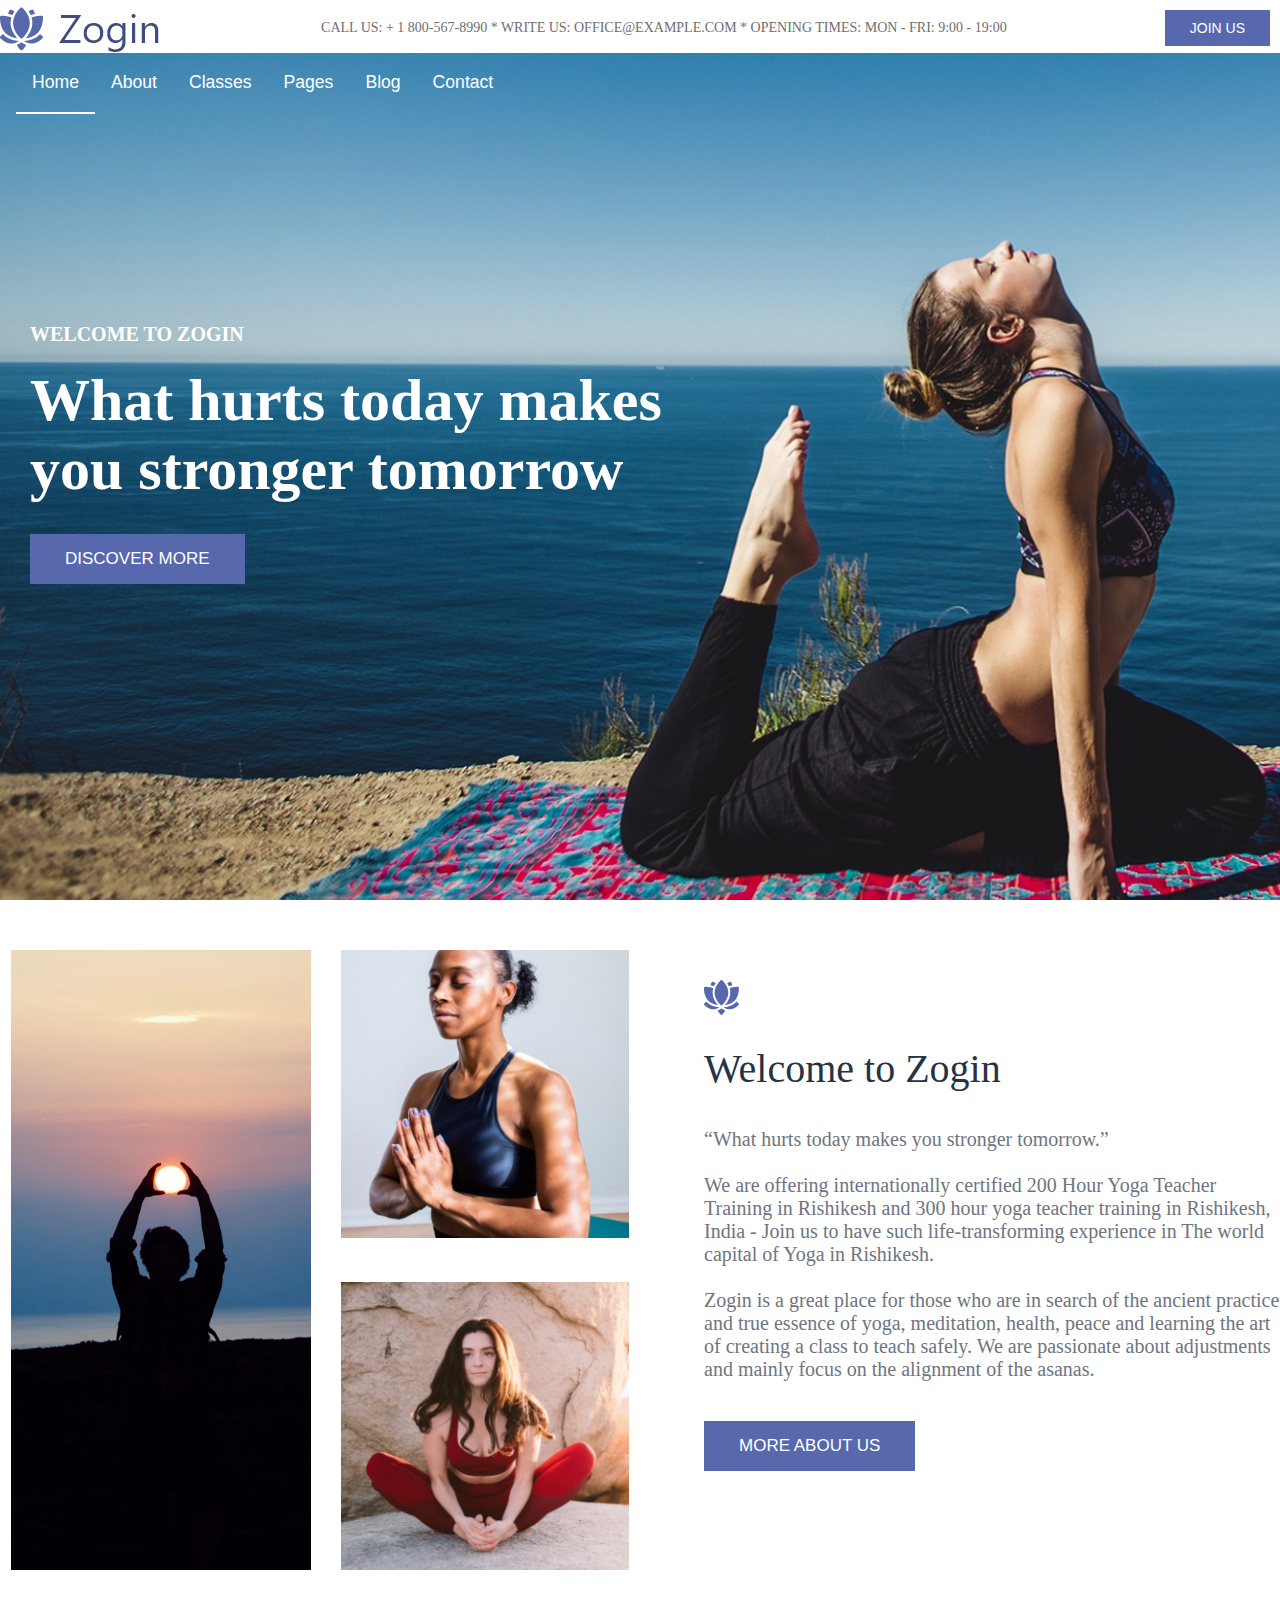
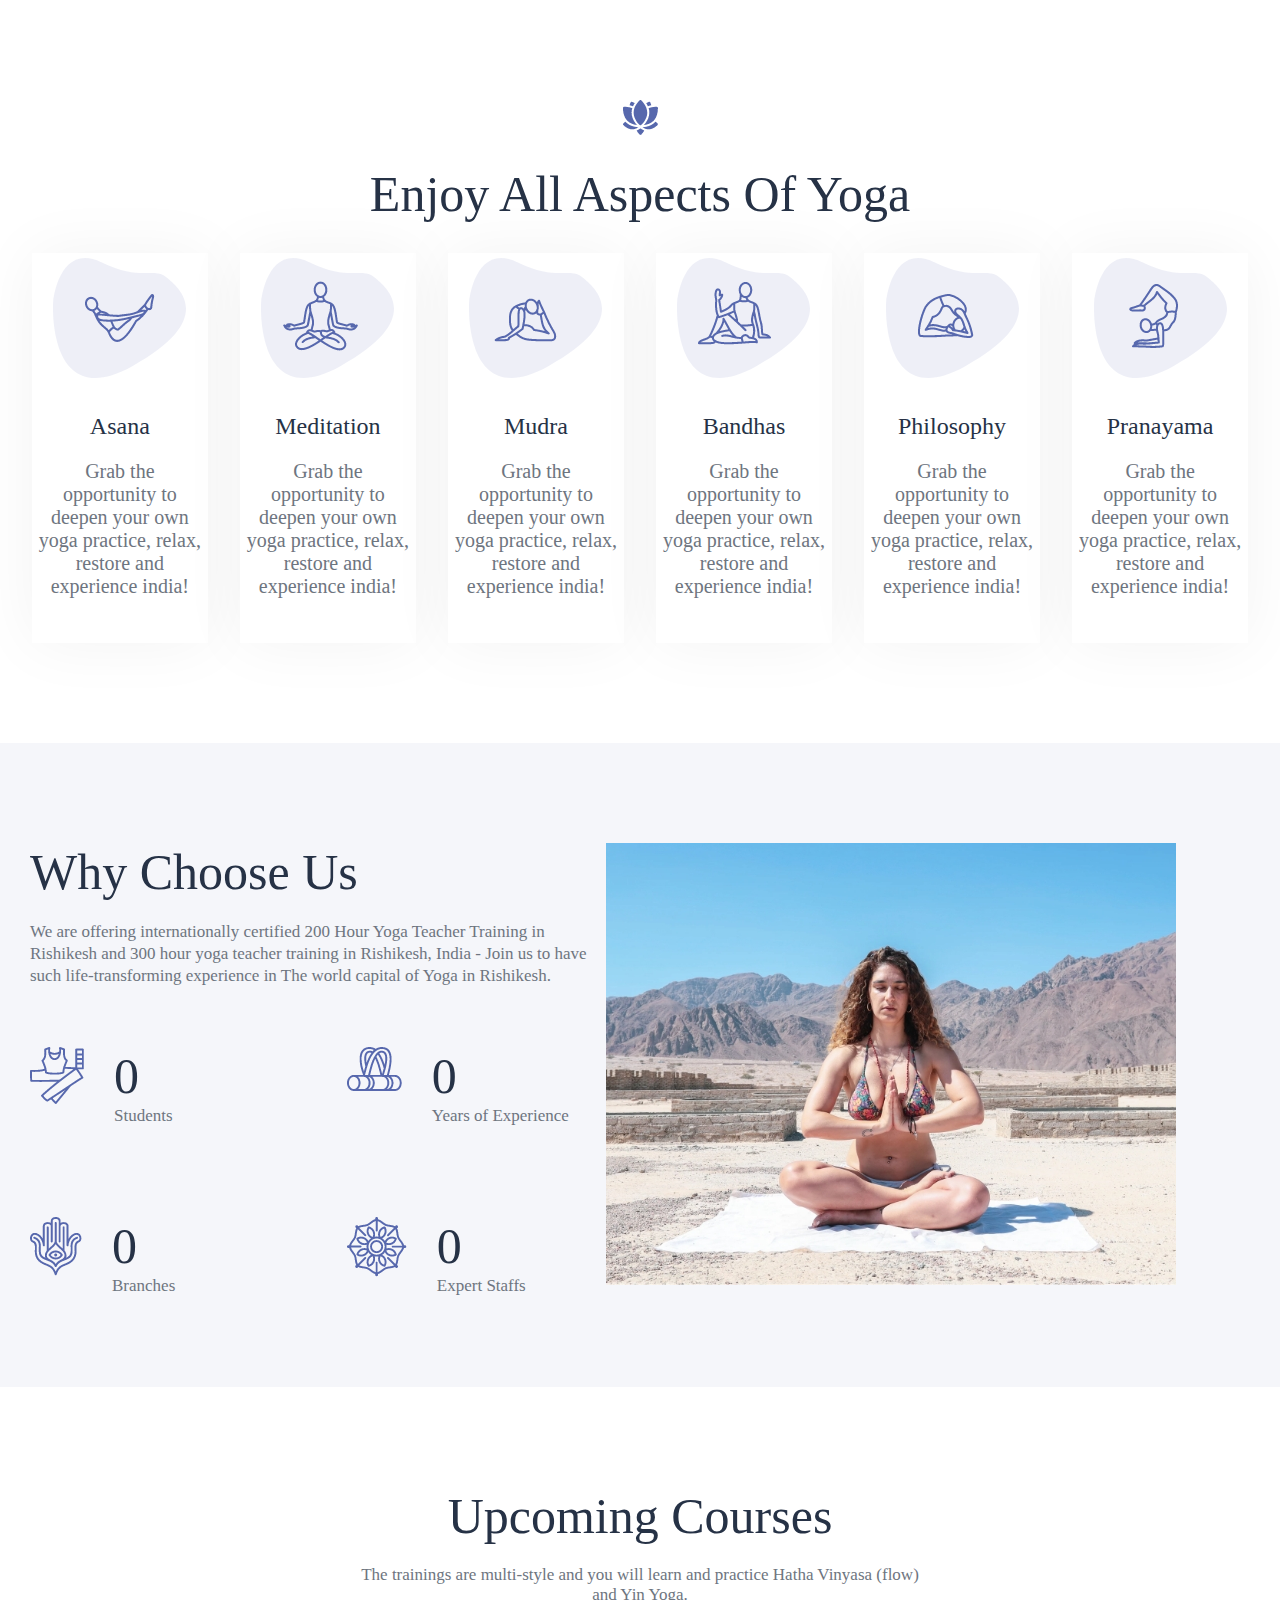
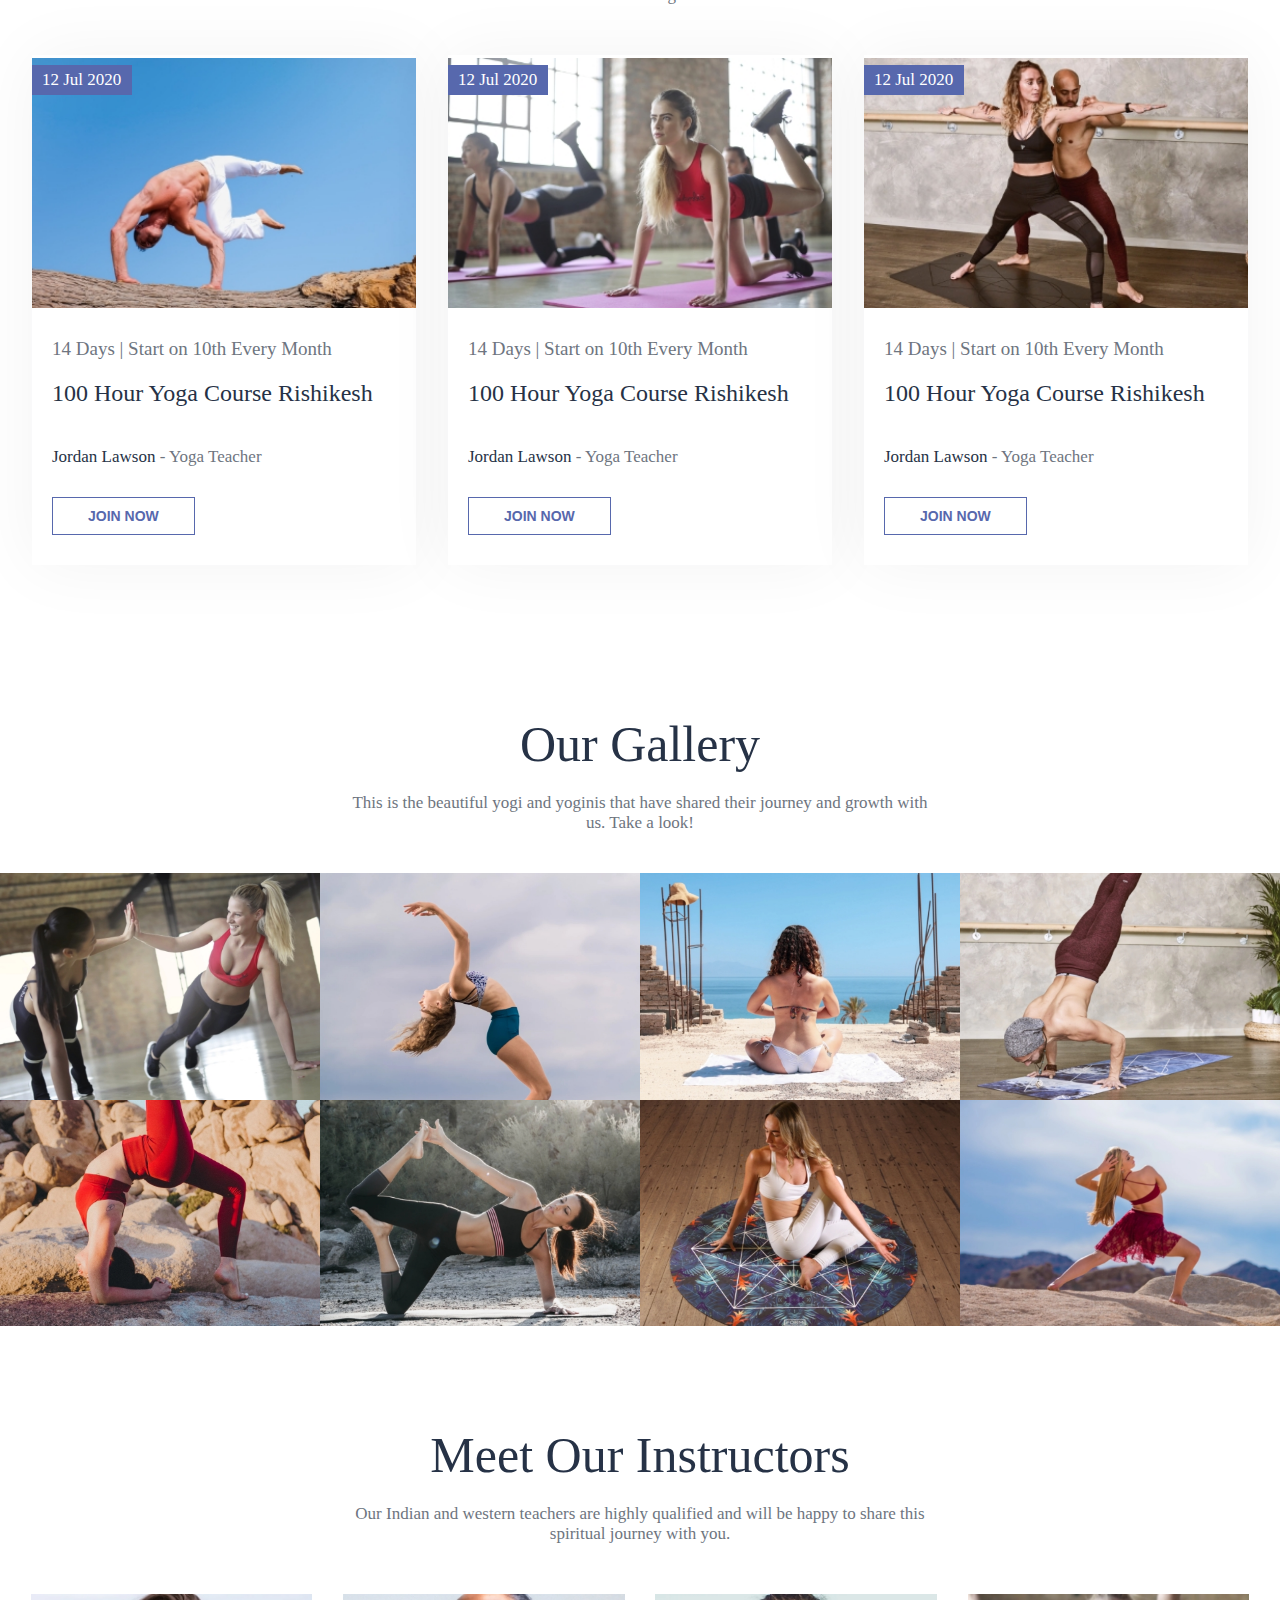
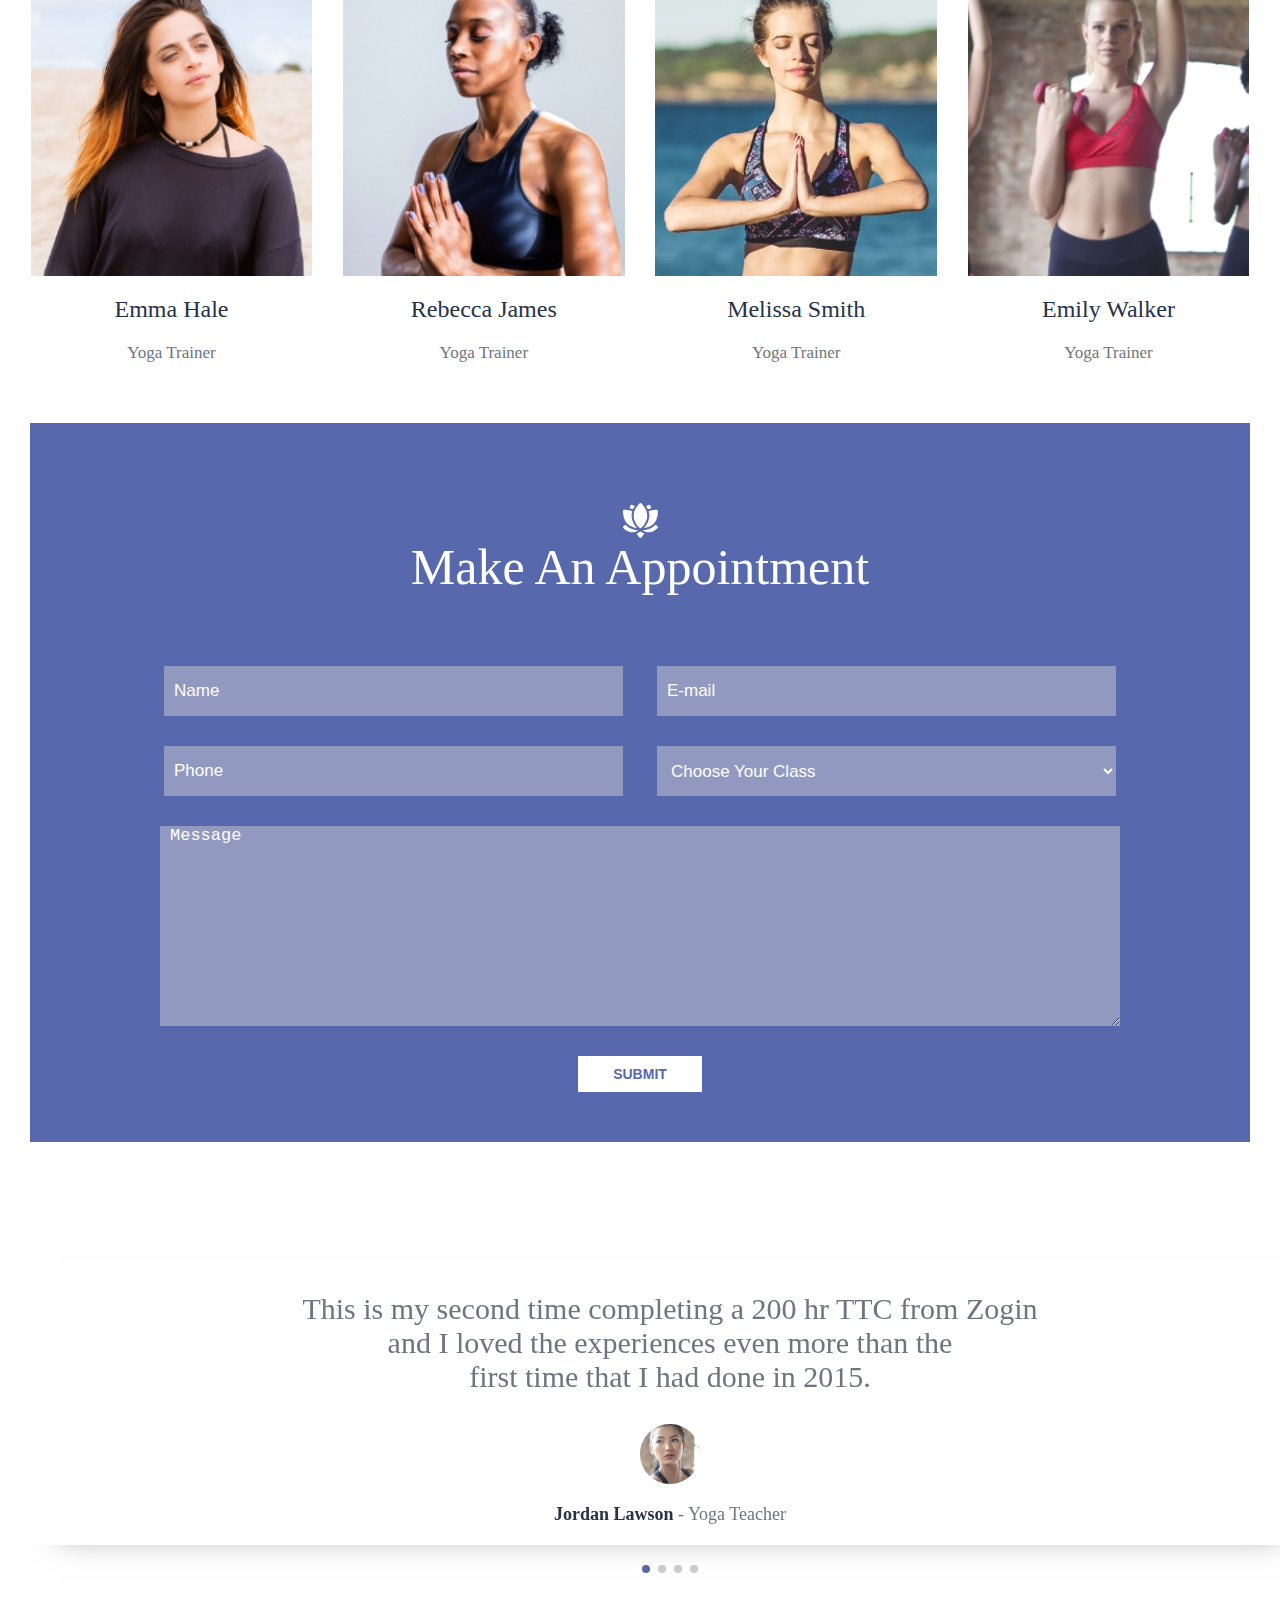
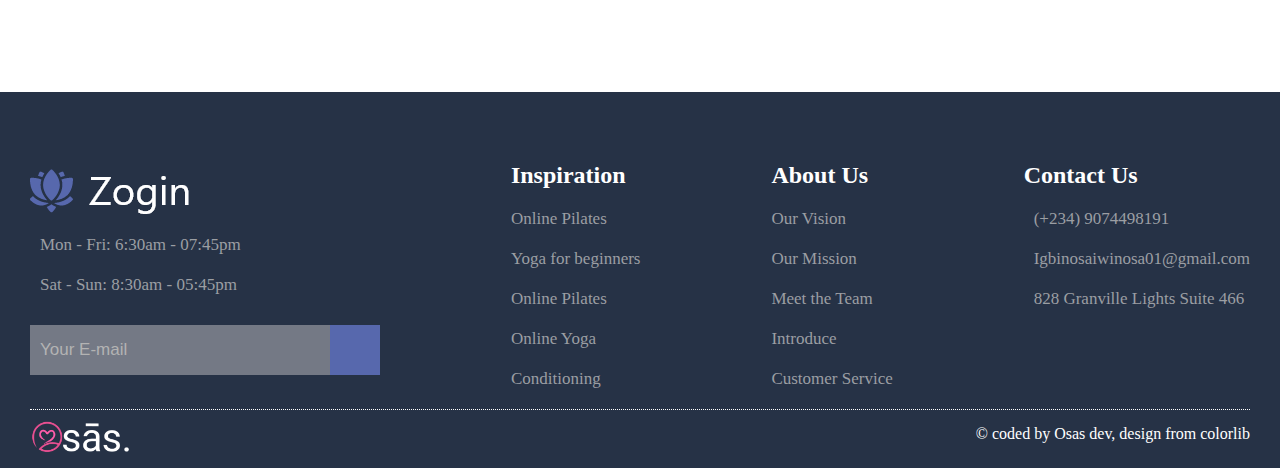
<file: index.html>
<html lang="en">
<head>
    <meta charset="UTF-8">
    <meta name="viewport" content="width=device-width, initial-scale=1.0">
    <meta http-equiv="X-UA-Compatible" content="ie=edge">
    <link rel="shortcut icon" href="img/icon.png" type="image/x-icon">
    <script src="js/Jquery3.4.1.min.js"></script>
    <script src="js/swiper.min.js"></script>
    <link rel="stylesheet" href="css/swiper.min.css">
    <link rel="stylesheet" href="https://cdnjs.cloudflare.com/ajax/libs/font-awesome/5.13.0/css/all.min.css" integrity="sha256-h20CPZ0QyXlBuAw7A+KluUYx/3pK+c7lYEpqLTlxjYQ=" crossorigin="anonymous" />
    <link rel="stylesheet" href="style.css">
    <script src="js/main.js"></script>
    <title>Zogin</title>
</head>
<body>
    <section class="a">
        <header>
            <div class="img">
                <img src="img/logo.png" alt="">
            </div>
            <div class="word">
                <p>CALL US: + 1 800-567-8990 * WRITE US: OFFICE@EXAMPLE.COM * OPENING TIMES: MON - FRI: 9:00 - 19:00</p>
            </div>
            <div class="butt">
                <button>Join Us</button>
            </div>
        </header>
        <nav class="nav">
            <div class="nav-menu flex-row">
                <div class="nav-brand">
                    <img src="img/logo.png" alt="">
                </div>
                <div class="toggle-collapse">
                        <div class="toggle-icons">
                            <i class="fas fa-bars"></i>
                        </div>
                    </div>
                <div>
                    <ul>
                        <a href="#"><li id="active">Home</li></a>
                        <a href="about.html"> <li>About</li></a>
                        <a href="classes.html"> <li>Classes</li></a>
                        <a> <li id="drop"><span onclick="myFunction()">Pages</span> 
                            <ul class="dropdown" id="myDIV">
                                <a href="classdet.html"><li>Classes details</li> </a>
                                <a href="blogdet.html"><li>Blog Details</li></a>
                                <a href="pricing.html"><li>Pricing</li></a>
                                <a href="faqs.html"><li>Faq</li></a>
                            </ul></li>
                        </a>
                        
                        <a href="blog.html"> <li>Blog</li></a>
                        <a href="contact.html"><li>Contact</li></a>
                    </ul>
                </div>
                <div class="word">
                    <p>CALL US: + 1 800-567-8990 * WRITE US: OFFICE@EXAMPLE.COM * OPENING TIMES: MON - FRI: 9:00 - 19:00</p>
                </div>
                <div class="butt">
                    <button>Join Us</button>
                </div>
                <div class="social">
                    <a href="#"><i class="fab fa-facebook-f"></i></a>
                    <a href="#"><i class="fab fa-twitter"></i></a>
                    <a href="#"><i class="fab fa-instagram"></i></a>
                    <a href="#"><i class="fab fa-linkedin"></i></a>
                </div>
            </div>
        </nav> 
        <div class="words">
            <p>Welcome to zogin</p>
            <h1>What hurts today makes you stronger tomorrow</h1>
            <button>Discover More</button>
        </div>
    </section>
    <section class="b">
        <div class="left">
            <div class="un">
                <img src="img/about/about-1.jpg" alt="">
            </div>
            <div class="duo">
                <img src="img/about/about-2.jpg" alt="">
                <img src="img/about/about-3.jpg" alt="">
            </div>
        </div>
        <div class="right">
            <div id="con">
                <img src="img/icon.png" alt="">
            </div>
            <div id="word">
                <h1>Welcome to Zogin</h1><br><br>
                <p>“What hurts today makes you stronger tomorrow.” <br><br> We are offering internationally certified 200 Hour Yoga Teacher Training in Rishikesh and 300 hour yoga teacher training in Rishikesh, India - Join us to have such life-transforming experience in The world capital of Yoga in Rishikesh.<br><br> Zogin is a great place for those who are in search of the ancient practice and true essence of yoga, meditation, health, peace and learning the art of creating a class to teach safely. We are passionate about adjustments and mainly focus on the alignment of the asanas.</p>
            </div>
            <button>more about us </button>
        </div>
    </section>
    <section class="c">
        <div id="con">
            <img src="img/icon.png" alt="">
        </div>
        <div>
            <h1>Enjoy All Aspects Of Yoga</h1>
        </div>
        <div class="mom">
            <div>
                <img src="img/services/services-1.png" alt="">
                <h2>Asana</h2>
                <p>Grab the opportunity to deepen your own yoga practice, relax, restore and experience india!</p>
            </div>
            <div>
                <img src="img/services/services-2.png" alt="">
                <h2>Meditation</h2>
                <p>Grab the opportunity to deepen your own yoga practice, relax, restore and experience india!</p>
            </div>
            <div>
                <img src="img/services/services-3.png" alt="">
                <h2>Mudra</h2>
                <p>Grab the opportunity to deepen your own yoga practice, relax, restore and experience india!</p>
            </div>
            <div>
                <img src="img/services/services-4.png" alt="">
                <h2>Bandhas</h2>
                <p>Grab the opportunity to deepen your own yoga practice, relax, restore and experience india!</p>
            </div>
            <div>
                <img src="img/services/services-5.png" alt="">
                <h2>Philosophy</h2>
                <p>Grab the opportunity to deepen your own yoga practice, relax, restore and experience india!</p>
            </div>
            <div>
                <img src="img/services/services-6.png" alt="">
                <h2>Pranayama</h2>
                <p>Grab the opportunity to deepen your own yoga practice, relax, restore and experience india!</p>
            </div>
        </div>
    </section>
    <section class="d">
        <div class="left">
            <h1>Why Choose Us</h1>
            <p>We are offering internationally certified 200 Hour Yoga Teacher Training in Rishikesh and 300 hour yoga teacher training in Rishikesh, India - Join us to have such life-transforming experience in The world capital of Yoga in Rishikesh.</p>
            <div class="mom" id="counter">
                <div id="box">
                    <div>
                        <img src="img/chooseus/choose-1.png" alt="">
                    </div>
                    <div id="hot">
                        <h2 class="counter-value" data-count="2146">0</h2>
                        <p>Students</p>
                    </div>
                </div>
                <div id="box">
                    <div>
                        <img src="img/chooseus/choose-2.png" alt="">
                    </div>
                    <div id="hot">
                        <h2 class="counter-value" data-count="15" >0</h2>
                        <p>Years of Experience</p>
                    </div>
                </div>
                <div id="box">
                    <div>
                        <img src="img/chooseus/choose-3.png" alt="">
                    </div>
                    <div id="hot">
                        <h2 class="counter-value" data-count="48">0</h2>
                        <p>Branches</p>
                    </div>
                </div>
                <div id="box">
                    <div>
                        <img src="img/chooseus/choose-4.png" alt="">
                    </div>
                    <div id="hot">
                        <h2 class="counter-value" data-count="234" >0</h2>
                        <p>Expert Staffs</p>
                    </div>
                </div>
            </div>
        </div>
        <div class="right">
            <img src="img/chooseus/choose-pic.jpg" alt="">
        </div>
    </section>
    <section class="e">
        <h1>Upcoming Courses</h1>
        <p>The trainings are multi-style and you will learn and practice Hatha Vinyasa (flow) <br>and Yin Yoga.</p>
        <div class="mom">
            <div id="men">
                <div id="rop">
                    <p>12 Jul 2020</p> 
                    <img src="img/classes/classes-1.jpg" alt="">
                </div>
                <div class="kom">
                    <p>14 Days | Start on 10th Every Month</p>
                    <h2>100 Hour Yoga Course Rishikesh</h2>
                    <p><span>Jordan Lawson</span> - Yoga Teacher </p>
                    <button>join now</button>
                </div>
            </div>
            <div id="men">
                <div id="rop">
                    <p>12 Jul 2020</p> 
                    <img src="img/classes/classes-2.jpg" alt="">
                </div>
                <div class="kom">
                    <p>14 Days | Start on 10th Every Month</p>
                    <h2>100 Hour Yoga Course Rishikesh</h2>
                    <p><span>Jordan Lawson</span> - Yoga Teacher </p>
                    <button>join now</button>
                </div>
            </div>
            <div id="men">
                <div id="rop">
                    <p>12 Jul 2020</p> 
                    <img src="img/classes/classes-3.jpg" alt="">
                </div>
                <div class="kom">
                    <p>14 Days | Start on 10th Every Month</p>
                    <h2>100 Hour Yoga Course Rishikesh</h2>
                    <p><span>Jordan Lawson</span> - Yoga Teacher </p>
                    <button>join now</button>
                </div>
            </div>
        </div>
    </section>
    <section class="f">
        <h1>Our Gallery</h1>
        <p>This is the beautiful yogi and yoginis that have shared their journey and growth with <br>us. Take a look!</p>
        <div class="mom">
            <div>
                <img src="img/gallery/gallery-1.jpg" alt="">
            </div>
            <div>
                <img src="img/gallery/gallery-2.jpg" alt="">
            </div>
            <div>
                <img src="img/gallery/gallery-3.jpg" alt="">
            </div>
            <div>
                <img src="img/gallery/gallery-4.jpg" alt="">
            </div>
            <div>
                <img src="img/gallery/gallery-5.jpg" alt="">
            </div>
            <div>
                <img src="img/gallery/gallery-6.jpg" alt="">
            </div>
            <div>
                <img src="img/gallery/gallery-7.jpg" alt="">
            </div>
            <div>
                <img src="img/gallery/gallery-8.jpg" alt="">
            </div>
        </div>
    </section>
    <section class="g">
        <h1>Meet Our Instructors</h1>
        <p>Our Indian and western teachers are highly qualified and will be happy to share this <br>spiritual journey with you.</p>
        <div class="mom">
            <div>
                <img src="img/instructor/instructor-1.jpg" alt="">
                <h2>Emma Hale</h2>
                <p>Yoga Trainer</p>
            </div>
            <div>
                <img src="img/instructor/instructor-2.jpg" alt="">
                <h2>Rebecca James</h2>
                <p>Yoga Trainer</p>
            </div>
            <div>
                <img src="img/instructor/instructor-3.jpg" alt="">
                <h2>Melissa Smith</h2>
                <p>Yoga Trainer</p>
            </div>
            <div>
                <img src="img/instructor/instructor-4.jpg" alt="">
                <h2>Emily Walker</h2>
                <p>Yoga Trainer</p>
            </div>
        </div>
    </section>
    <section class="h">
        <div id="con">
            <img src="img/icon-white.png" alt="">
            <h1>Make An Appointment</h1>
        </div>
        <form action="">
            <input type="text" name="" placeholder="Name" id="ty">
            <input type="email" name="" placeholder="E-mail" id="ty">
            <input type="text" name="" id="ty" placeholder="Phone">
            <select name="" id="ty">
                <option value="">Choose Your Class</option>
            </select>
            <textarea name="" id="tt" cols="30" rows="10" placeholder="Message"></textarea>
            <button>Submit</button>
        </form>

    </section>
    <section class="i">
        <div class="swiper-container">
            <div class="swiper-wrapper">
                <div class="swiper-slide">
                    <i class="fa  fa-quote-left"></i>
                    <div>
                        <div>
                            <p class="p">This is my second time completing a 200 hr TTC from Zogin<br> and I loved the experiences even more than the <br>first time that I had done in 2015.</p>
                            <div id="gaf">
                                <img src="img/testimonial/testimonial-1.png" alt="">
                                <p><span>Jordan Lawson</span> - Yoga Teacher </p>
                            </div>
                        </div>
                    </div>
                </div>
                <div class="swiper-slide">
                    <i class="fa  fa-quote-left"></i>
                    <div>
                        <div>
                            <p class="p">This is my second time completing a 200 hr TTC from Zogin<br> and I loved the experiences even more than the<br> first time that I had done in 2015.</p>
                            <div id="gaf">
                                <img src="img/testimonial/testimonial-1.png" alt="">
                                <p><span>Jordan Lawson</span> - Yoga Teacher </p>
                            </div>
                        </div>
                    </div>
                </div>
                <div class="swiper-slide">
                    <i class="fa  fa-quote-left"></i>
                    <div>
                        <div>
                            <p class="p">This is my second time completing a 200 hr TTC from Zogin<br> and I loved the experiences even more than the <br>first time that I had done in 2015.</p>
                            <div id="gaf">
                                <img src="img/testimonial/testimonial-1.png" alt="">
                                <p><span>Jordan Lawson</span> - Yoga Teacher </p>
                            </div>
                        </div>
                    </div>
                </div>
                <div class="swiper-slide">
                    <i class="fa  fa-quote-left"></i>
                    <div>
                        <div>
                            <p class="p">This is my second time completing a 200 hr TTC from <br>Zogin and I loved the experiences even more than the <br>first time that I had done in 2015.</p>
                            <div id="gaf">
                                <img src="img/testimonial/testimonial-1.png" alt="">
                                <p><span>Jordan Lawson</span> - Yoga Teacher </p>
                            </div>
                        </div>
                    </div>
                </div>
            </div>
            <div class="swiper-pagination"></div>
        </div>
    </section>
    <footer>
        <div class="mom">
            <div>
                <div>
                    <img src="img/footer-logo.png" alt="">
                </div>
                <div>
                    <i class="fas fa-clock"></i>
                    <p>Mon - Fri: 6:30am - 07:45pm</p>
                </div>
                <div>
                    <i class="fas fa-clock"></i>
                    <p>Sat - Sun: 8:30am - 05:45pm</p>
                </div>
                <div>
                    <form action="">
                        <input type="email" name="" id="" placeholder="Your E-mail" required>
                        <div>
                            <i class="fas fa-paper-plane"type="submit" ></i>
                        </div>
                        
                    </form>  
                </div>
            </div>
            <div>
                <h2>Inspiration</h2>
                <ul>
                    <a href="#"><li>Online Pilates</li></a>
                    <a href="#"><li>Yoga for beginners</li></a>
                    <a href="#"><li>Online Pilates</li></a>
                    <a href="#"><li>Online Yoga</li></a>
                    <a href="#"><li>Conditioning</li></a>
                </ul>
            </div>
            <div>
                <h2>About Us</h2>
                <ul>
                    <a href="#"><li>Our Vision</li></a>
                    <a href="#"><li>Our Mission</li></a>
                    <a href="#"><li>Meet the Team</li></a>
                    <a href="#"><li>Introduce</li></a>
                    <a href="#"><li>Customer Service</li></a>
                </ul>
            </div>
            <div>
                <h2>Contact Us</h2>
                <ul>
                    <li>
                        <i class="fas fa-phone"></i>
                        <p> (+234) 9074498191</p>
                    </li>
                    <li>
                        <i class="fas fa-envelope"></i>
                        <p>Igbinosaiwinosa01@gmail.com</p>
                    </li>
                    <li>
                        <i class="fas fa-map-marker"></i>
                        <p>828 Granville Lights Suite 466</p>
                    </li>
                </ul>
            </div>
        </div>
        <div class="fie"><img src="img/logowh.png" alt=""> <span>&copy; coded by Osas dev, design from colorlib</span></div>
    </footer>
    
    
</body>
</html>
</file>
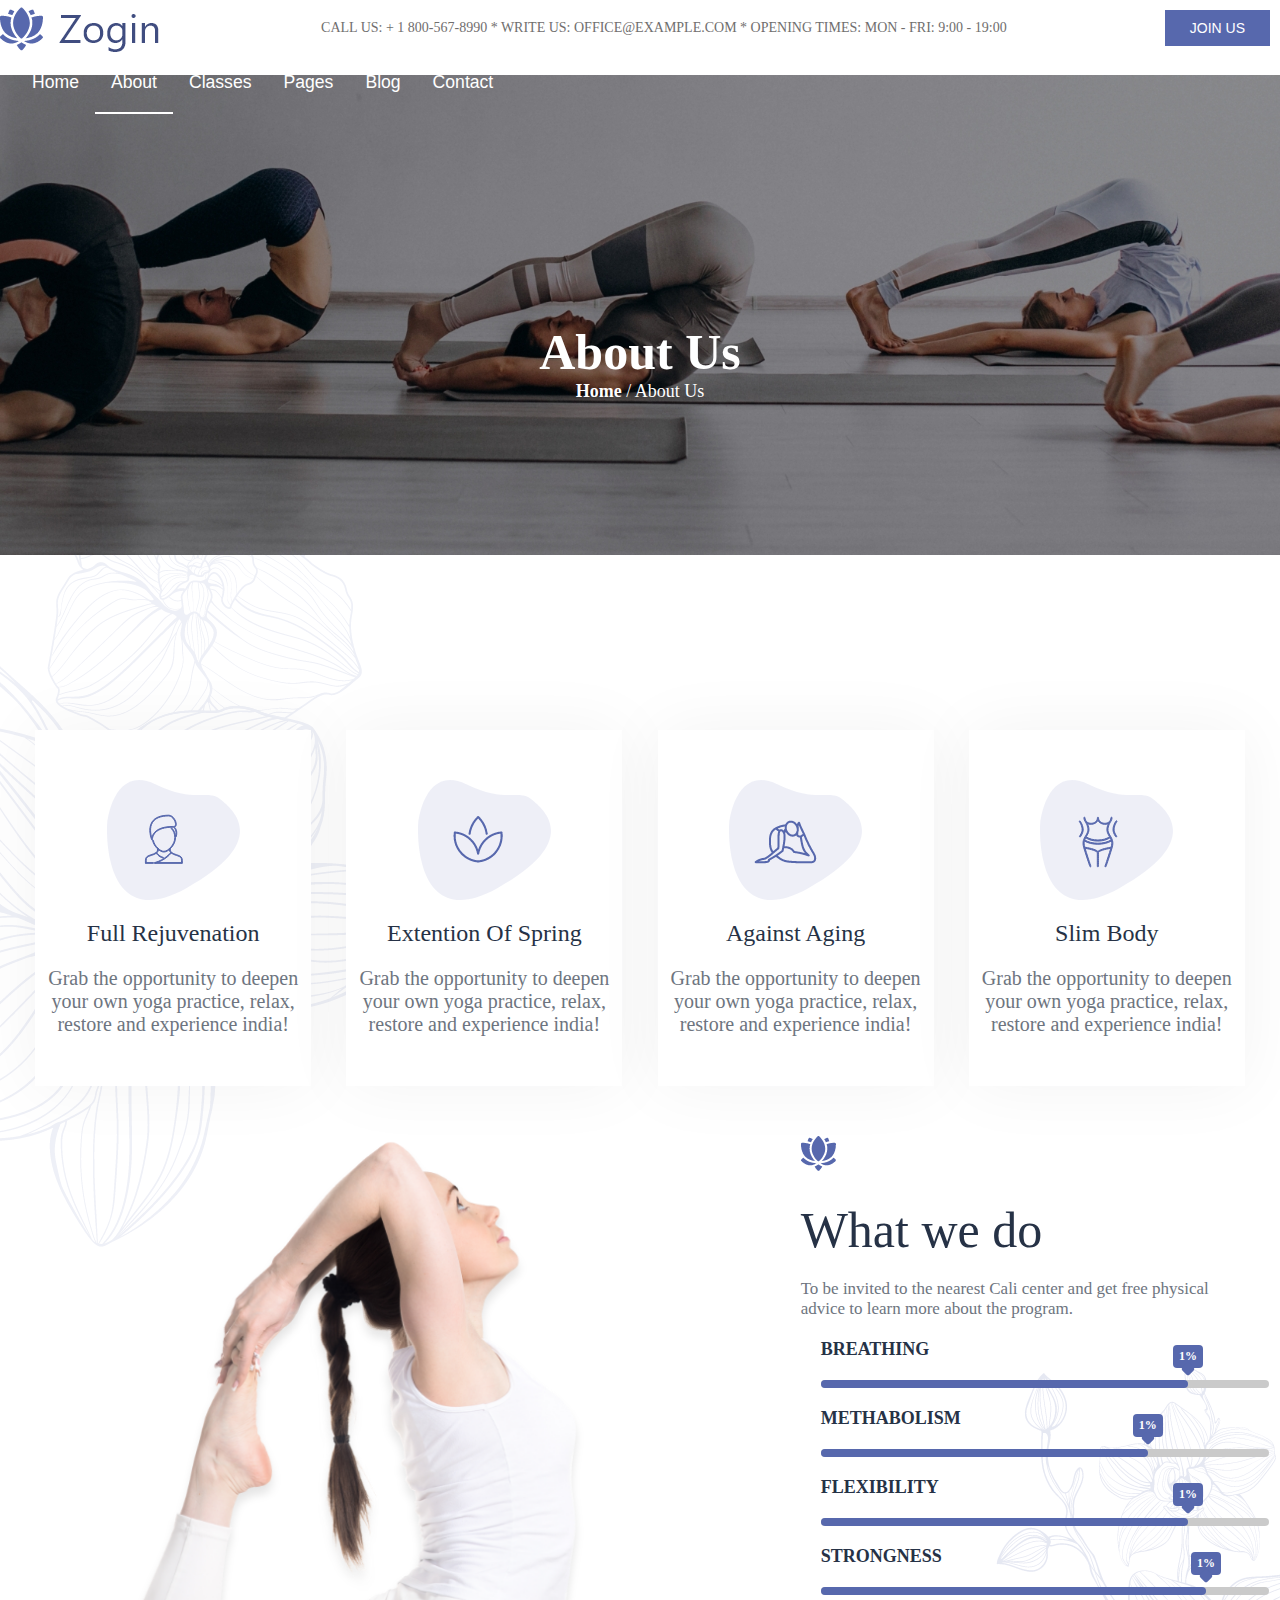
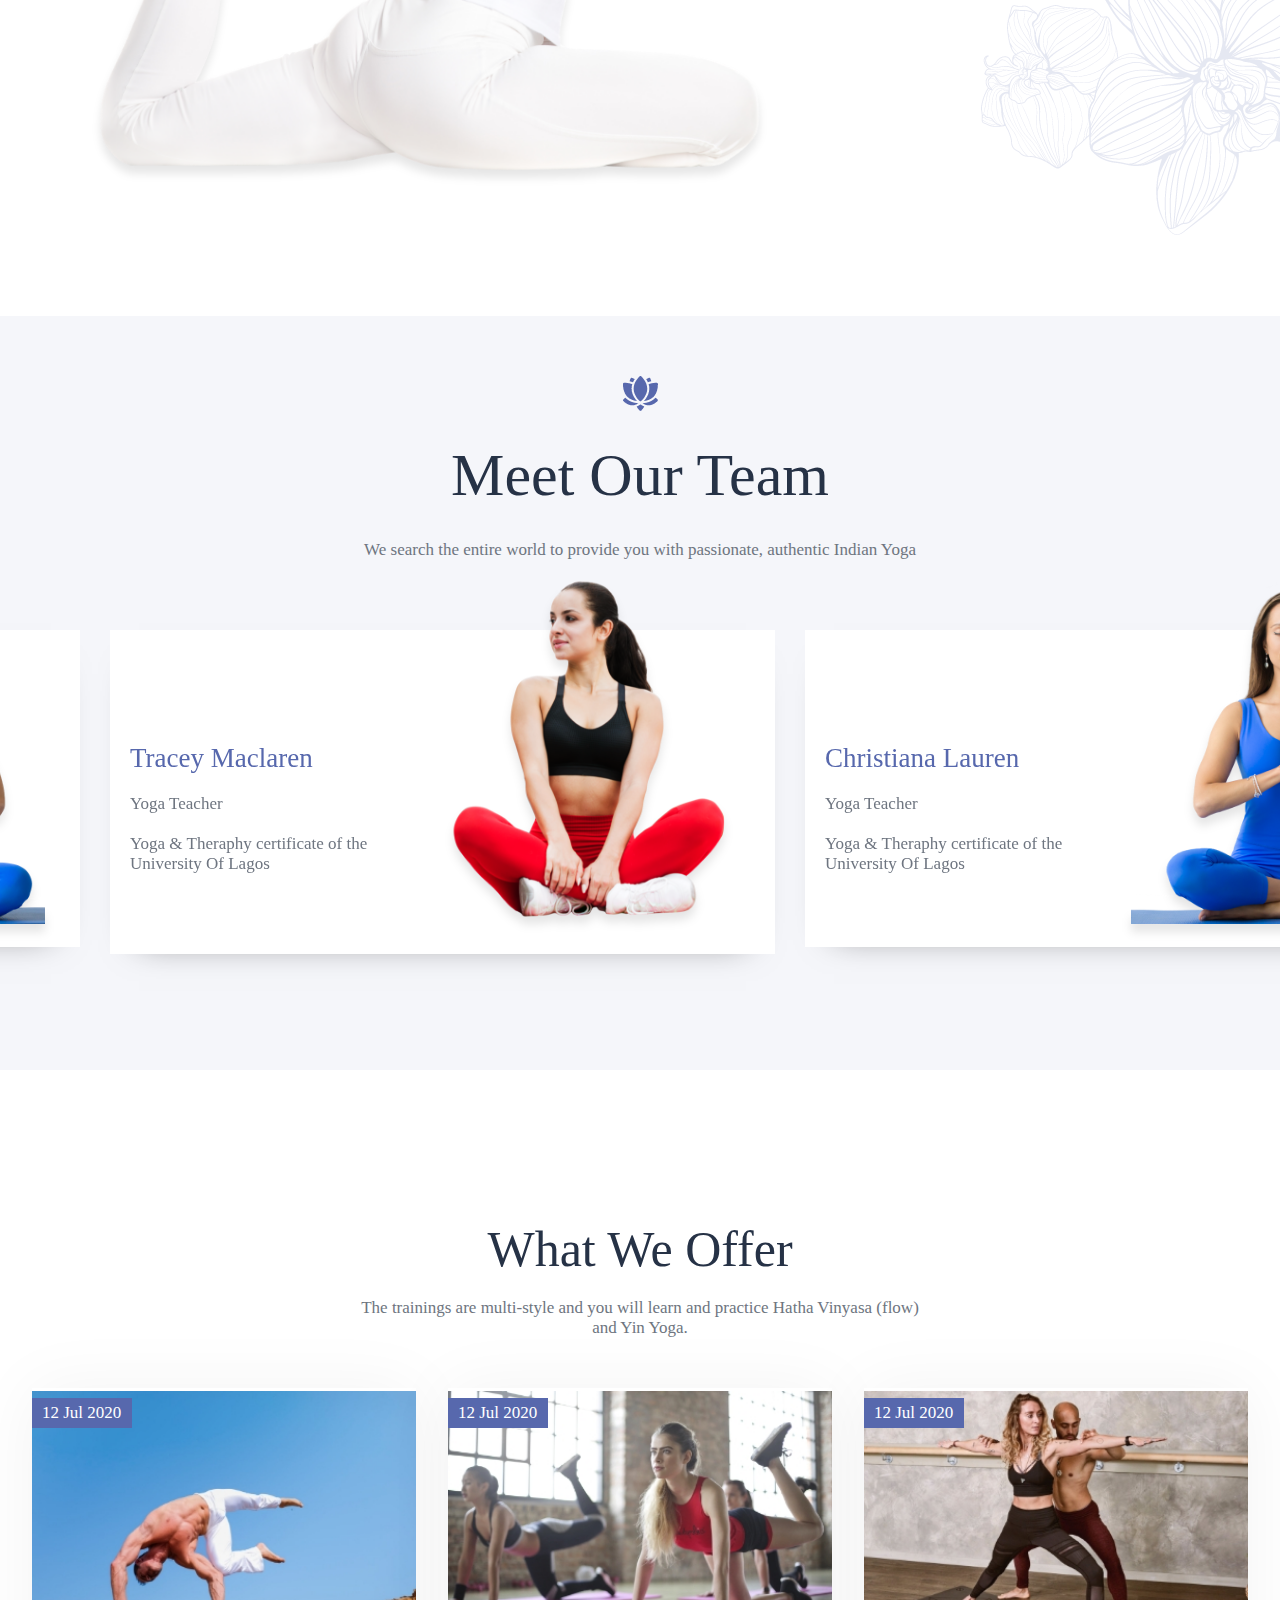
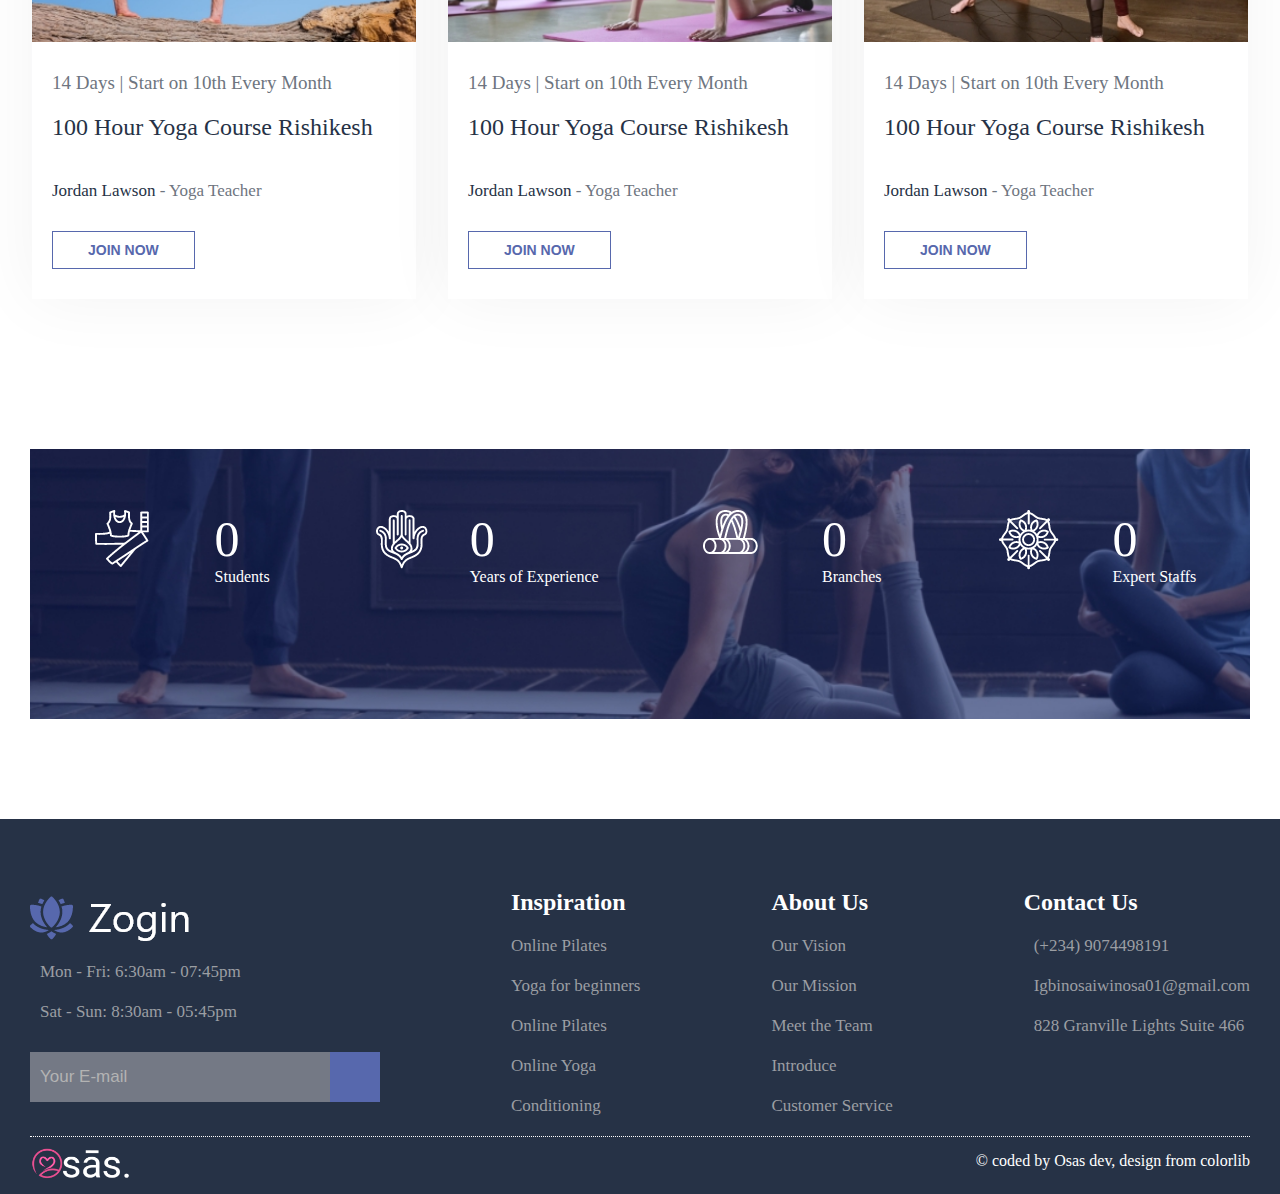
<file: about.html>
<html lang="en">
<head>
    <meta charset="UTF-8">
    <meta name="viewport" content="width=device-width, initial-scale=1.0">
    <meta http-equiv="X-UA-Compatible" content="ie=edge">
    <link rel="shortcut icon" href="img/icon.png" type="image/x-icon">
    <script src="js/Jquery3.4.1.min.js"></script>
    <script src="js/swiper.min.js"></script>
    <link rel="stylesheet" href="css/swiper.min.css">
    <link rel="stylesheet" href="https://cdnjs.cloudflare.com/ajax/libs/font-awesome/5.13.0/css/all.min.css" integrity="sha256-h20CPZ0QyXlBuAw7A+KluUYx/3pK+c7lYEpqLTlxjYQ=" crossorigin="anonymous" />
    <link rel="stylesheet" href="style.css">
    <script src="js/main.js"></script>
    <title>Zogin</title>
</head>
<body>
    <section class="j">
        <header>
            <div class="img">
                <img src="img/logo.png" alt="">
            </div>
            <div class="word">
                <p>CALL US: + 1 800-567-8990 * WRITE US: OFFICE@EXAMPLE.COM * OPENING TIMES: MON - FRI: 9:00 - 19:00</p>
            </div>
            <div class="butt">
                <button>Join Us</button>
            </div>
        </header>
        <nav class="nav">
            <div class="nav-menu flex-row">
                <div class="nav-brand">
                    <img src="img/logo.png" alt="">
                </div>
                <div class="toggle-collapse">
                        <div class="toggle-icons">
                            <i class="fas fa-bars"></i>
                        </div>
                    </div>
                <div>
                    <ul>
                        <a href="index.html"><li >Home</li></a>
                        <a href="#"> <li id="active">About</li></a>
                        <a href="classes.html"> <li>Classes</li></a>
                        <a> <li id="drop"><span onclick="myFunction()">Pages</span> 
                            <ul class="dropdown" id="myDIV">
                                <a href="classdet.html"><li>Classes details</li> </a>
                                <a href="blogdet.html"><li>Blog Details</li></a>
                                <a href="pricing.html"><li>Pricing</li></a>
                                <a href="faqs.html"><li>Faq</li></a>
                            </ul></li>
                        </a>
                        
                        <a href="blog.html"> <li>Blog</li></a>
                        <a href="contact.html"><li>Contact</li></a>
                    </ul>
                </div>
                <div class="word">
                    <p>CALL US: + 1 800-567-8990 * WRITE US: OFFICE@EXAMPLE.COM * OPENING TIMES: MON - FRI: 9:00 - 19:00</p>
                </div>
                <div class="butt">
                    <button>Join Us</button>
                </div>
                <div class="social">
                    <a href="#"><i class="fab fa-facebook-f"></i></a>
                    <a href="#"><i class="fab fa-twitter"></i></a>
                    <a href="#"><i class="fab fa-instagram"></i></a>
                    <a href="#"><i class="fab fa-linkedin"></i></a>
                </div>
            </div>
        </nav> 
        <div class="words">
            <h1>About Us</h1>
            <p><span><a href="index.html">Home</a></span> / About Us</p>
        </div>
    </section>
    <section class="k">
        <div class="mom">
            <div id="iu">
                <div>
                    <img src="img/about/af-1.png" alt="">
                </div>
                <div>
                    <h2>Full Rejuvenation</h2>
                    <p>Grab the opportunity to deepen your own yoga practice, relax, restore and experience india!</p>
                </div>
            </div>
            <div id="iu">
                <div>
                    <img src="img/about/af-2.png" alt="">
                </div>
                <div>
                    <h2>Extention Of Spring</h2>
                    <p>Grab the opportunity to deepen your own yoga practice, relax, restore and experience india!</p>
                </div>
            </div>
            <div id="iu">
                <div>
                    <img src="img/about/af-3.png" alt="">
                </div>
                <div>
                    <h2>Against Aging</h2>
                    <p>Grab the opportunity to deepen your own yoga practice, relax, restore and experience india!</p>
                </div>
            </div>
            <div id="iu">
                <div>
                    <img src="img/about/af-4.png" alt="">
                </div>
                <div>
                    <h2>Slim Body</h2>
                    <p>Grab the opportunity to deepen your own yoga practice, relax, restore and experience india!</p>
                </div>
            </div>
        </div>
        <div class="mom1">
            <div id="mon">
                <img src="img/about/about-page-pic.png" alt="">
            </div>
            <div id="mon1">
                <div>
                    <img src="img/icon.png" alt="">
                </div>
                <div>
                    <h1>What we do</h1>
                    <p>To be invited to the nearest Cali center and get free physical advice to learn more about the program.</p>
                </div>
                <div class="skills">
                    <div class="skill">
                    <div class="skill-name">Breathing</div>
                    <div class="skill-bar">
                        <div class="skill-per" per="82"></div>
                    </div>
                    </div>
            
                    <div class="skill">
                    <div class="skill-name">Methabolism</div>
                    <div class="skill-bar">
                        <div class="skill-per" per="73"></div>
                    </div>
                    </div>
            
                    <div class="skill">
                    <div class="skill-name">Flexibility</div>
                    <div class="skill-bar">
                        <div class="skill-per" per="82"></div>
                    </div>
                   </div>

                   <div class="skill">
                    <div class="skill-name">Strongness</div>
                    <div class="skill-bar">
                        <div class="skill-per" per="86"></div>
                    </div>
                   </div>
                </div>
            </div>
            
        </div>
    </section>
    <section class="l">
        <div>
            <img src="img/icon.png" alt="">
            <h1>Meet Our Team</h1>
            <p>We search the entire world to provide you with passionate, authentic Indian Yoga</p>
        </div>
        <div class="mom">
            <div class="swiper-container2">
                <div class="swiper-wrapper">
                    <div class="swiper-slide">
                        <div>
                            <h2>Tracey Maclaren</h2>
                            <p>Yoga Teacher</p>
                            <p>Yoga & Theraphy certificate of the University Of Lagos</p>
                        </div>
                        <div id="wel">
                            <img src="img/team/team-2.png" alt="">
                        </div>
                    </div>
                    <div class="swiper-slide">
                        <div>
                            <h2>Christiana Lauren</h2>
                            <p>Yoga Teacher</p>
                            <p>Yoga & Theraphy certificate of the University Of Lagos</p>
                        </div>
                        <div id="wel">
                            <img src="img/team/team-1.png" alt="">
                        </div>
                    </div>
                    <div class="swiper-slide">
                        <div>
                            <h2>Tracey Maclaren</h2>
                            <p>Yoga Teacher</p>
                            <p>Yoga & Theraphy certificate of the University Of Lagos</p>
                        </div>
                        <div id="wel">
                            <img src="img/team/team-2.png" alt="">
                        </div>
                    </div>
                    <div class="swiper-slide">
                        <div>
                            <h2>Christiana Lauren</h2>
                            <p>Yoga Teacher</p>
                            <p>Yoga & Theraphy certificate of the University Of Lagos</p>
                        </div>
                        <div id="wel">
                            <img src="img/team/team-1.png" alt="">
                        </div>
                    </div>
                </div>
            </div>
        </div>
    </section>
    <section class="e">
        <h1>What We Offer</h1>
        <p>The trainings are multi-style and you will learn and practice Hatha Vinyasa (flow) <br>and Yin Yoga.</p>
        <div class="mom">
            <div id="men">
                <div id="rop">
                    <p>12 Jul 2020</p> 
                    <img src="img/classes/classes-1.jpg" alt="">
                </div>
                <div class="kom">
                    <p>14 Days | Start on 10th Every Month</p>
                    <h2>100 Hour Yoga Course Rishikesh</h2>
                    <p><span>Jordan Lawson</span> - Yoga Teacher </p>
                    <button>join now</button>
                </div>
            </div>
            <div id="men">
                <div id="rop">
                    <p>12 Jul 2020</p> 
                    <img src="img/classes/classes-2.jpg" alt="">
                </div>
                <div class="kom">
                    <p>14 Days | Start on 10th Every Month</p>
                    <h2>100 Hour Yoga Course Rishikesh</h2>
                    <p><span>Jordan Lawson</span> - Yoga Teacher </p>
                    <button>join now</button>
                </div>
            </div>
            <div id="men">
                <div id="rop">
                    <p>12 Jul 2020</p> 
                    <img src="img/classes/classes-3.jpg" alt="">
                </div>
                <div class="kom">
                    <p>14 Days | Start on 10th Every Month</p>
                    <h2>100 Hour Yoga Course Rishikesh</h2>
                    <p><span>Jordan Lawson</span> - Yoga Teacher </p>
                    <button>join now</button>
                </div>
            </div>
        </div>
    </section>
    <section class="m">
        <div class="mom" id="counter">
            <div id="box">
                <div>
                    <img src="img/counter/counter-1.png" alt="">
                </div>
                <div id="hot">
                    <h2 class="counter-value" data-count="2146">0</h2>
                    <p>Students</p>
                </div>
            </div>
            <div id="box">
                <div>
                    <img src="img/counter/counter-2.png" alt="">
                </div>
                <div id="hot">
                    <h2 class="counter-value" data-count="15" >0</h2>
                    <p>Years of Experience</p>
                </div>
            </div>
            <div id="box">
                <div>
                    <img src="img/counter/counter-3.png" alt="">
                </div>
                <div id="hot">
                    <h2 class="counter-value" data-count="48">0</h2>
                    <p>Branches</p>
                </div>
            </div>
            <div id="box">
                <div>
                    <img src="img/counter/counter-4.png" alt="">
                </div>
                <div id="hot">
                    <h2 class="counter-value" data-count="234" >0</h2>
                    <p>Expert Staffs</p>
                </div>
            </div>
        </div>
    </section>
    <footer>
        <div class="mom">
            <div>
                <div>
                    <img src="img/footer-logo.png" alt="">
                </div>
                <div>
                    <i class="fas fa-clock"></i>
                    <p>Mon - Fri: 6:30am - 07:45pm</p>
                </div>
                <div>
                    <i class="fas fa-clock"></i>
                    <p>Sat - Sun: 8:30am - 05:45pm</p>
                </div>
                <div>
                    <form action="">
                        <input type="email" name="" id="" placeholder="Your E-mail" required>
                        <div>
                            <i class="fas fa-paper-plane"type="submit" ></i>
                        </div>
                        
                    </form>  
                </div>
            </div>
            <div>
                <h2>Inspiration</h2>
                <ul>
                    <a href="#"><li>Online Pilates</li></a>
                    <a href="#"><li>Yoga for beginners</li></a>
                    <a href="#"><li>Online Pilates</li></a>
                    <a href="#"><li>Online Yoga</li></a>
                    <a href="#"><li>Conditioning</li></a>
                </ul>
            </div>
            <div>
                <h2>About Us</h2>
                <ul>
                    <a href="#"><li>Our Vision</li></a>
                    <a href="#"><li>Our Mission</li></a>
                    <a href="#"><li>Meet the Team</li></a>
                    <a href="#"><li>Introduce</li></a>
                    <a href="#"><li>Customer Service</li></a>
                </ul>
            </div>
            <div>
                <h2>Contact Us</h2>
                <ul>
                    <li>
                        <i class="fas fa-phone"></i>
                        <p> (+234) 9074498191</p>
                    </li>
                    <li>
                        <i class="fas fa-envelope"></i>
                        <p>Igbinosaiwinosa01@gmail.com</p>
                    </li>
                    <li>
                        <i class="fas fa-map-marker"></i>
                        <p>828 Granville Lights Suite 466</p>
                    </li>
                </ul>
            </div>
        </div>
        <div class="fie"><img src="img/logowh.png" alt=""> <span>&copy; coded by Osas dev, design from colorlib</span></div>
    </footer>
    
    
</body>
</html>
</file>
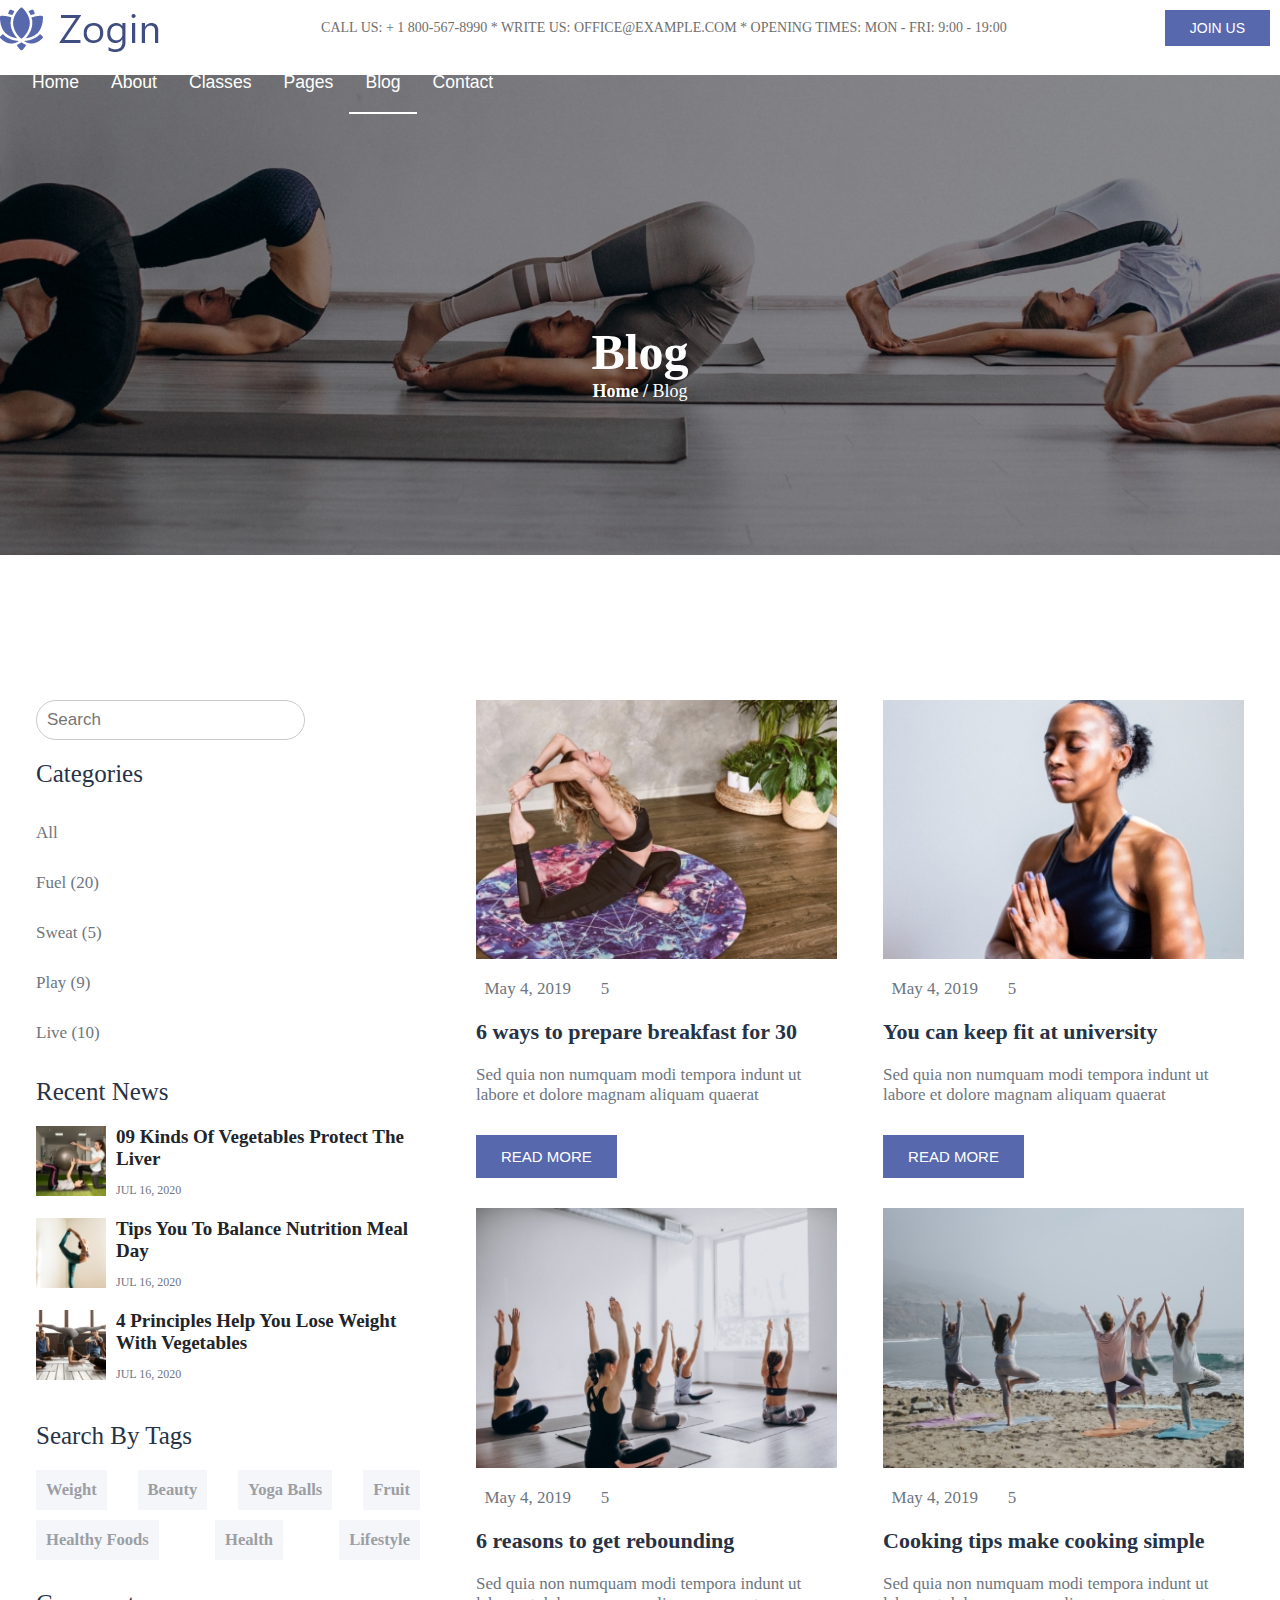
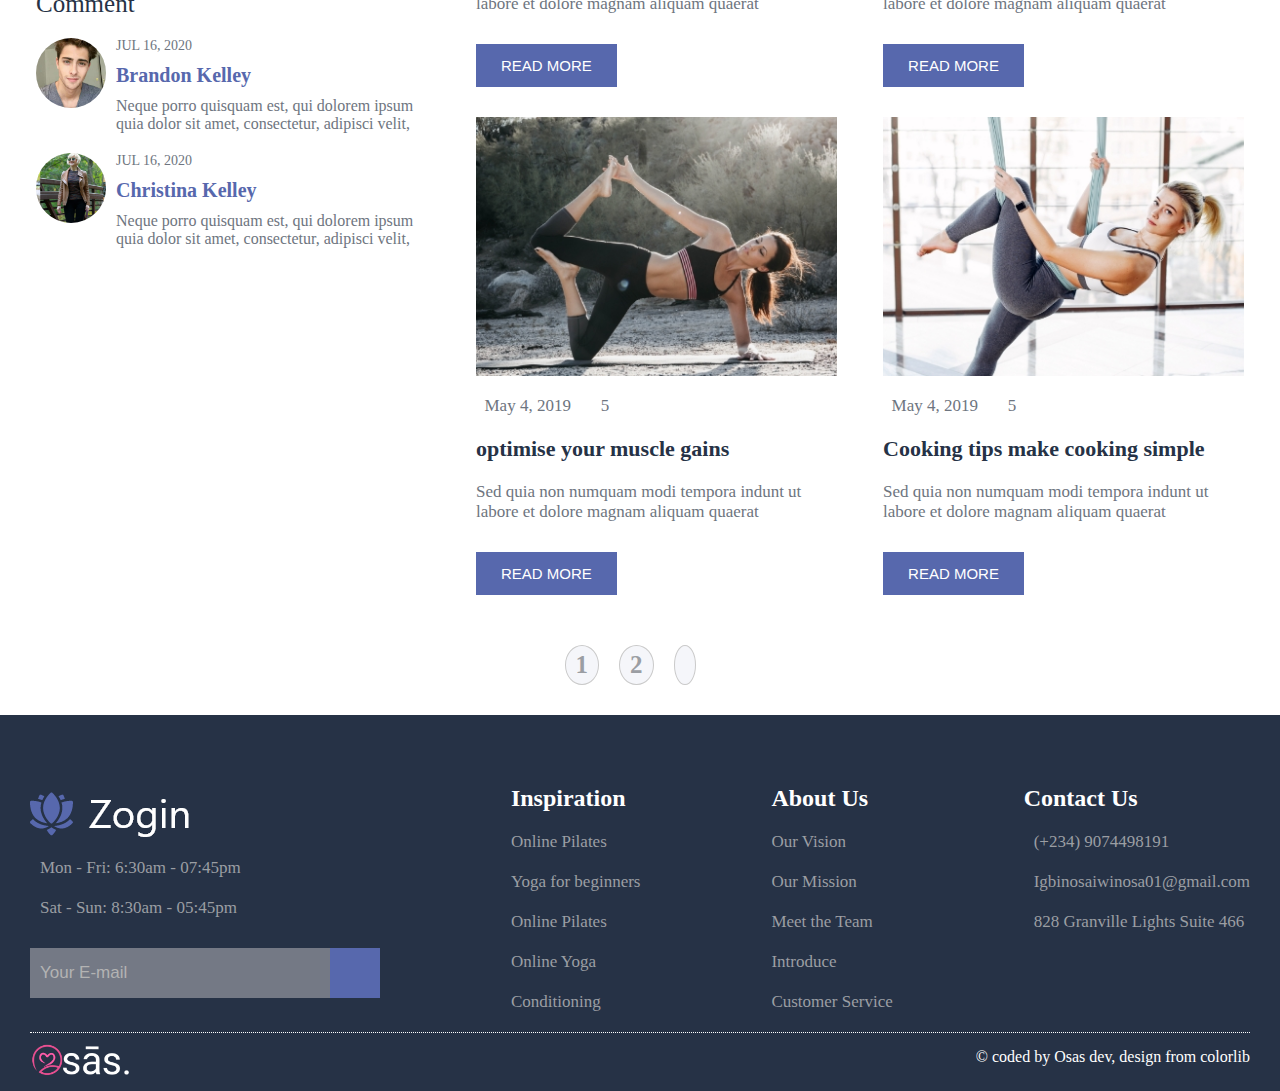
<file: blog.html>
<html lang="en">
<head>
    <meta charset="UTF-8">
    <meta name="viewport" content="width=device-width, initial-scale=1.0">
    <meta http-equiv="X-UA-Compatible" content="ie=edge">
    <link rel="shortcut icon" href="img/icon.png" type="image/x-icon">
    <script src="js/Jquery3.4.1.min.js"></script>
    <script src="js/swiper.min.js"></script>
    <link rel="stylesheet" href="css/swiper.min.css">
    <link rel="stylesheet" href="https://cdnjs.cloudflare.com/ajax/libs/font-awesome/5.13.0/css/all.min.css" integrity="sha256-h20CPZ0QyXlBuAw7A+KluUYx/3pK+c7lYEpqLTlxjYQ=" crossorigin="anonymous" />
    <link rel="stylesheet" href="style.css">
    <script src="js/main.js"></script>
    <title>Zogin</title>
</head>
<body>
    <section class="j">
        <header>
            <div class="img">
                <img src="img/logo.png" alt="">
            </div>
            <div class="word">
                <p>CALL US: + 1 800-567-8990 * WRITE US: OFFICE@EXAMPLE.COM * OPENING TIMES: MON - FRI: 9:00 - 19:00</p>
            </div>
            <div class="butt">
                <button>Join Us</button>
            </div>
        </header>
        <nav class="nav">
            <div class="nav-menu flex-row">
                <div class="nav-brand">
                    <img src="img/logo.png" alt="">
                </div>
                <div class="toggle-collapse">
                        <div class="toggle-icons">
                            <i class="fas fa-bars"></i>
                        </div>
                    </div>
                <div>
                    <ul>
                        <a href="index.html"><li >Home</li></a>
                        <a href="about.html"> <li >About</li></a>
                        <a href="classes.html"> <li >Classes</li></a>
                        <a > <li id="drop" ><span onclick="myFunction()">Pages</span> 
                            <ul class="dropdown" id="myDIV">
                                <a href="classdet.html"><li>Classes details</li> </a>
                                <a href="blogdet.html"><li>Blog Details</li></a>
                                <a href="pricing.html"><li>Pricing</li></a>
                                <a href="faqs.html"><li>Faq</li></a>
                            </ul></li>
                        </a>
                        
                        <a href="#"> <li class="active">Blog</li></a>
                        <a href="contact.html"><li>Contact</li></a>
                    </ul>
                </div>
                <div class="word">
                    <p>CALL US: + 1 800-567-8990 * WRITE US: OFFICE@EXAMPLE.COM * OPENING TIMES: MON - FRI: 9:00 - 19:00</p>
                </div>
                <div class="butt">
                    <button>Join Us</button>
                </div>
                <div class="social">
                    <a href="#"><i class="fab fa-facebook-f"></i></a>
                    <a href="#"><i class="fab fa-twitter"></i></a>
                    <a href="#"><i class="fab fa-instagram"></i></a>
                    <a href="#"><i class="fab fa-linkedin"></i></a>
                </div>
            </div>
        </nav> 
        <div class="words">
            <h1>Blog</h1>
            <p><span><a href="index.html">Home / </a></span> Blog </p>
        </div>
    </section>
    <section class="s" id="s">
        <div class="mom">
            <div id="fi">
                <input type="text" name="" id="" placeholder="Search"> <i class="fas fa-search"></i>
            </div>
            <div id="kom">
                <h2>Categories</h2>
                <ul>
                    <a href="#"><li>All</li></a>
                    <a href="#"><li>Fuel (20)</li></a>
                    <a href="#"><li>Sweat (5)</li></a>
                    <a href="#"><li> Play (9)</li></a>
                    <a href="#"><li>Live (10)</li></a>
                   
                    
                </ul>
            </div>
            <div id="kom">
                <h2>Recent News</h2>
                <div id="kom2">
                    <div>
                        <img src="img/blog/br-1.jpg" alt="">
                    </div>
                    <div>
                        <h3>09 Kinds Of Vegetables Protect The Liver</h3>
                        <p>JUL 16, 2020</p>
                    </div>
                </div>
                <div id="kom2">
                    <div>
                        <img src="img/blog/br-2.jpg" alt="">
                    </div>
                    <div>
                        <h3>Tips You To Balance Nutrition Meal Day</h3>
                        <p>JUL 16, 2020</p>
                    </div>
                </div>
                <div id="kom2">
                    <div>
                        <img src="img/blog/br-3.jpg" alt="">
                    </div>
                    <div>
                        <h3>4 Principles Help You Lose Weight With Vegetables</h3>
                        <p>JUL 16, 2020</p>
                    </div>
                </div>
            </div>
            <div id="kom">
                <h2>Search By Tags</h2>
                <div id="ju">
                    <div>
                        <h5>Weight</h5>
                    </div>
                    <div>
                        <h5>Beauty</h5>
                    </div>
                    <div>
                        <h5>Yoga Balls</h5>
                    </div>
                    <div>
                        <h5>Fruit</h5>
                    </div>
                    <div>
                        <h5>Healthy Foods</h5>
                    </div>
                    <div>
                        <h5>Health</h5>
                    </div>
                    <div>
                        <h5>Lifestyle</h5>
                    </div>
                </div>
            </div>
            <div id="kom">
                <h2>Comment</h2>
                <div id="kom3">
                    <div>
                        <img src="img/classes-details/comment-1.png" alt="">
                        <p><i class="fas fa-star"></i><i class="fas fa-star"></i><i class="fas fa-star"></i><i class="fas fa-star"></i><i class="fas fa-star-half-alt"></i></p>
                    </div>
                    <div>
                        <span>JUL 16, 2020</span>
                        <h4>Brandon Kelley</h4>
                        <p>Neque porro quisquam est, qui dolorem ipsum quia dolor sit amet, consectetur, adipisci velit,</p>
                    </div>
                </div>
                <div id="kom3">
                    <div>
                        <img src="img/classes-details/comment-2.png" alt="">
                        <p><i class="fas fa-star"></i><i class="fas fa-star"></i><i class="fas fa-star"></i><i class="fas fa-star"></i><i class="fas fa-star-half-alt"></i></p>
                    </div>
                    <div>
                        <span>JUL 16, 2020</span>
                        <h4>Christina  Kelley</h4>
                        <p>Neque porro quisquam est, qui dolorem ipsum quia dolor sit amet, consectetur, adipisci velit,</p>
                    </div>
                </div>
            </div>
            
        </div>
        <div class="mom3">
           <div id="kom4">
               <div>
                   <img src="img/blog/blog-1.jpg" alt="">
               </div>
               <div>
                   <p><i class="far fa-calendar"></i> &nbsp; May 4, 2019 &nbsp;&nbsp;&nbsp;&nbsp;<i class="far fa-comment"></i>&nbsp; 5</p>
                   <h2>6 ways to prepare breakfast for 30</h2>
                   <p>Sed quia non numquam modi tempora indunt ut labore et dolore magnam aliquam quaerat</p>
                   <button>read more</button>
               </div>
           </div>
           <div id="kom4">
                <div>
                    <img src="img/blog/blog-2.jpg" alt="">
                </div>
                <div>
                    <p><i class="far fa-calendar"></i> &nbsp; May 4, 2019 &nbsp;&nbsp;&nbsp;&nbsp;<i class="far fa-comment"></i>&nbsp; 5</p>
                    <h2>You can keep fit at university</h2>
                    <p>Sed quia non numquam modi tempora indunt ut labore et dolore magnam aliquam quaerat</p>
                    <button>read more</button>
                </div>
            </div>
            <div id="kom4">
                <div>
                    <img src="img/blog/blog-3.jpg" alt="">
                </div>
                <div>
                    <p><i class="far fa-calendar"></i> &nbsp; May 4, 2019 &nbsp;&nbsp;&nbsp;&nbsp;<i class="far fa-comment"></i>&nbsp; 5</p>
                    <h2>6 reasons to get rebounding</h2>
                    <p>Sed quia non numquam modi tempora indunt ut labore et dolore magnam aliquam quaerat</p>
                    <button>read more</button>
                </div>
            </div>
            <div id="kom4">
                 <div>
                     <img src="img/blog/blog-4.jpg" alt="">
                 </div>
                 <div>
                     <p><i class="far fa-calendar"></i> &nbsp; May 4, 2019 &nbsp;&nbsp;&nbsp;&nbsp;<i class="far fa-comment"></i>&nbsp; 5</p>
                     <h2>Cooking tips make cooking simple</h2>
                     <p>Sed quia non numquam modi tempora indunt ut labore et dolore magnam aliquam quaerat</p>
                     <button>read more</button>
                 </div>
             </div>
             <div id="kom4">
                <div>
                    <img src="img/blog/blog-5.jpg" alt="">
                </div>
                <div>
                    <p><i class="far fa-calendar"></i> &nbsp; May 4, 2019 &nbsp;&nbsp;&nbsp;&nbsp;<i class="far fa-comment"></i>&nbsp; 5</p>
                    <h2>optimise your muscle gains</h2>
                    <p>Sed quia non numquam modi tempora indunt ut labore et dolore magnam aliquam quaerat</p>
                    <button>read more</button>
                </div>
            </div>
            <div id="kom4">
                 <div>
                     <img src="img/blog/blog-6.jpg" alt="">
                 </div>
                 <div>
                     <p><i class="far fa-calendar"></i> &nbsp; May 4, 2019 &nbsp;&nbsp;&nbsp;&nbsp;<i class="far fa-comment"></i>&nbsp; 5</p>
                     <h2>Cooking tips make cooking simple</h2>
                     <p>Sed quia non numquam modi tempora indunt ut labore et dolore magnam aliquam quaerat</p>
                     <button>read more</button>
                 </div>
             </div>
        </div>
            
        <div class="pag">
            <p>1</p>
            <p>2</p>
            <p><i class="fas fa-angle-right"></i></p>
        </div>

    </section>

    <footer>
        <div class="mom">
            <div>
                <div>
                    <img src="img/footer-logo.png" alt="">
                </div>
                <div>
                    <i class="fas fa-clock"></i>
                    <p>Mon - Fri: 6:30am - 07:45pm</p>
                </div>
                <div>
                    <i class="fas fa-clock"></i>
                    <p>Sat - Sun: 8:30am - 05:45pm</p>
                </div>
                <div>
                    <form action="">
                        <input type="email" name="" id="" placeholder="Your E-mail" required>
                        <div>
                            <i class="fas fa-paper-plane"type="submit" ></i>
                        </div>
                        
                    </form>  
                </div>
            </div>
            <div>
                <h2>Inspiration</h2>
                <ul>
                    <a href="#"><li>Online Pilates</li></a>
                    <a href="#"><li>Yoga for beginners</li></a>
                    <a href="#"><li>Online Pilates</li></a>
                    <a href="#"><li>Online Yoga</li></a>
                    <a href="#"><li>Conditioning</li></a>
                </ul>
            </div>
            <div>
                <h2>About Us</h2>
                <ul>
                    <a href="#"><li>Our Vision</li></a>
                    <a href="#"><li>Our Mission</li></a>
                    <a href="#"><li>Meet the Team</li></a>
                    <a href="#"><li>Introduce</li></a>
                    <a href="#"><li>Customer Service</li></a>
                </ul>
            </div>
            <div>
                <h2>Contact Us</h2>
                <ul>
                    <li>
                        <i class="fas fa-phone"></i>
                        <p> (+234) 9074498191</p>
                    </li>
                    <li>
                        <i class="fas fa-envelope"></i>
                        <p>Igbinosaiwinosa01@gmail.com</p>
                    </li>
                    <li>
                        <i class="fas fa-map-marker"></i>
                        <p>828 Granville Lights Suite 466</p>
                    </li>
                </ul>
            </div>
        </div>
        <div class="fie"><img src="img/logowh.png" alt=""> <span>&copy; coded by Osas dev, design from colorlib</span></div>
    </footer>
    
    
</body>
</html>
</file>
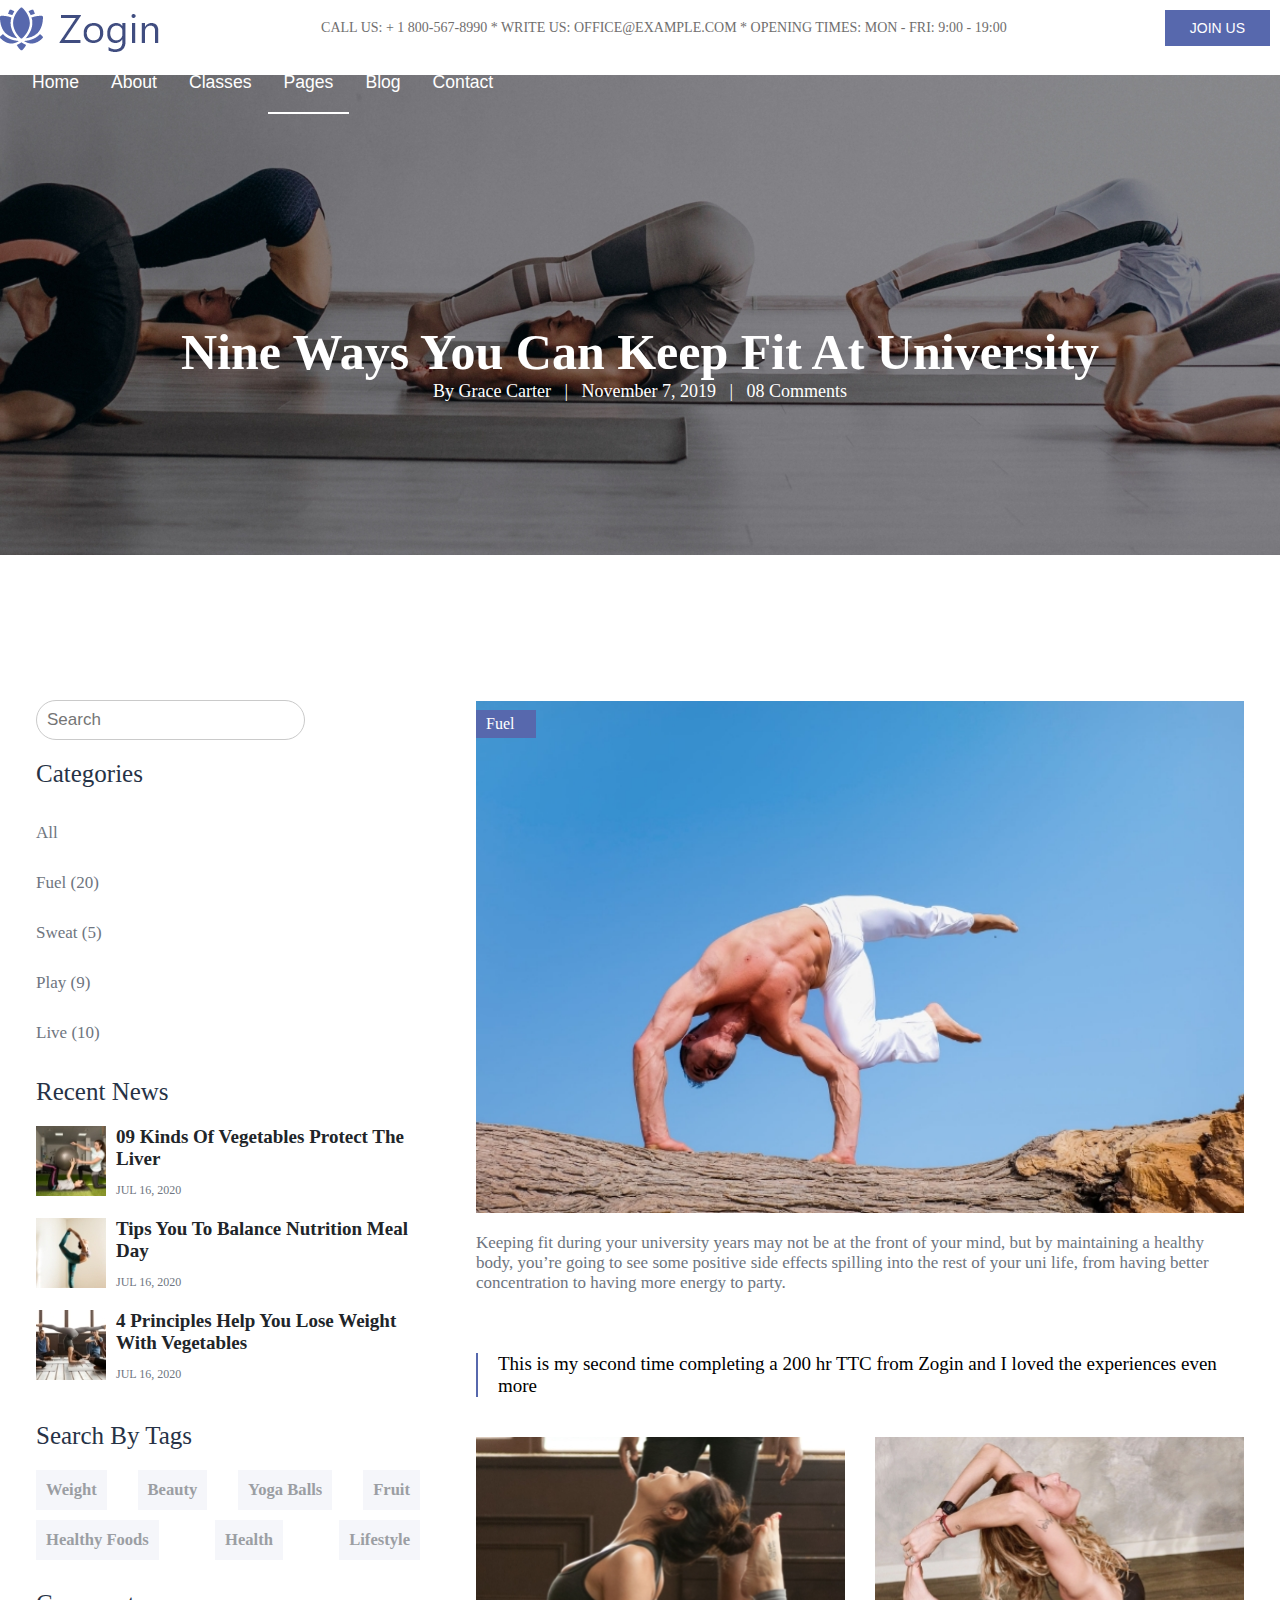
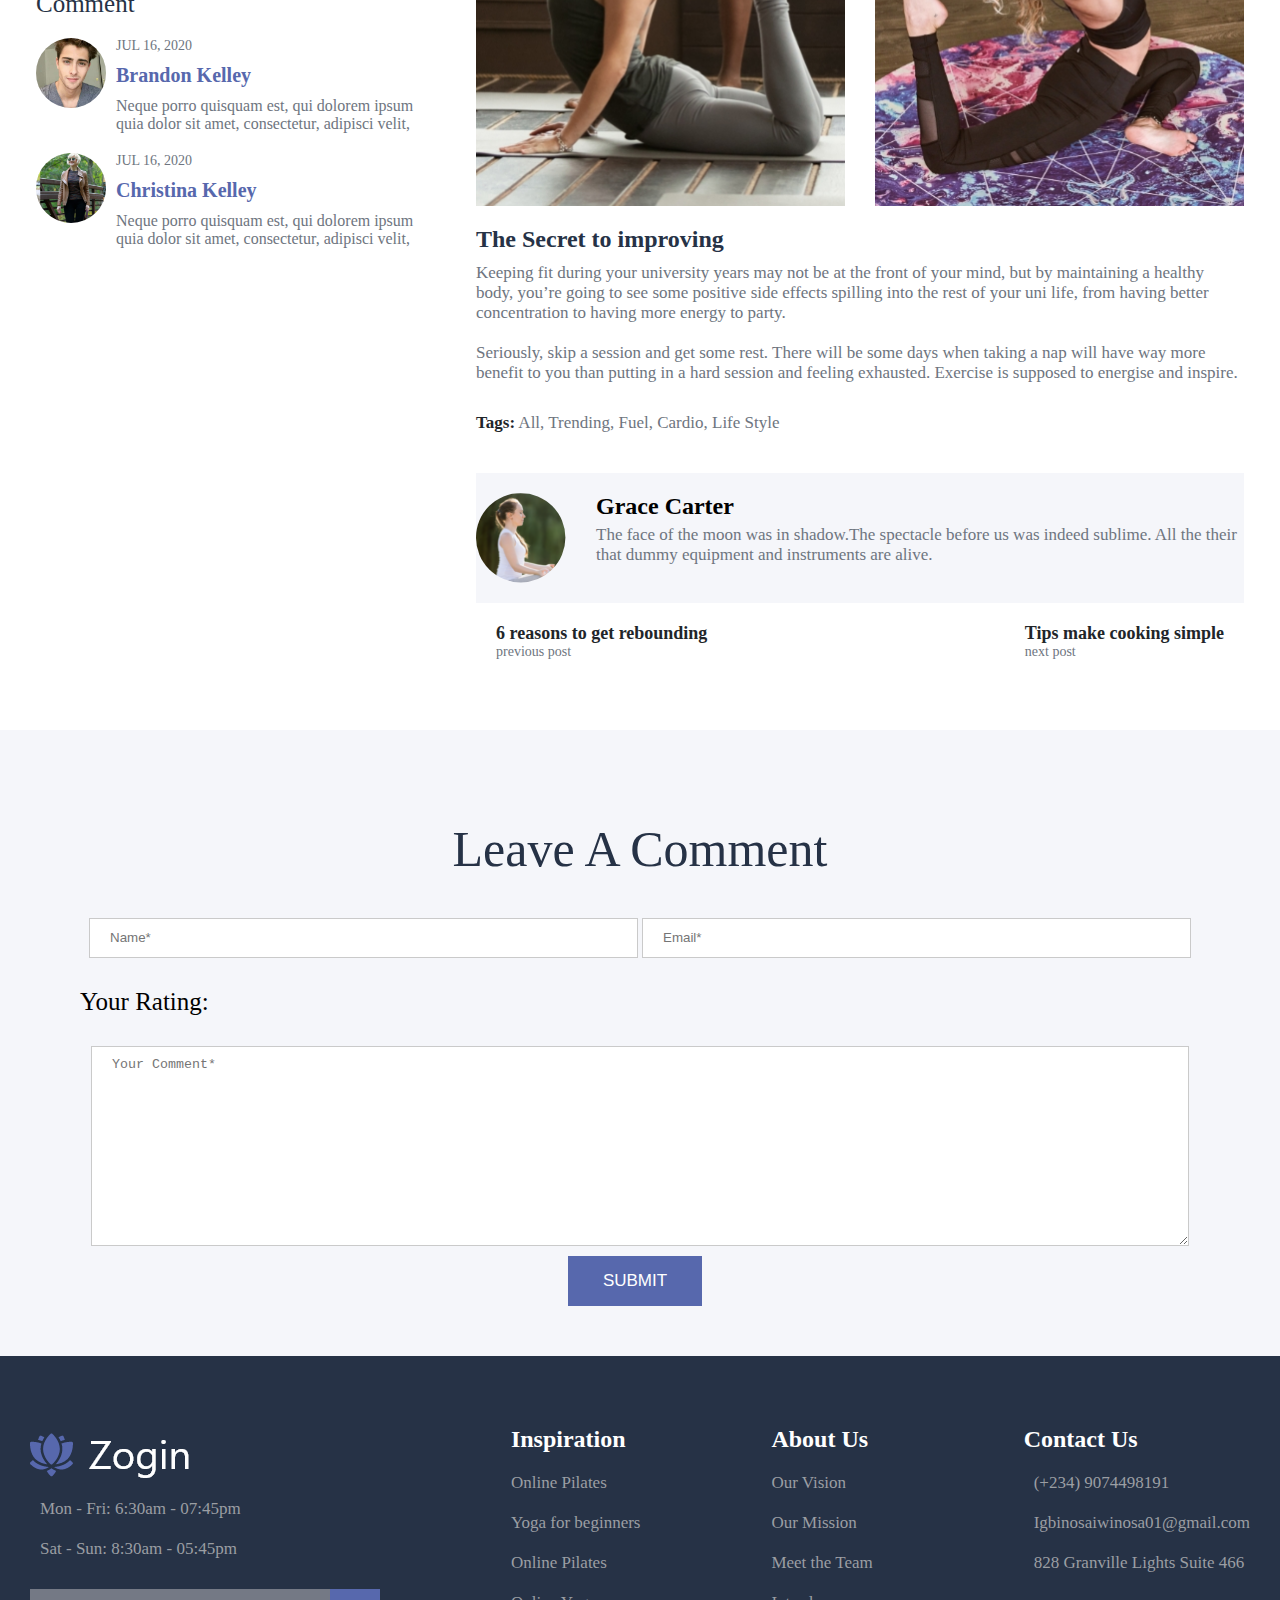
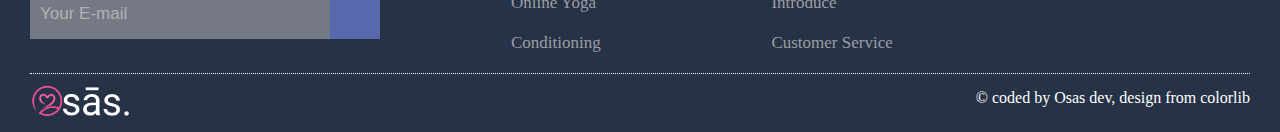
<file: blogdet.html>
<html lang="en">
<head>
    <meta charset="UTF-8">
    <meta name="viewport" content="width=device-width, initial-scale=1.0">
    <meta http-equiv="X-UA-Compatible" content="ie=edge">
    <link rel="shortcut icon" href="img/icon.png" type="image/x-icon">
    <script src="js/Jquery3.4.1.min.js"></script>
    <script src="js/swiper.min.js"></script>
    <link rel="stylesheet" href="css/swiper.min.css">
    <link rel="stylesheet" href="https://cdnjs.cloudflare.com/ajax/libs/font-awesome/5.13.0/css/all.min.css" integrity="sha256-h20CPZ0QyXlBuAw7A+KluUYx/3pK+c7lYEpqLTlxjYQ=" crossorigin="anonymous" />
    <link rel="stylesheet" href="style.css">
    <script src="js/main.js"></script>
    <title>Zogin</title>
</head>
<body>
    <section class="j">
        <header>
            <div class="img">
                <img src="img/logo.png" alt="">
            </div>
            <div class="word">
                <p>CALL US: + 1 800-567-8990 * WRITE US: OFFICE@EXAMPLE.COM * OPENING TIMES: MON - FRI: 9:00 - 19:00</p>
            </div>
            <div class="butt">
                <button>Join Us</button>
            </div>
        </header>
        <nav class="nav">
            <div class="nav-menu flex-row">
                <div class="nav-brand">
                    <img src="img/logo.png" alt="">
                </div>
                <div class="toggle-collapse">
                        <div class="toggle-icons">
                            <i class="fas fa-bars"></i>
                        </div>
                    </div>
                <div>
                    <ul>
                        <a href="index.html"><li >Home</li></a>
                        <a href="about.html"> <li >About</li></a>
                        <a href="classes.html"> <li >Classes</li></a>
                        <a > <li id="drop" class="active"><span onclick="myFunction()">Pages</span> 
                            <ul class="dropdown" id="myDIV">
                                <a href="classdet.html"><li>Classes details</li> </a>
                                <a href="#"><li>Blog Details</li></a>
                                <a href="pricing.html"><li>Pricing</li></a>
                                <a href="faqs.html"><li>Faq</li></a>
                            </ul></li>
                        </a>
                        
                        <a href="blog.html"> <li>Blog</li></a>
                        <a href="contact.html"><li>Contact</li></a>
                    </ul>
                </div>
                <div class="word">
                    <p>CALL US: + 1 800-567-8990 * WRITE US: OFFICE@EXAMPLE.COM * OPENING TIMES: MON - FRI: 9:00 - 19:00</p>
                </div>
                <div class="butt">
                    <button>Join Us</button>
                </div>
                <div class="social">
                    <a href="#"><i class="fab fa-facebook-f"></i></a>
                    <a href="#"><i class="fab fa-twitter"></i></a>
                    <a href="#"><i class="fab fa-instagram"></i></a>
                    <a href="#"><i class="fab fa-linkedin"></i></a>
                </div>
            </div>
        </nav> 
        <div class="words" id="wordsrs">
            <h1>Nine Ways You Can Keep Fit At University</h1>
            <p> By <span>Grace Carter</span> &nbsp; |  &nbsp;  November 7, 2019  &nbsp;  |   &nbsp; 08 Comments </p>
        </div>
    </section>
    <section class="s">
        <div class="mom">
            <div id="fi">
                <input type="text" name="" id="" placeholder="Search"> <i class="fas fa-search"></i>
            </div>
            <div id="kom">
                <h2>Categories</h2>
                <ul>
                    <a href="#"><li>All</li></a>
                    <a href="#"><li>Fuel (20)</li></a>
                    <a href="#"><li>Sweat (5)</li></a>
                    <a href="#"><li> Play (9)</li></a>
                    <a href="#"><li>Live (10)</li></a>
                   
                    
                </ul>
            </div>
            <div id="kom">
                <h2>Recent News</h2>
                <div id="kom2">
                    <div>
                        <img src="img/blog/br-1.jpg" alt="">
                    </div>
                    <div>
                        <h3>09 Kinds Of Vegetables Protect The Liver</h3>
                        <p>JUL 16, 2020</p>
                    </div>
                </div>
                <div id="kom2">
                    <div>
                        <img src="img/blog/br-2.jpg" alt="">
                    </div>
                    <div>
                        <h3>Tips You To Balance Nutrition Meal Day</h3>
                        <p>JUL 16, 2020</p>
                    </div>
                </div>
                <div id="kom2">
                    <div>
                        <img src="img/blog/br-3.jpg" alt="">
                    </div>
                    <div>
                        <h3>4 Principles Help You Lose Weight With Vegetables</h3>
                        <p>JUL 16, 2020</p>
                    </div>
                </div>
            </div>
            <div id="kom">
                <h2>Search By Tags</h2>
                <div id="ju">
                    <div>
                        <h5>Weight</h5>
                    </div>
                    <div>
                        <h5>Beauty</h5>
                    </div>
                    <div>
                        <h5>Yoga Balls</h5>
                    </div>
                    <div>
                        <h5>Fruit</h5>
                    </div>
                    <div>
                        <h5>Healthy Foods</h5>
                    </div>
                    <div>
                        <h5>Health</h5>
                    </div>
                    <div>
                        <h5>Lifestyle</h5>
                    </div>
                </div>
            </div>
            <div id="kom">
                <h2>Comment</h2>
                <div id="kom3">
                    <div>
                        <img src="img/classes-details/comment-1.png" alt="">
                        <p><i class="fas fa-star"></i><i class="fas fa-star"></i><i class="fas fa-star"></i><i class="fas fa-star"></i><i class="fas fa-star-half-alt"></i></p>
                    </div>
                    <div>
                        <span>JUL 16, 2020</span>
                        <h4>Brandon Kelley</h4>
                        <p>Neque porro quisquam est, qui dolorem ipsum quia dolor sit amet, consectetur, adipisci velit,</p>
                    </div>
                </div>
                <div id="kom3">
                    <div>
                        <img src="img/classes-details/comment-2.png" alt="">
                        <p><i class="fas fa-star"></i><i class="fas fa-star"></i><i class="fas fa-star"></i><i class="fas fa-star"></i><i class="fas fa-star-half-alt"></i></p>
                    </div>
                    <div>
                        <span>JUL 16, 2020</span>
                        <h4>Christina  Kelley</h4>
                        <p>Neque porro quisquam est, qui dolorem ipsum quia dolor sit amet, consectetur, adipisci velit,</p>
                    </div>
                </div>
            </div>
            
        </div>
        <div class="mom2">
            <div id="rop">
                <p>Fuel</p>
                <img src="img/classes-details/cd-large.jpg" alt="">
            </div>
            <div id="rop2">
                <p>Keeping fit during your university years may not be at the front of your mind, but by maintaining a healthy body, you’re going to see some positive side effects spilling into the rest of your uni life, from having better concentration to having more energy to party.</p>
                <div id="rop3">This is my second time completing a 200 hr TTC from Zogin and I loved the experiences even more</div>
                <div class="un">
                    <div>
                        <img src="img/blog/details/bd-1.jpg" alt="">
                    </div>
                    <div>
                        <img src="img/blog/details/bd-2.jpg" alt="">
                    </div>
                </div>
                <div class="duo">
                    <h2>The Secret to improving</h2>
                    <p>Keeping fit during your university years may not be at the front of your mind, but by maintaining a healthy body, you’re going to see some positive side effects spilling into the rest of your uni life, from having better concentration to having more energy to party.</p>
                    <p>Seriously, skip a session and get some rest. There will be some days when taking a nap will have way more benefit to you than putting in a hard session and feeling exhausted. Exercise is supposed to energise and inspire.</p>
                </div>
                <div id="trio">
                    <p><span>Tags:</span> All, Trending, Fuel, Cardio, Life Style</p>
                    <div class="soc">
                        <a href="#"><i class="fab fa-facebook-f"></i></a>
                        <a href="#"><i class="fab fa-twitter"></i></a>
                        <a href="#"><i class="fab fa-instagram"></i></a>
                        <a href="#"><i class="fab fa-linkedin"></i></a>
                    </div>
                </div>
                <div id="quad">
                    <img src="img/blog/details/blog-posted.png" alt="">
                    <div>
                        <h2>Grace Carter</h2>
                        <p>The face of the moon was in shadow.The spectacle before us was indeed sublime. All the their that dummy equipment and instruments are alive.</p>
                    </div>
                </div>
                <div id="pent">
                    <a href="#">
                        <div id="hex">
                            <i class="fas fa-angle-left"></i>
                            <div>
                                <h2>6 reasons to get rebounding</h2>
                                <p>previous post</p>
                            </div>
                        </div>
                    </a>
                    <a href="#">
                        <div id="hex">
                            <div >
                                <h2>Tips make cooking simple</h2>
                                <p>next post</p>
                            </div>
                            <i class="fas fa-angle-right"></i> 
                        </div>
                    </a>
                    </div>
                </div>
            </div>
            
        </div>
    </section>
    <section class="q">
        <h1>Leave A Comment</h1>
        <form action="">
            <input type="text" name="" id="" placeholder="Name*">
            <input type="email" name="" id="" placeholder="Email*">
            <p>Your Rating: <i class="fas fa-star"></i><i class="fas fa-star"></i><i class="fas fa-star"></i><i class="fas fa-star"></i><i class="far fa-star"></i></p>
            <textarea type="text" name="" id="gun" placeholder="Your Comment*"></textarea>
            <button>Submit</button>
        </form>
    </section>
    <footer>
        <div class="mom">
            <div>
                <div>
                    <img src="img/footer-logo.png" alt="">
                </div>
                <div>
                    <i class="fas fa-clock"></i>
                    <p>Mon - Fri: 6:30am - 07:45pm</p>
                </div>
                <div>
                    <i class="fas fa-clock"></i>
                    <p>Sat - Sun: 8:30am - 05:45pm</p>
                </div>
                <div>
                    <form action="">
                        <input type="email" name="" id="" placeholder="Your E-mail" required>
                        <div>
                            <i class="fas fa-paper-plane"type="submit" ></i>
                        </div>
                        
                    </form>  
                </div>
            </div>
            <div>
                <h2>Inspiration</h2>
                <ul>
                    <a href="#"><li>Online Pilates</li></a>
                    <a href="#"><li>Yoga for beginners</li></a>
                    <a href="#"><li>Online Pilates</li></a>
                    <a href="#"><li>Online Yoga</li></a>
                    <a href="#"><li>Conditioning</li></a>
                </ul>
            </div>
            <div>
                <h2>About Us</h2>
                <ul>
                    <a href="#"><li>Our Vision</li></a>
                    <a href="#"><li>Our Mission</li></a>
                    <a href="#"><li>Meet the Team</li></a>
                    <a href="#"><li>Introduce</li></a>
                    <a href="#"><li>Customer Service</li></a>
                </ul>
            </div>
            <div>
                <h2>Contact Us</h2>
                <ul>
                    <li>
                        <i class="fas fa-phone"></i>
                        <p> (+234) 9074498191</p>
                    </li>
                    <li>
                        <i class="fas fa-envelope"></i>
                        <p>Igbinosaiwinosa01@gmail.com</p>
                    </li>
                    <li>
                        <i class="fas fa-map-marker"></i>
                        <p>828 Granville Lights Suite 466</p>
                    </li>
                </ul>
            </div>
        </div>
        <div class="fie"><img src="img/logowh.png" alt=""> <span>&copy; coded by Osas dev, design from colorlib</span></div>
    </footer>
    
    
</body>
</html>
</file>
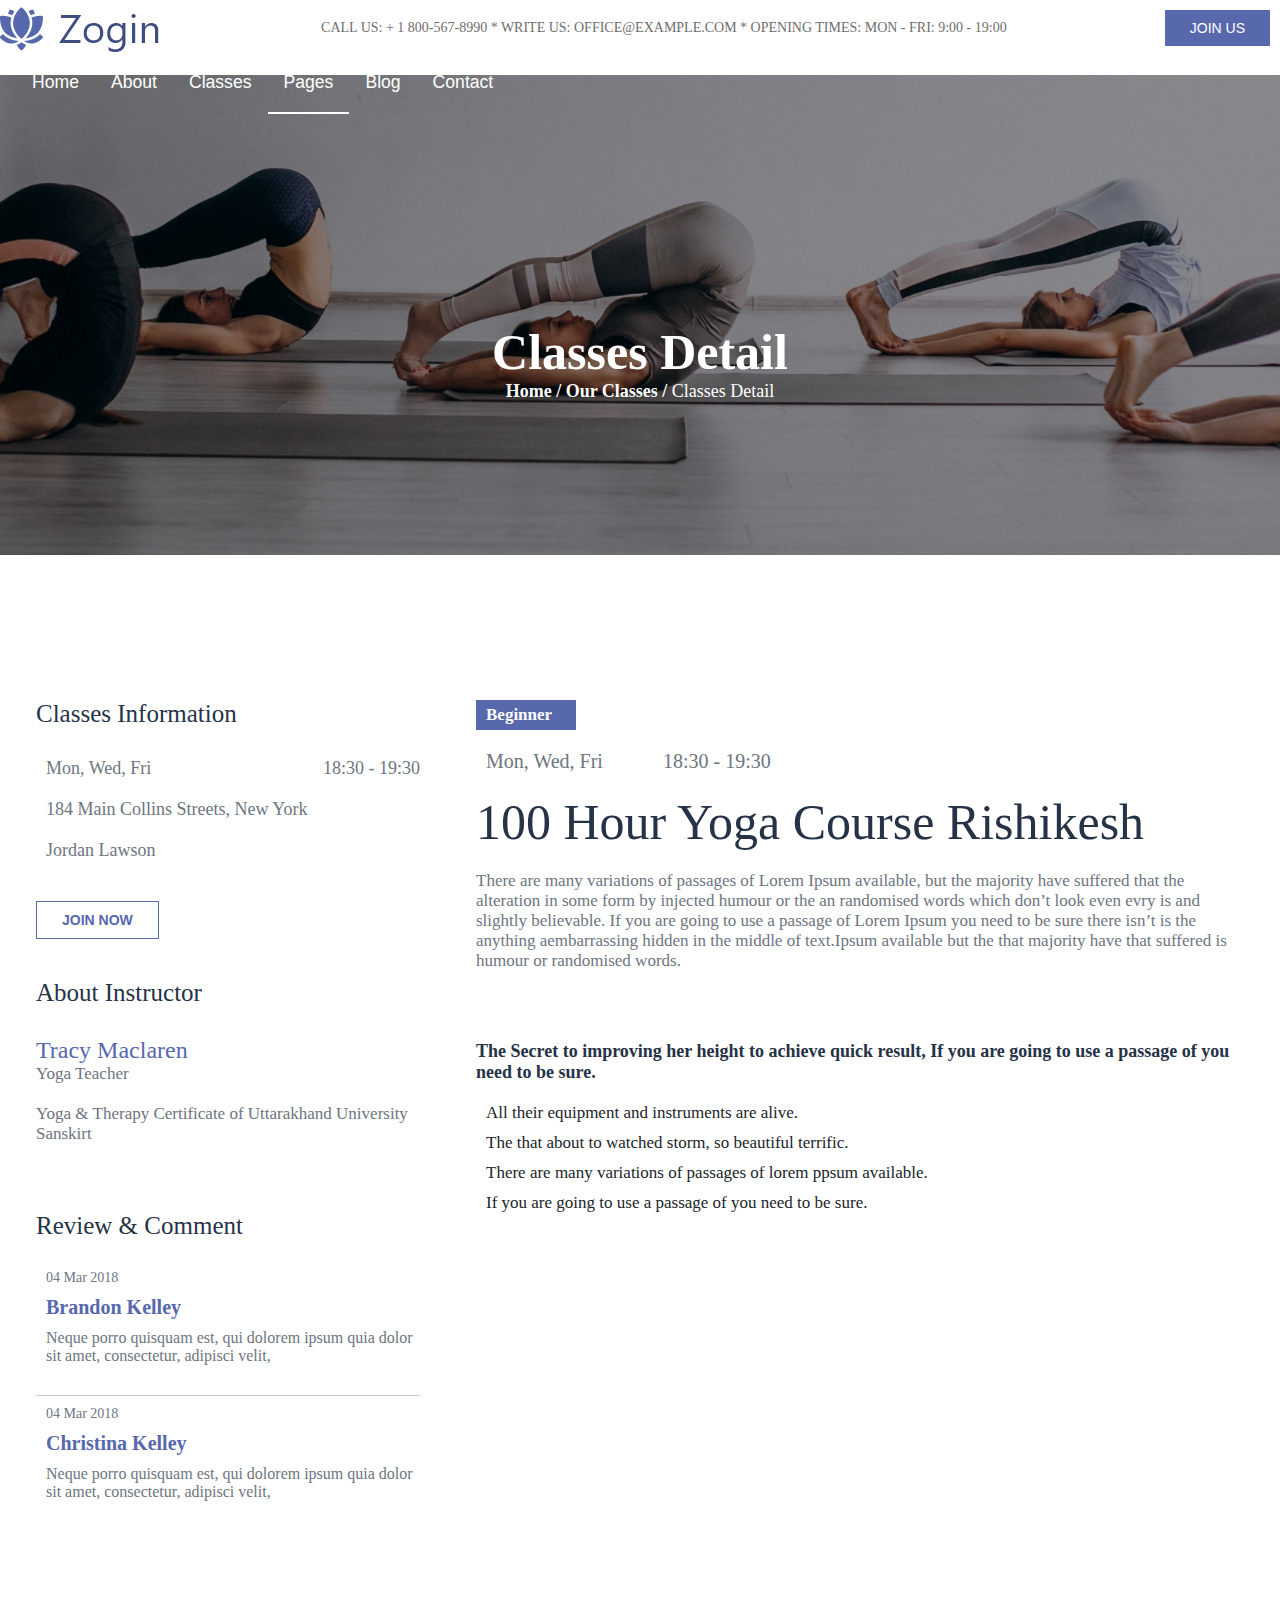
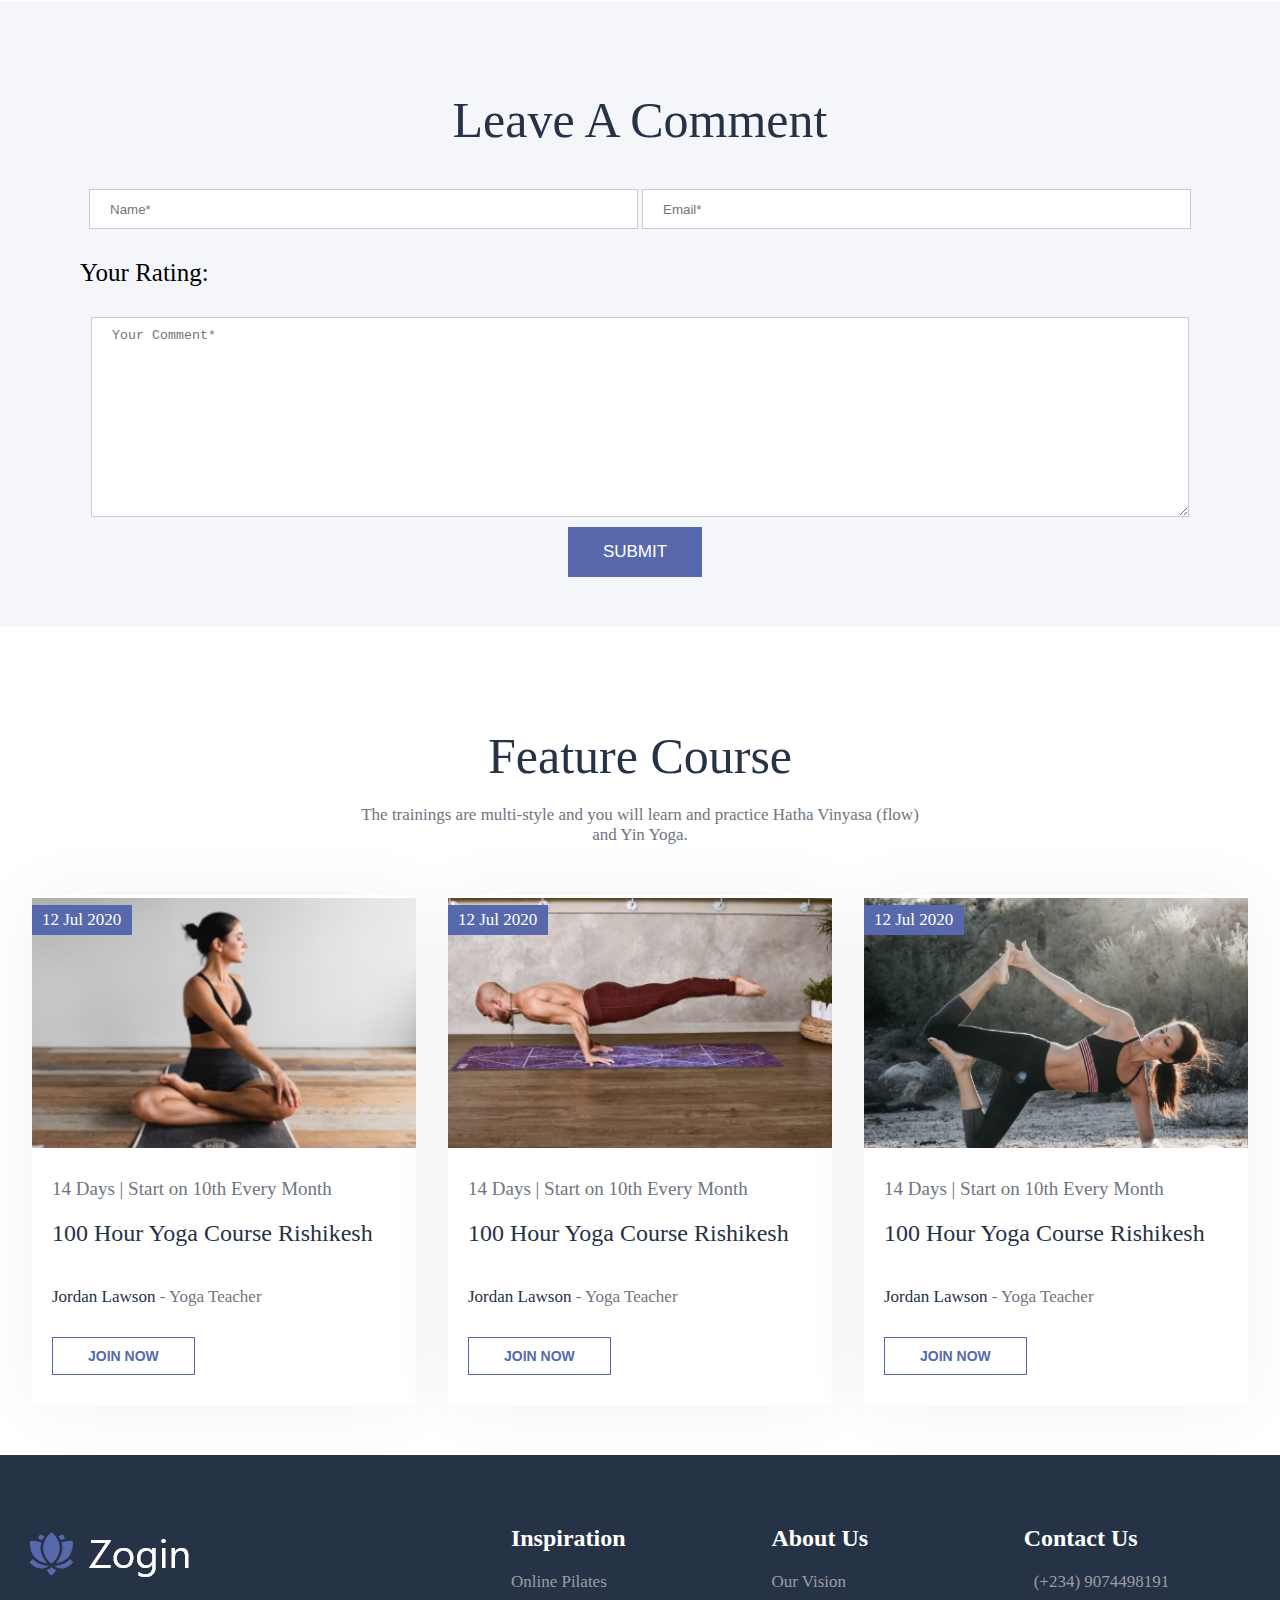
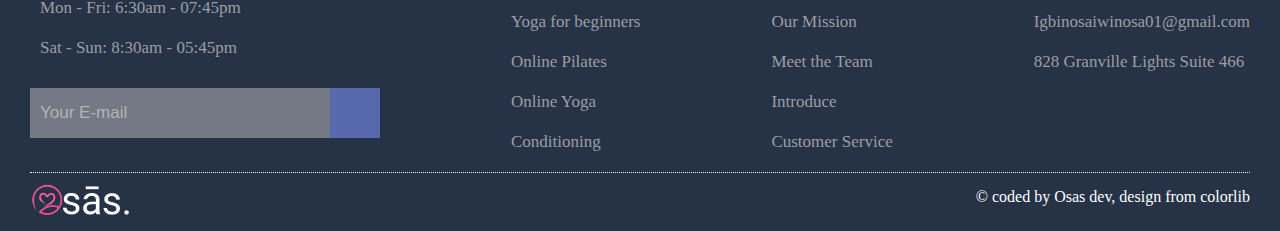
<file: classdet.html>
<html lang="en">
<head>
    <meta charset="UTF-8">
    <meta name="viewport" content="width=device-width, initial-scale=1.0">
    <meta http-equiv="X-UA-Compatible" content="ie=edge">
    <link rel="shortcut icon" href="img/icon.png" type="image/x-icon">
    <script src="js/Jquery3.4.1.min.js"></script>
    <script src="js/swiper.min.js"></script>
    <link rel="stylesheet" href="css/swiper.min.css">
    <link rel="stylesheet" href="https://cdnjs.cloudflare.com/ajax/libs/font-awesome/5.13.0/css/all.min.css" integrity="sha256-h20CPZ0QyXlBuAw7A+KluUYx/3pK+c7lYEpqLTlxjYQ=" crossorigin="anonymous" />
    <link rel="stylesheet" href="style.css">
    <script src="js/main.js"></script>
    <title>Zogin</title>
</head>
<body>
    <section class="j">
        <header>
            <div class="img">
                <img src="img/logo.png" alt="">
            </div>
            <div class="word">
                <p>CALL US: + 1 800-567-8990 * WRITE US: OFFICE@EXAMPLE.COM * OPENING TIMES: MON - FRI: 9:00 - 19:00</p>
            </div>
            <div class="butt">
                <button>Join Us</button>
            </div>
        </header>
        <nav class="nav">
            <div class="nav-menu flex-row">
                <div class="nav-brand">
                    <img src="img/logo.png" alt="">
                </div>
                <div class="toggle-collapse">
                        <div class="toggle-icons">
                            <i class="fas fa-bars"></i>
                        </div>
                    </div>
                <div>
                    <ul>
                        <a href="index.html"><li >Home</li></a>
                        <a href="about.html"> <li >About</li></a>
                        <a href="classes.html"> <li >Classes</li></a>
                        <a > <li id="drop" class="active"><span onclick="myFunction()">Pages</span> 
                            <ul class="dropdown" id="myDIV">
                                <a href="#"><li>Classes details</li> </a>
                                <a href="blogdet.html"><li>Blog Details</li></a>
                                <a href="pricing.html"><li>Pricing</li></a>
                                <a href="faqs.html"><li>Faq</li></a>
                            </ul></li>
                        </a>
                        
                        <a href="blog.html"> <li>Blog</li></a>
                        <a href="contact.html"><li>Contact</li></a>
                    </ul>
                </div>
                <div class="word">
                    <p>CALL US: + 1 800-567-8990 * WRITE US: OFFICE@EXAMPLE.COM * OPENING TIMES: MON - FRI: 9:00 - 19:00</p>
                </div>
                <div class="butt">
                    <button>Join Us</button>
                </div>
                <div class="social">
                    <a href="#"><i class="fab fa-facebook-f"></i></a>
                    <a href="#"><i class="fab fa-twitter"></i></a>
                    <a href="#"><i class="fab fa-instagram"></i></a>
                    <a href="#"><i class="fab fa-linkedin"></i></a>
                </div>
            </div>
        </nav> 
        <div class="words">
            <h1>Classes Detail</h1>
            <p><span><a href="index.html">Home / </a></span> <span><a href="class.html">Our Classes /</a></span> Classes Detail </p>
        </div>
    </section>
    <section class="p">
        <div class="mom">
            <div id="kom2">
                <h2>Classes Information</h2>
                <div id="cal">
                    <p><i class="fas fa-calendar-week"></i>Mon, Wed, Fri</p>
                    <p><i class="fas fa-clock"></i> 18:30 - 19:30</p>
                </div>
                <p><i class="fas fa-map-marker-alt"></i>184 Main Collins Streets, New York</p>
                <p><i class="fas fa-id-card"></i> Jordan Lawson</p>
                <button>join now</button>
            </div>
            <div id="kom3">
                <h2>About Instructor</h2>
                <h3>Tracy Maclaren</h3>
                <p>Yoga Teacher</p>
                <p>Yoga & Therapy Certificate of Uttarakhand University Sanskirt</p>
                <div class="soc">
                    <a href="#"><i class="fab fa-facebook-f"></i></a>
                    <a href="#"><i class="fab fa-twitter"></i></a>
                    <a href="#"><i class="fab fa-instagram"></i></a>
                    <a href="#"><i class="fab fa-linkedin"></i></a>
                </div>
            </div>
            <div id="kom4">
                <h2>Review & Comment</h2>
                <div>
                    <div id="kom5">
                        <i class="fas fa-star"></i><i class="fas fa-star"></i><i class="fas fa-star"></i><i class="fas fa-star"></i><i class="fas fa-star-half-alt"></i>
                        <div >
                        <span>04 Mar 2018</span>
                        <h3>Brandon Kelley</h3>
                        <p>Neque porro quisquam est, qui dolorem ipsum quia dolor sit amet, consectetur, adipisci velit,</p>
                        </div>
                    </div>
                    <div id="kom5">
                        <i class="fas fa-star"></i><i class="fas fa-star"></i><i class="fas fa-star"></i><i class="fas fa-star"></i><i class="fas fa-star-half-alt"></i>
                        <div >
                        <span>04 Mar 2018</span>
                        <h3>Christina Kelley</h3>
                        <p>Neque porro quisquam est, qui dolorem ipsum quia dolor sit amet, consectetur, adipisci velit,</p>
                        </div>
                    </div>
                </div>
            </div>
        </div>
        <div class="mom2">
            <p id="hy">Beginner</p>
            <div id="cal">
                <p><i class="fas fa-calendar-week"></i>Mon, Wed, Fri</p>
                <p><i class="fas fa-clock"></i> 18:30 - 19:30</p>
            </div>
            <h1>100 Hour Yoga Course Rishikesh</h1>
            <p>There are many variations of passages of Lorem Ipsum available, but the majority have suffered that the alteration in some form by injected humour or the an randomised words which don’t look even evry is and slightly believable. If you are going to use a passage of Lorem Ipsum you need to be sure there isn’t is the anything aembarrassing hidden in the middle of text.Ipsum available but the that majority have that suffered is humour or randomised words.</p>
            <div id="re">
                <h5>The Secret to improving her height to achieve quick result, If you are going to use a passage of you need to be sure.</h5>
                <p><i class="fas fa-check"></i> All their equipment and instruments are alive.</p>
                <p><i class="fas fa-check"></i> The that about to watched storm, so beautiful terrific.</p>
                <p><i class="fas fa-check"></i> There are many variations of passages of lorem ppsum available.</p>
                <p><i class="fas fa-check"></i> If you are going to use a passage of you need to be sure.</p>
            </div>
        </div>
    </section>
    <section class="q">
        <h1>Leave A Comment</h1>
        <form action="">
            <input type="text" name="" id="" placeholder="Name*">
            <input type="email" name="" id="" placeholder="Email*">
            <p>Your Rating: <i class="fas fa-star"></i><i class="fas fa-star"></i><i class="fas fa-star"></i><i class="fas fa-star"></i><i class="far fa-star"></i></p>
            <textarea type="text" name="" id="gun" placeholder="Your Comment*"></textarea>
            <button>Submit</button>
        </form>
    </section>
    <section class="e">
        <h1>Feature Course</h1>
        <p>The trainings are multi-style and you will learn and practice Hatha Vinyasa (flow) <br>and Yin Yoga.</p>
        <div class="mom">
            <div id="men">
                <div id="rop">
                    <p>12 Jul 2020</p> 
                    <img src="img/classes/classes-10.jpg" alt="">
                </div>
                <div class="kom">
                    <p>14 Days | Start on 10th Every Month</p>
                    <h2>100 Hour Yoga Course Rishikesh</h2>
                    <p><span>Jordan Lawson</span> - Yoga Teacher </p>
                    <button>join now</button>
                </div>
            </div>
            <div id="men">
                <div id="rop">
                    <p>12 Jul 2020</p> 
                    <img src="img/classes/classes-11.jpg" alt="">
                </div>
                <div class="kom">
                    <p>14 Days | Start on 10th Every Month</p>
                    <h2>100 Hour Yoga Course Rishikesh</h2>
                    <p><span>Jordan Lawson</span> - Yoga Teacher </p>
                    <button>join now</button>
                </div>
            </div>
            <div id="men">
                <div id="rop">
                    <p>12 Jul 2020</p> 
                    <img src="img/classes/classes-12.jpg" alt="">
                </div>
                <div class="kom">
                    <p>14 Days | Start on 10th Every Month</p>
                    <h2>100 Hour Yoga Course Rishikesh</h2>
                    <p><span>Jordan Lawson</span> - Yoga Teacher </p>
                    <button>join now</button>
                </div>
            </div>
        </div>
    </section>
    <footer>
        <div class="mom">
            <div>
                <div>
                    <img src="img/footer-logo.png" alt="">
                </div>
                <div>
                    <i class="fas fa-clock"></i>
                    <p>Mon - Fri: 6:30am - 07:45pm</p>
                </div>
                <div>
                    <i class="fas fa-clock"></i>
                    <p>Sat - Sun: 8:30am - 05:45pm</p>
                </div>
                <div>
                    <form action="">
                        <input type="email" name="" id="" placeholder="Your E-mail" required>
                        <div>
                            <i class="fas fa-paper-plane"type="submit" ></i>
                        </div>
                        
                    </form>  
                </div>
            </div>
            <div>
                <h2>Inspiration</h2>
                <ul>
                    <a href="#"><li>Online Pilates</li></a>
                    <a href="#"><li>Yoga for beginners</li></a>
                    <a href="#"><li>Online Pilates</li></a>
                    <a href="#"><li>Online Yoga</li></a>
                    <a href="#"><li>Conditioning</li></a>
                </ul>
            </div>
            <div>
                <h2>About Us</h2>
                <ul>
                    <a href="#"><li>Our Vision</li></a>
                    <a href="#"><li>Our Mission</li></a>
                    <a href="#"><li>Meet the Team</li></a>
                    <a href="#"><li>Introduce</li></a>
                    <a href="#"><li>Customer Service</li></a>
                </ul>
            </div>
            <div>
                <h2>Contact Us</h2>
                <ul>
                    <li>
                        <i class="fas fa-phone"></i>
                        <p> (+234) 9074498191</p>
                    </li>
                    <li>
                        <i class="fas fa-envelope"></i>
                        <p>Igbinosaiwinosa01@gmail.com</p>
                    </li>
                    <li>
                        <i class="fas fa-map-marker"></i>
                        <p>828 Granville Lights Suite 466</p>
                    </li>
                </ul>
            </div>
        </div>
        <div class="fie"><img src="img/logowh.png" alt=""> <span>&copy; coded by Osas dev, design from colorlib</span></div>
    </footer>
    
    
</body>
</html>
</file>
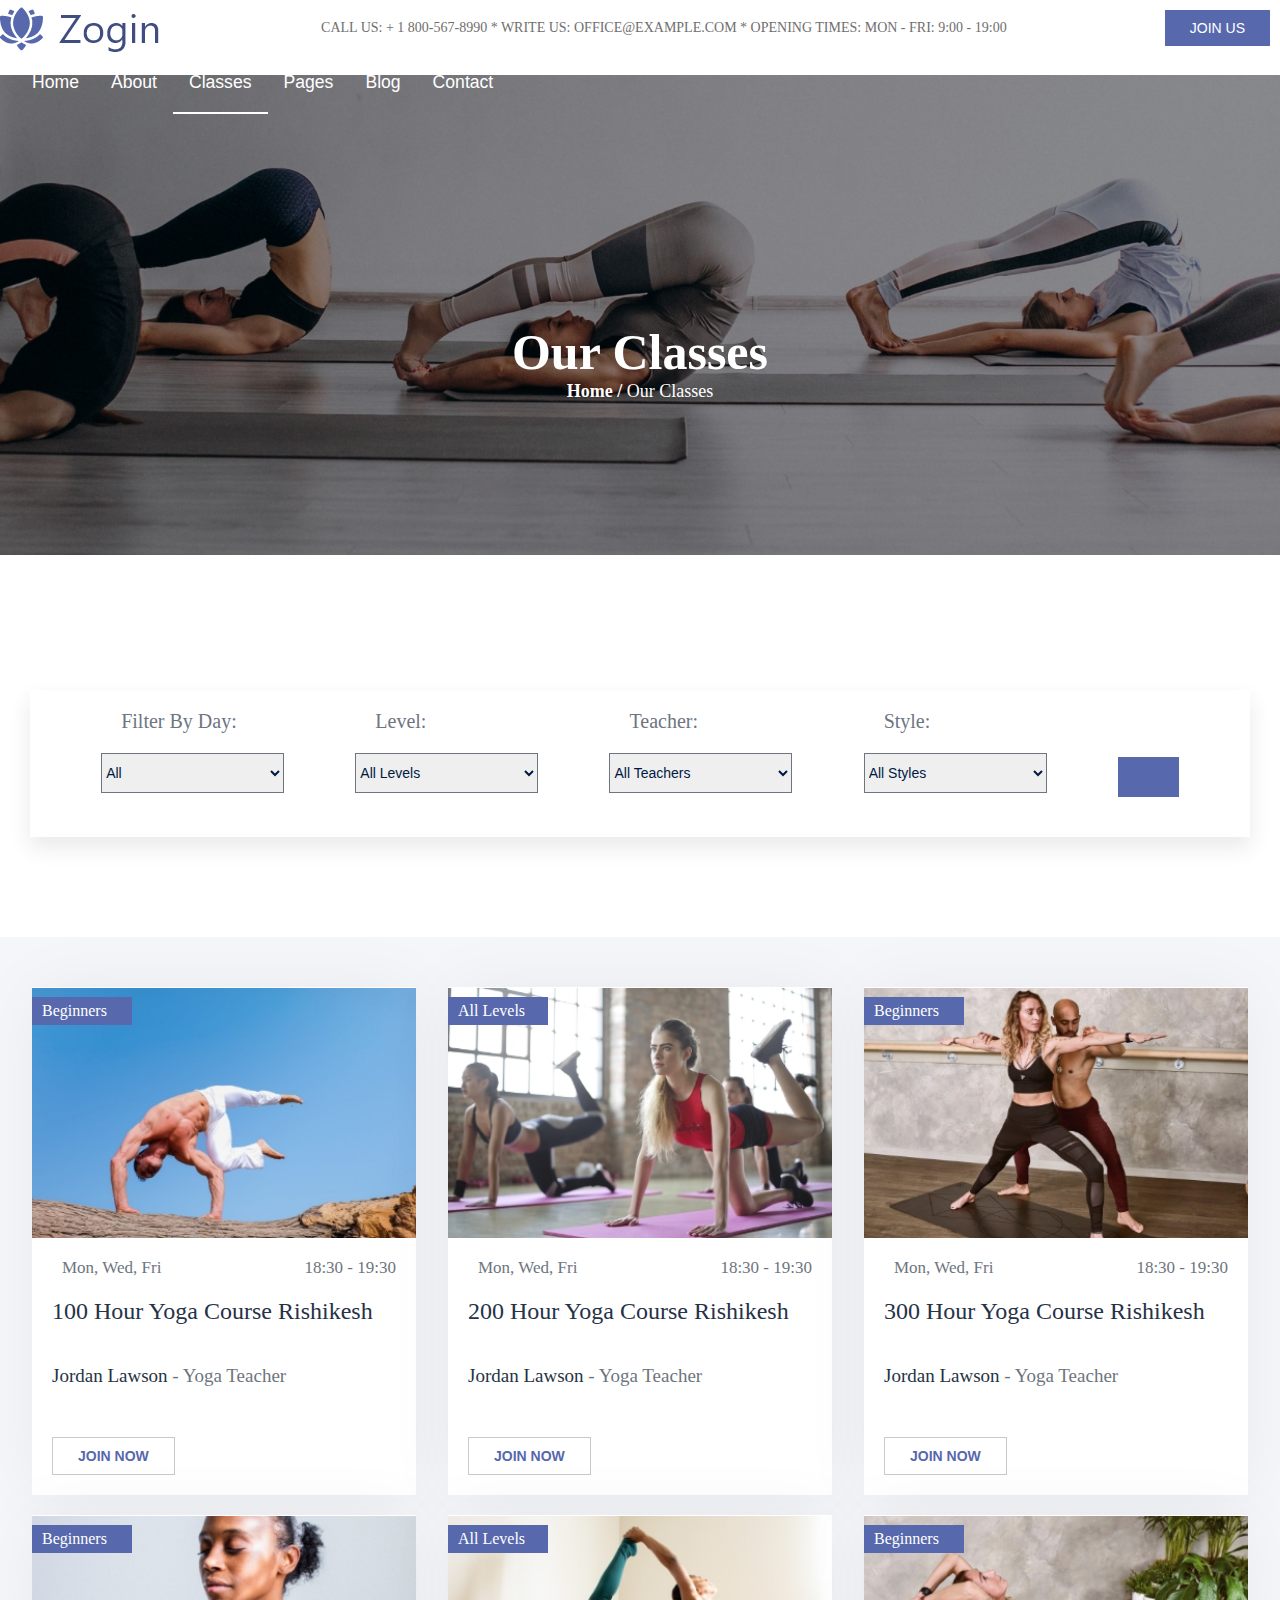
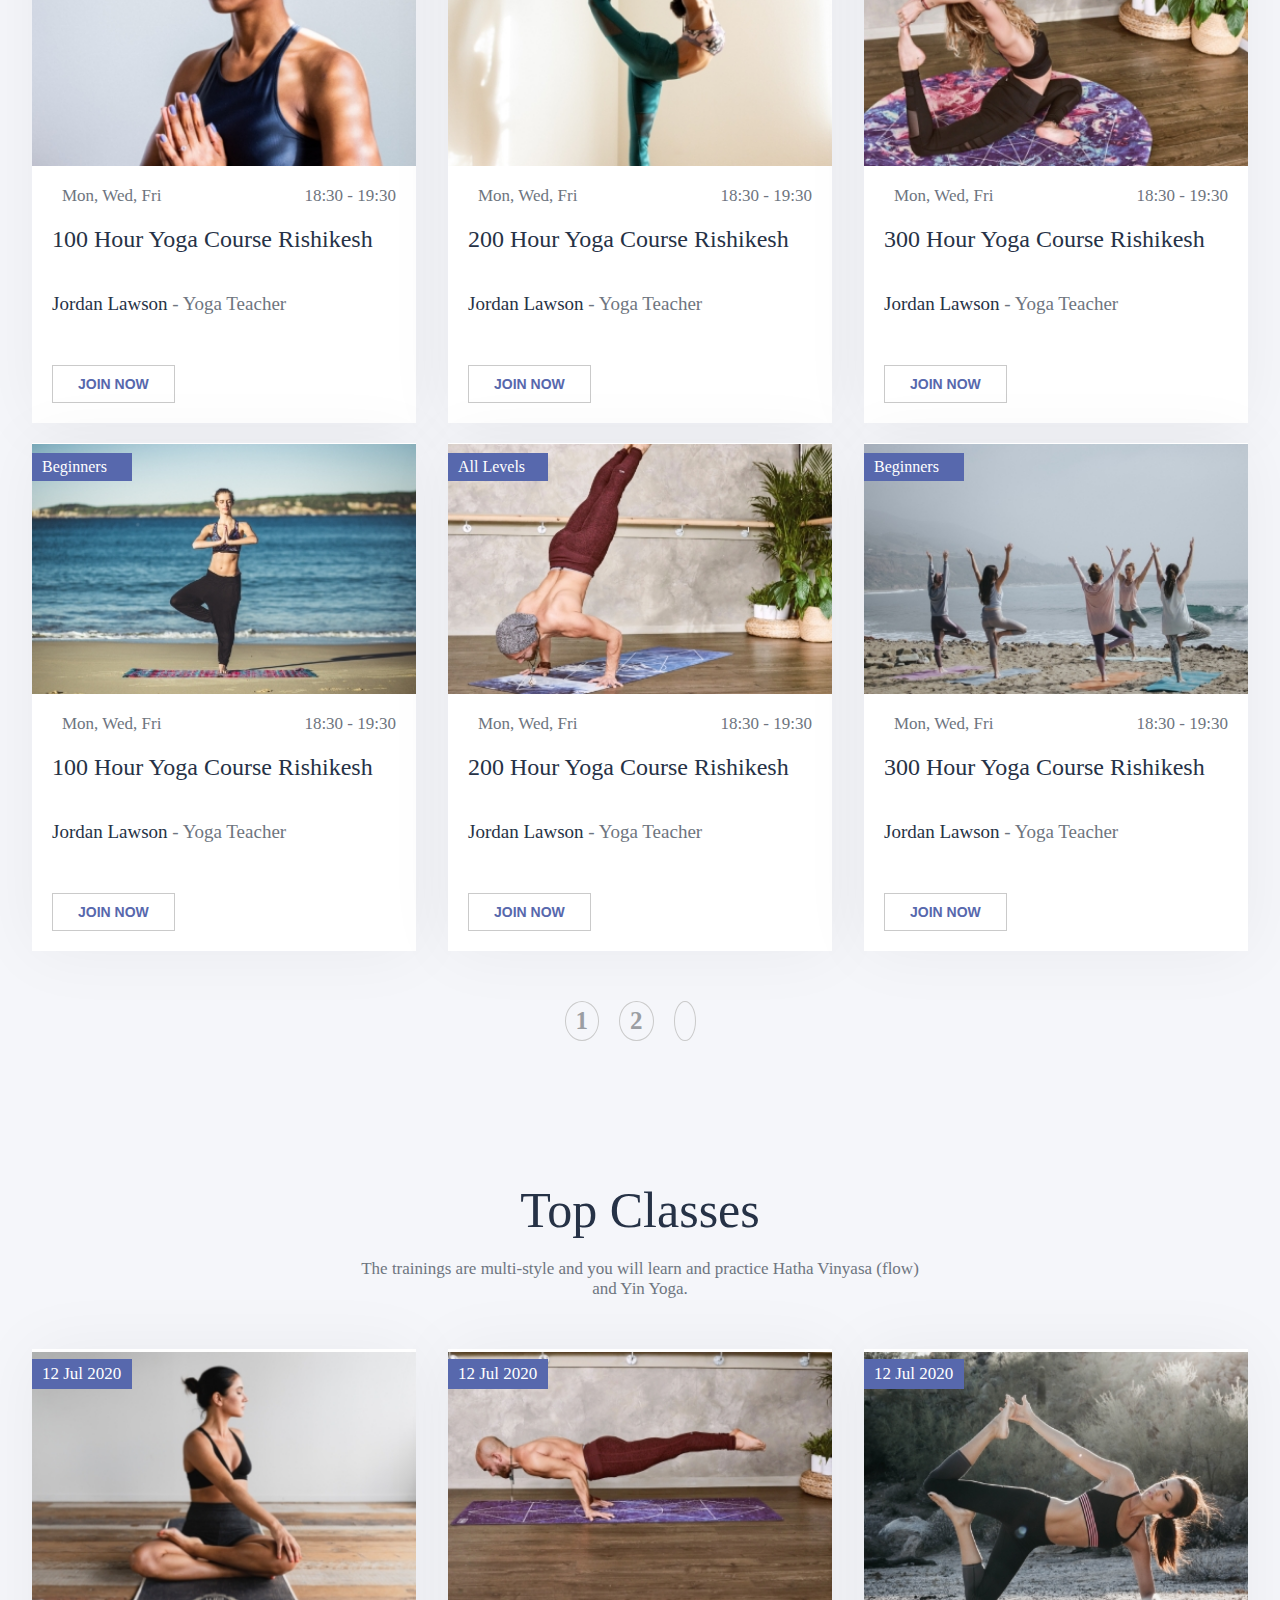
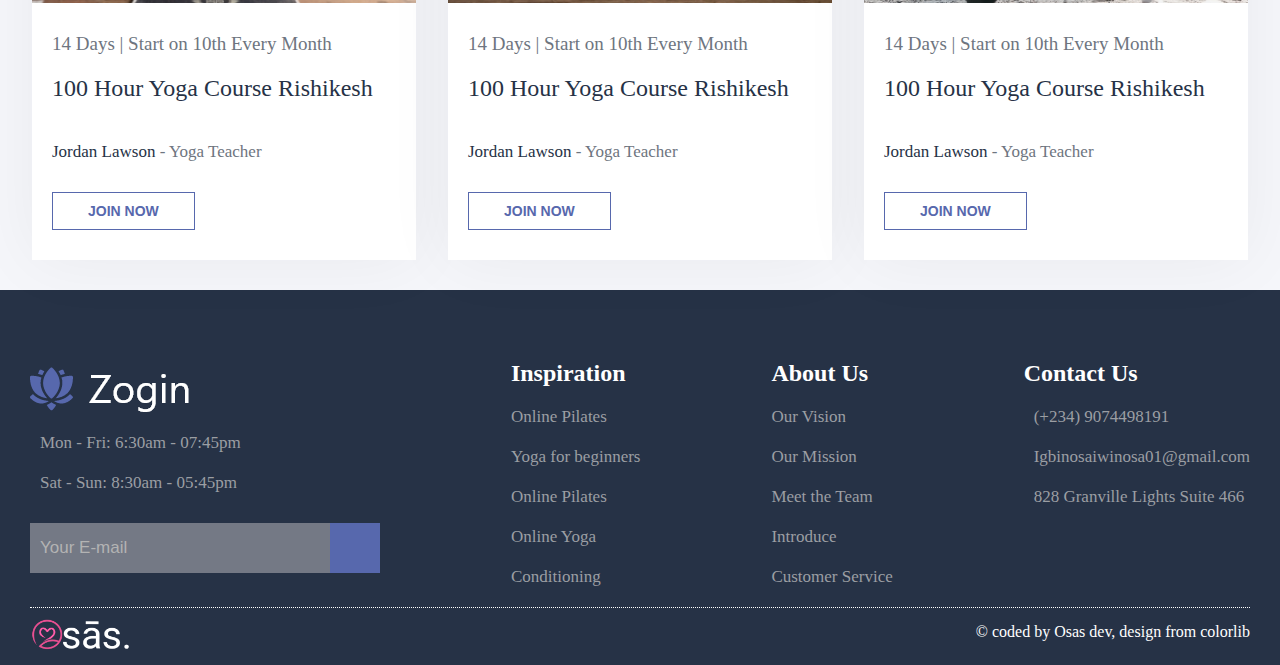
<file: classes.html>
<html lang="en">
<head>
    <meta charset="UTF-8">
    <meta name="viewport" content="width=device-width, initial-scale=1.0">
    <meta http-equiv="X-UA-Compatible" content="ie=edge">
    <link rel="shortcut icon" href="img/icon.png" type="image/x-icon">
    <script src="js/Jquery3.4.1.min.js"></script>
    <script src="js/swiper.min.js"></script>
    <link rel="stylesheet" href="css/swiper.min.css">
    <link rel="stylesheet" href="https://cdnjs.cloudflare.com/ajax/libs/font-awesome/5.13.0/css/all.min.css" integrity="sha256-h20CPZ0QyXlBuAw7A+KluUYx/3pK+c7lYEpqLTlxjYQ=" crossorigin="anonymous" />
    <link rel="stylesheet" href="style.css">
    <script src="js/main.js"></script>
    <title>Zogin</title>
</head>
<body>
    <section class="j">
        <header>
            <div class="img">
                <img src="img/logo.png" alt="">
            </div>
            <div class="word">
                <p>CALL US: + 1 800-567-8990 * WRITE US: OFFICE@EXAMPLE.COM * OPENING TIMES: MON - FRI: 9:00 - 19:00</p>
            </div>
            <div class="butt">
                <button>Join Us</button>
            </div>
        </header>
        <nav class="nav">
            <div class="nav-menu flex-row">
                <div class="nav-brand">
                    <img src="img/logo.png" alt="">
                </div>
                <div class="toggle-collapse">
                        <div class="toggle-icons">
                            <i class="fas fa-bars"></i>
                        </div>
                    </div>
                <div>
                    <ul>
                        <a href="index.html"><li >Home</li></a>
                        <a href="about.html"> <li >About</li></a>
                        <a href="#"> <li id="active">Classes</li></a>
                        <a> <li id="drop"><span onclick="myFunction()">Pages</span> 
                            <ul class="dropdown" id="myDIV">
                                <a href="classdet.html"><li>Classes details</li> </a>
                                <a href="blogdet.html"><li>Blog Details</li></a>
                                <a href="pricing.html"><li>Pricing</li></a>
                                <a href="faqs.html"><li>Faq</li></a>
                            </ul></li>
                        </a>
                        
                        <a href="blog.html"> <li>Blog</li></a>
                        <a href="contact.html"><li>Contact</li></a>
                    </ul>
                </div>
                <div class="word">
                    <p>CALL US: + 1 800-567-8990 * WRITE US: OFFICE@EXAMPLE.COM * OPENING TIMES: MON - FRI: 9:00 - 19:00</p>
                </div>
                <div class="butt">
                    <button>Join Us</button>
                </div>
                <div class="social">
                    <a href="#"><i class="fab fa-facebook-f"></i></a>
                    <a href="#"><i class="fab fa-twitter"></i></a>
                    <a href="#"><i class="fab fa-instagram"></i></a>
                    <a href="#"><i class="fab fa-linkedin"></i></a>
                </div>
            </div>
        </nav> 
        <div class="words">
            <h1>Our Classes</h1>
            <p><span><a href="index.html">Home /</a></span> Our Classes</p>
        </div>
    </section>
    <section class="n">
        <div id="fo">
            <p>Filter By Day:</p>
            <select name="" id="">
                <option value="">All</option>
                <option value="">Option 1</option>
                <option value="">Option 2</option>
                <option value="">Option 3</option>
            </select>
        </div>
        <div id="fo">
            <p>Level:</p>
            <select name="" id="">
                <option value="">All Levels</option>
                <option value="">Option 1</option>
                <option value="">Option 2</option>
                <option value="">Option 3</option>
            </select>
        </div>
        <div id="fo">
            <p>Teacher:</p>
            <select name="" id="">
                <option value="">All Teachers</option>
                <option value="">Option 1</option>
                <option value="">Option 2</option>
                <option value="">Option 3</option>
            </select>
        </div>
        <div id="fo">
            <p>Style:</p>
            <select name="" id="">
                <option value="">All Styles</option>
                <option value="">Option 1</option>
                <option value="">Option 2</option>
                <option value="">Option 3</option>
            </select>
        </div>
        <div class="ko">
            <i class="fas fa-search"></i>
        </div>
    </section>
    <section class="o">
        <div class="mom">
            <div id="men"> 
                <div id="rop">
                    <p>Beginners</p> 
                    <img src="img/classes/classes-1.jpg" alt="">
                </div>
                <div id="cal">
                    <p><i class="fas fa-calendar-week"></i>Mon, Wed, Fri</p>
                    <p><i class="fas fa-clock"></i> 18:30 - 19:30</p>
                </div>
                <div class="kom">
                    <h2>100 Hour Yoga Course Rishikesh</h2>
                    <p><span>Jordan Lawson</span> - Yoga Teacher</p>
                    <button>Join Now</button>
                </div>
            </div>
            <div id="men">
                <div id="rop">
                    <p>All Levels</p> 
                    <img src="img/classes/classes-2.jpg" alt="">
                </div>
                <div id="cal">
                    <p><i class="fas fa-calendar-week"></i>Mon, Wed, Fri</p>
                    <p><i class="fas fa-clock"></i> 18:30 - 19:30</p>
                </div>
                <div class="kom">
                    <h2>200 Hour Yoga Course Rishikesh</h2>
                    <p><span>Jordan Lawson</span> - Yoga Teacher</p>
                    <button>Join Now</button>
                </div>
            </div>
            <div id="men">
                <div id="rop">
                    <p>Beginners</p> 
                    <img src="img/classes/classes-3.jpg" alt="">
                </div>
                <div id="cal">
                    <p><i class="fas fa-calendar-week"></i>Mon, Wed, Fri</p>
                    <p><i class="fas fa-clock"></i> 18:30 - 19:30</p>
                </div>
                <div class="kom">
                    <h2>300 Hour Yoga Course Rishikesh</h2>
                    <p><span>Jordan Lawson</span> - Yoga Teacher</p>
                    <button>Join Now</button>
                </div>
            </div>
            <div id="men"> 
                <div id="rop">
                    <p>Beginners</p> 
                    <img src="img/classes/classes-4.jpg" alt="">
                </div>
                <div id="cal">
                    <p><i class="fas fa-calendar-week"></i>Mon, Wed, Fri</p>
                    <p><i class="fas fa-clock"></i> 18:30 - 19:30</p>
                </div>
                <div class="kom">
                    <h2>100 Hour Yoga Course Rishikesh</h2>
                    <p><span>Jordan Lawson</span> - Yoga Teacher</p>
                    <button>Join Now</button>
                </div>
            </div>
            <div id="men">
                <div id="rop">
                    <p>All Levels</p> 
                    <img src="img/classes/classes-5.jpg" alt="">
                </div>
                <div id="cal">
                    <p><i class="fas fa-calendar-week"></i>Mon, Wed, Fri</p>
                    <p><i class="fas fa-clock"></i> 18:30 - 19:30</p>
                </div>
                <div class="kom">
                    <h2>200 Hour Yoga Course Rishikesh</h2>
                    <p><span>Jordan Lawson</span> - Yoga Teacher</p>
                    <button>Join Now</button>
                </div>
            </div>
            <div id="men">
                <div id="rop">
                    <p>Beginners</p> 
                    <img src="img/classes/classes-6.jpg" alt="">
                </div>
                <div id="cal">
                    <p><i class="fas fa-calendar-week"></i>Mon, Wed, Fri</p>
                    <p><i class="fas fa-clock"></i> 18:30 - 19:30</p>
                </div>
                <div class="kom">
                    <h2>300 Hour Yoga Course Rishikesh</h2>
                    <p><span>Jordan Lawson</span> - Yoga Teacher</p>
                    <button>Join Now</button>
                </div>
            </div>
            <div id="men"> 
                <div id="rop">
                    <p>Beginners</p> 
                    <img src="img/classes/classes-7.jpg" alt="">
                </div>
                <div id="cal">
                    <p><i class="fas fa-calendar-week"></i>Mon, Wed, Fri</p>
                    <p><i class="fas fa-clock"></i> 18:30 - 19:30</p>
                </div>
                <div class="kom">
                    <h2>100 Hour Yoga Course Rishikesh</h2>
                    <p><span>Jordan Lawson</span> - Yoga Teacher</p>
                    <button>Join Now</button>
                </div>
            </div>
            <div id="men">
                <div id="rop">
                    <p>All Levels</p> 
                    <img src="img/classes/classes-8.jpg" alt="">
                </div>
                <div id="cal">
                    <p><i class="fas fa-calendar-week"></i>Mon, Wed, Fri</p>
                    <p><i class="fas fa-clock"></i> 18:30 - 19:30</p>
                </div>
                <div class="kom">
                    <h2>200 Hour Yoga Course Rishikesh</h2>
                    <p><span>Jordan Lawson</span> - Yoga Teacher</p>
                    <button>Join Now</button>
                </div>
            </div>
            <div id="men">
                <div id="rop">
                    <p>Beginners</p> 
                    <img src="img/classes/classes-9.jpg" alt="">
                </div>
                <div id="cal">
                    <p><i class="fas fa-calendar-week"></i>Mon, Wed, Fri</p>
                    <p><i class="fas fa-clock"></i> 18:30 - 19:30</p>
                </div>
                <div class="kom">
                    <h2>300 Hour Yoga Course Rishikesh</h2>
                    <p><span>Jordan Lawson</span> - Yoga Teacher</p>
                    <button>Join Now</button>
                </div>
            </div>
        </div>
        <div class="pag">
            <p>1</p>
            <p>2</p>
            <p><i class="fas fa-angle-right"></i></p>
        </div>
    </section>
    <section class="e" id="e">
        <h1>Top Classes</h1>
        <p>The trainings are multi-style and you will learn and practice Hatha Vinyasa (flow) <br>and Yin Yoga.</p>
        <div class="mom">
            <div id="men">
                <div id="rop">
                    <p>12 Jul 2020</p> 
                    <img src="img/classes/classes-10.jpg" alt="">
                </div>
                <div class="kom">
                    <p>14 Days | Start on 10th Every Month</p>
                    <h2>100 Hour Yoga Course Rishikesh</h2>
                    <p><span>Jordan Lawson</span> - Yoga Teacher </p>
                    <button>join now</button>
                </div>
            </div>
            <div id="men">
                <div id="rop">
                    <p>12 Jul 2020</p> 
                    <img src="img/classes/classes-11.jpg" alt="">
                </div>
                <div class="kom">
                    <p>14 Days | Start on 10th Every Month</p>
                    <h2>100 Hour Yoga Course Rishikesh</h2>
                    <p><span>Jordan Lawson</span> - Yoga Teacher </p>
                    <button>join now</button>
                </div>
            </div>
            <div id="men">
                <div id="rop">
                    <p>12 Jul 2020</p> 
                    <img src="img/classes/classes-12.jpg" alt="">
                </div>
                <div class="kom">
                    <p>14 Days | Start on 10th Every Month</p>
                    <h2>100 Hour Yoga Course Rishikesh</h2>
                    <p><span>Jordan Lawson</span> - Yoga Teacher </p>
                    <button>join now</button>
                </div>
            </div>
        </div>
    </section>
    <footer>
        <div class="mom">
            <div>
                <div>
                    <img src="img/footer-logo.png" alt="">
                </div>
                <div>
                    <i class="fas fa-clock"></i>
                    <p>Mon - Fri: 6:30am - 07:45pm</p>
                </div>
                <div>
                    <i class="fas fa-clock"></i>
                    <p>Sat - Sun: 8:30am - 05:45pm</p>
                </div>
                <div>
                    <form action="">
                        <input type="email" name="" id="" placeholder="Your E-mail" required>
                        <div>
                            <i class="fas fa-paper-plane"type="submit" ></i>
                        </div>
                        
                    </form>  
                </div>
            </div>
            <div>
                <h2>Inspiration</h2>
                <ul>
                    <a href="#"><li>Online Pilates</li></a>
                    <a href="#"><li>Yoga for beginners</li></a>
                    <a href="#"><li>Online Pilates</li></a>
                    <a href="#"><li>Online Yoga</li></a>
                    <a href="#"><li>Conditioning</li></a>
                </ul>
            </div>
            <div>
                <h2>About Us</h2>
                <ul>
                    <a href="#"><li>Our Vision</li></a>
                    <a href="#"><li>Our Mission</li></a>
                    <a href="#"><li>Meet the Team</li></a>
                    <a href="#"><li>Introduce</li></a>
                    <a href="#"><li>Customer Service</li></a>
                </ul>
            </div>
            <div>
                <h2>Contact Us</h2>
                <ul>
                    <li>
                        <i class="fas fa-phone"></i>
                        <p> (+234) 9074498191</p>
                    </li>
                    <li>
                        <i class="fas fa-envelope"></i>
                        <p>Igbinosaiwinosa01@gmail.com</p>
                    </li>
                    <li>
                        <i class="fas fa-map-marker"></i>
                        <p>828 Granville Lights Suite 466</p>
                    </li>
                </ul>
            </div>
        </div>
        <div class="fie"><img src="img/logowh.png" alt=""> <span>&copy; coded by Osas dev, design from colorlib</span></div>
    </footer>
    
    
</body>
</html>
</file>
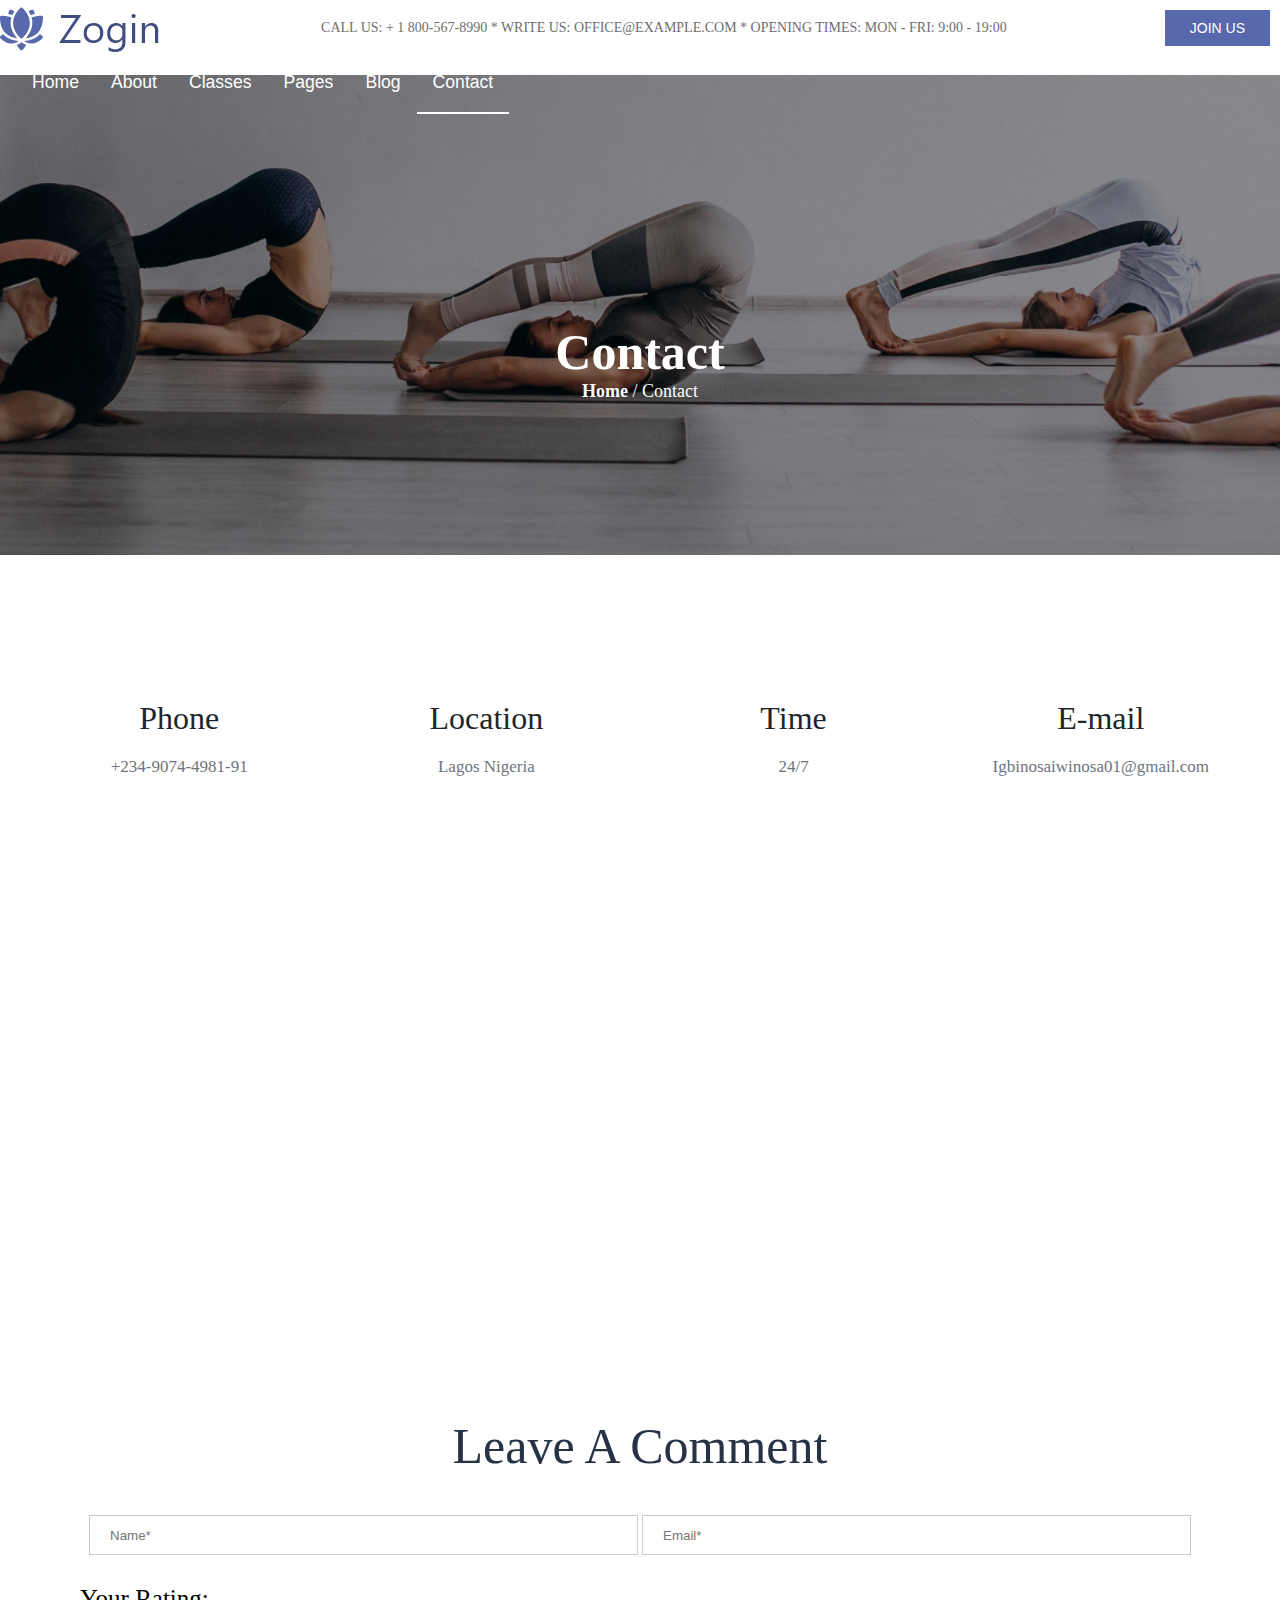
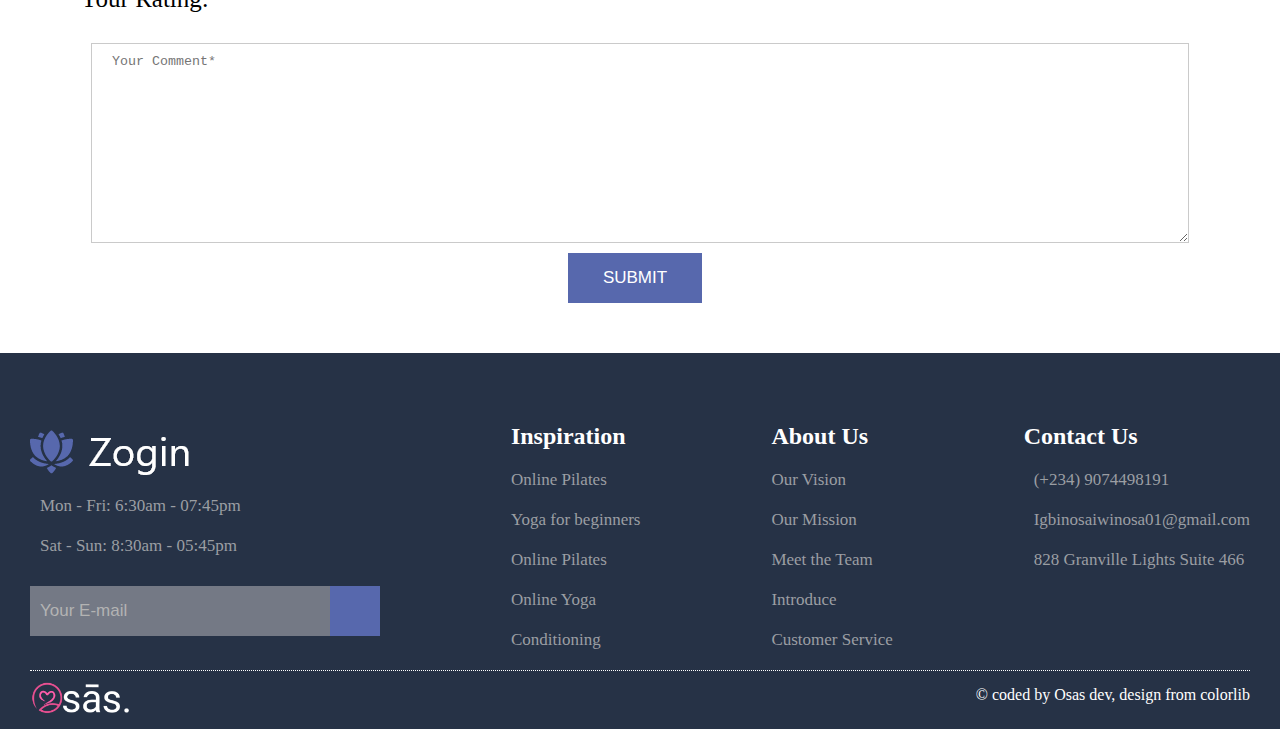
<file: contact.html>
<html lang="en">
<head>
    <meta charset="UTF-8">
    <meta name="viewport" content="width=device-width, initial-scale=1.0">
    <meta http-equiv="X-UA-Compatible" content="ie=edge">
    <link rel="shortcut icon" href="img/icon.png" type="image/x-icon">
    <script src="js/Jquery3.4.1.min.js"></script>
    <script src="js/swiper.min.js"></script>
    <link rel="stylesheet" href="css/swiper.min.css">
    <link rel="stylesheet" href="https://cdnjs.cloudflare.com/ajax/libs/font-awesome/5.13.0/css/all.min.css" integrity="sha256-h20CPZ0QyXlBuAw7A+KluUYx/3pK+c7lYEpqLTlxjYQ=" crossorigin="anonymous" />
    <link rel="stylesheet" href="style.css">
    <script src="js/main.js"></script>
    <title>Zogin</title>
</head>
<body>
    <section class="j">
        <header>
            <div class="img">
                <img src="img/logo.png" alt="">
            </div>
            <div class="word">
                <p>CALL US: + 1 800-567-8990 * WRITE US: OFFICE@EXAMPLE.COM * OPENING TIMES: MON - FRI: 9:00 - 19:00</p>
            </div>
            <div class="butt">
                <button>Join Us</button>
            </div>
        </header>
        <nav class="nav">
            <div class="nav-menu flex-row">
                <div class="nav-brand">
                    <img src="img/logo.png" alt="">
                </div>
                <div class="toggle-collapse">
                        <div class="toggle-icons">
                            <i class="fas fa-bars"></i>
                        </div>
                    </div>
                <div>
                    <ul>
                        <a href="index.html"><li >Home</li></a>
                        <a href="about.html"> <li >About</li></a>
                        <a href="classes.html"> <li >Classes</li></a>
                        <a > <li id="drop" ><span onclick="myFunction()">Pages</span> 
                            <ul class="dropdown" id="myDIV">
                                <a href="classdet.html"><li>Classes details</li> </a>
                                <a href="blogdet.html"><li>Blog Details</li></a>
                                <a href="pricing.html"><li>Pricing</li></a>
                                <a href="faqs.html"><li>Faq</li></a>
                            </ul></li>
                        </a>
                        
                        <a href="blog.html"> <li>Blog</li></a>
                        <a href="#"><li class="active">Contact</li></a>
                    </ul>
                </div>
                <div class="word">
                    <p>CALL US: + 1 800-567-8990 * WRITE US: OFFICE@EXAMPLE.COM * OPENING TIMES: MON - FRI: 9:00 - 19:00</p>
                </div>
                <div class="butt">
                    <button>Join Us</button>
                </div>
                <div class="social">
                    <a href="#"><i class="fab fa-facebook-f"></i></a>
                    <a href="#"><i class="fab fa-twitter"></i></a>
                    <a href="#"><i class="fab fa-instagram"></i></a>
                    <a href="#"><i class="fab fa-linkedin"></i></a>
                </div>
            </div>
        </nav> 
        <div class="words">
            <h1>Contact</h1>
            <p><span><a href="index.html">Home</a></span> / Contact</p>
        </div>
    </section>
    <section class="u">
        <div>
            <i class="fas fa-phone-alt"></i>
            <h1>Phone</h1>
            <p>+234-9074-4981-91</p>
        </div>
        <div>
            <i class="fas fa-map-marker-alt"></i>
            <h1>Location</h1>
            <p>Lagos Nigeria</p>
        </div>
        <div>
            <i class="far fa-clock"></i>
            <h1>Time</h1>
            <p>24/7</p>
        </div>
        <div>
            <i class="far fa-envelope"></i>
            <h1>E-mail</h1>
            <p>Igbinosaiwinosa01@gmail.com</p>
        </div>
    </section>
    <section class="v">
        <iframe src="https://www.google.com/maps/embed?pb=!1m18!1m12!1m3!1d3964.051911200476!2d3.3864146144585967!3d6.515114025069063!2m3!1f0!2f0!3f0!3m2!1i1024!2i768!4f13.1!3m3!1m2!1s0x0%3A0xe969b915b9128f99!2sSports%20Center%2C%20University%20of%20Lagos%20Akoka!5e0!3m2!1sen!2sng!4v1589383280905!5m2!1sen!2sng" width="100%" height="450" frameborder="0" style="border:0;" allowfullscreen="" aria-hidden="false" tabindex="0"></iframe>
    </section>
    <section class="q" id="q">
        <h1>Leave A Comment</h1>
        <form action="">
            <input type="text" name="" id="" placeholder="Name*">
            <input type="email" name="" id="" placeholder="Email*">
            <p>Your Rating: <i class="fas fa-star"></i><i class="fas fa-star"></i><i class="fas fa-star"></i><i class="fas fa-star"></i><i class="far fa-star"></i></p>
            <textarea type="text" name="" id="gun" placeholder="Your Comment*"></textarea>
            <button>Submit</button>
        </form>
    </section>
    <footer>
        <div class="mom">
            <div>
                <div>
                    <img src="img/footer-logo.png" alt="">
                </div>
                <div>
                    <i class="fas fa-clock"></i>
                    <p>Mon - Fri: 6:30am - 07:45pm</p>
                </div>
                <div>
                    <i class="fas fa-clock"></i>
                    <p>Sat - Sun: 8:30am - 05:45pm</p>
                </div>
                <div>
                    <form action="">
                        <input type="email" name="" id="" placeholder="Your E-mail" required>
                        <div>
                            <i class="fas fa-paper-plane"type="submit" ></i>
                        </div>
                        
                    </form>  
                </div>
            </div>
            <div>
                <h2>Inspiration</h2>
                <ul>
                    <a href="#"><li>Online Pilates</li></a>
                    <a href="#"><li>Yoga for beginners</li></a>
                    <a href="#"><li>Online Pilates</li></a>
                    <a href="#"><li>Online Yoga</li></a>
                    <a href="#"><li>Conditioning</li></a>
                </ul>
            </div>
            <div>
                <h2>About Us</h2>
                <ul>
                    <a href="#"><li>Our Vision</li></a>
                    <a href="#"><li>Our Mission</li></a>
                    <a href="#"><li>Meet the Team</li></a>
                    <a href="#"><li>Introduce</li></a>
                    <a href="#"><li>Customer Service</li></a>
                </ul>
            </div>
            <div>
                <h2>Contact Us</h2>
                <ul>
                    <li>
                        <i class="fas fa-phone"></i>
                        <p> (+234) 9074498191</p>
                    </li>
                    <li>
                        <i class="fas fa-envelope"></i>
                        <p>Igbinosaiwinosa01@gmail.com</p>
                    </li>
                    <li>
                        <i class="fas fa-map-marker"></i>
                        <p>828 Granville Lights Suite 466</p>
                    </li>
                </ul>
            </div>
        </div>
        <div class="fie"><img src="img/logowh.png" alt=""> <span>&copy; coded by Osas dev, design from colorlib</span></div>
    </footer>
    
    
</body>
</html>
</file>
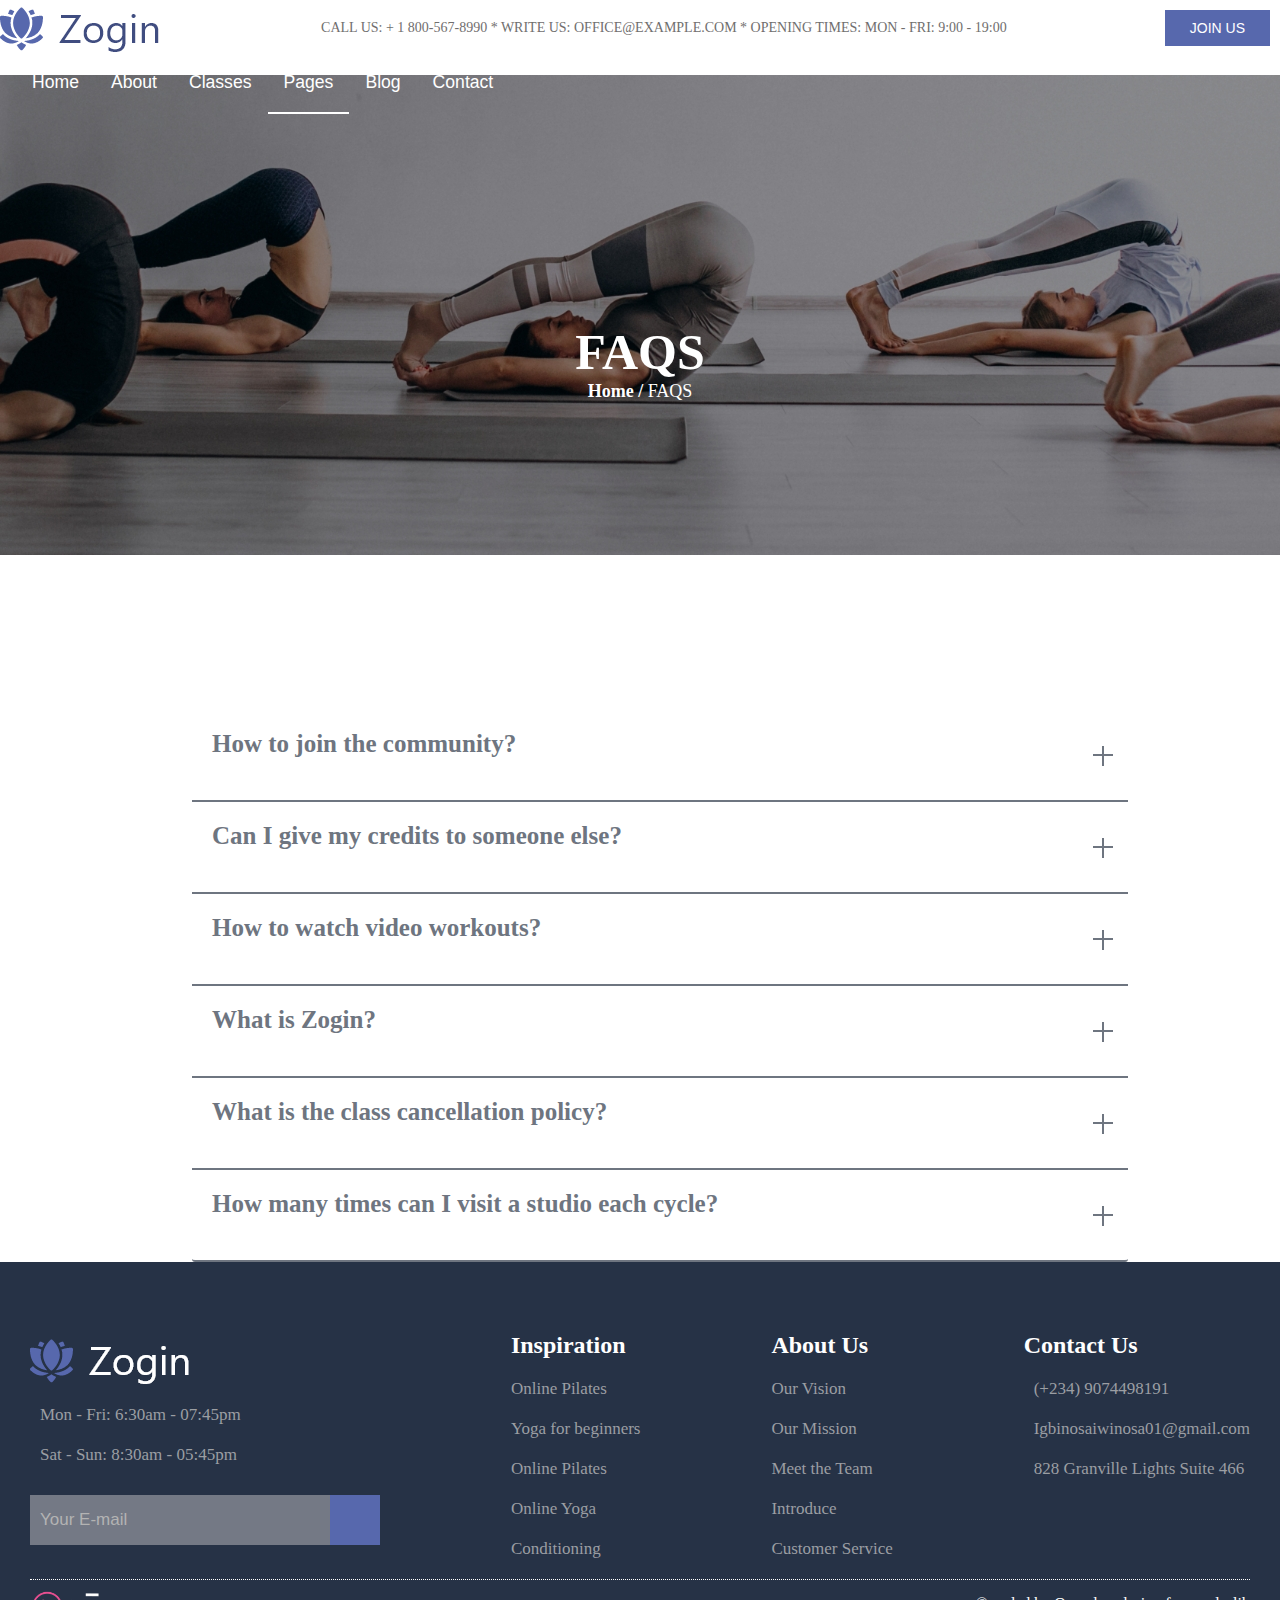
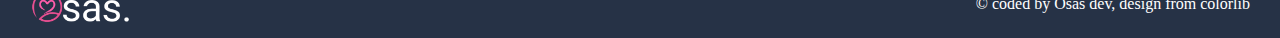
<file: faqs.html>
<html lang="en">
<head>
    <meta charset="UTF-8">
    <meta name="viewport" content="width=device-width, initial-scale=1.0">
    <meta http-equiv="X-UA-Compatible" content="ie=edge">
    <link rel="shortcut icon" href="img/icon.png" type="image/x-icon">
    <script src="js/Jquery3.4.1.min.js"></script>
    <script src="js/swiper.min.js"></script>
    <link rel="stylesheet" href="css/swiper.min.css">
    <link rel="stylesheet" href="https://cdnjs.cloudflare.com/ajax/libs/font-awesome/5.13.0/css/all.min.css" integrity="sha256-h20CPZ0QyXlBuAw7A+KluUYx/3pK+c7lYEpqLTlxjYQ=" crossorigin="anonymous" />
    <link rel="stylesheet" href="style.css">
    <script src="js/main.js"></script>
    <title>Zogin</title>
</head>
<body>
    <section class="j">
        <header>
            <div class="img">
                <img src="img/logo.png" alt="">
            </div>
            <div class="word">
                <p>CALL US: + 1 800-567-8990 * WRITE US: OFFICE@EXAMPLE.COM * OPENING TIMES: MON - FRI: 9:00 - 19:00</p>
            </div>
            <div class="butt">
                <button>Join Us</button>
            </div>
        </header>
        <nav class="nav">
            <div class="nav-menu flex-row">
                <div class="nav-brand">
                    <img src="img/logo.png" alt="">
                </div>
                <div class="toggle-collapse">
                        <div class="toggle-icons">
                            <i class="fas fa-bars"></i>
                        </div>
                    </div>
                <div>
                    <ul>
                        <a href="index.html"><li >Home</li></a>
                        <a href="about.html"> <li >About</li></a>
                        <a href="classes.html"> <li >Classes</li></a>
                        <a > <li id="drop" class="active"><span onclick="myFunction()">Pages</span> 
                            <ul class="dropdown" id="myDIV">
                                <a href="classdet.html"><li>Classes details</li> </a>
                                <a href="blogdet.html"><li>Blog Details</li></a>
                                <a href="pricing.html"><li>Pricing</li></a>
                                <a href="#"><li>Faq</li></a>
                            </ul></li>
                        </a>
                        
                        <a href="blog.html"> <li>Blog</li></a>
                        <a href="contact.html"><li>Contact</li></a>
                    </ul>
                </div>
                <div class="word">
                    <p>CALL US: + 1 800-567-8990 * WRITE US: OFFICE@EXAMPLE.COM * OPENING TIMES: MON - FRI: 9:00 - 19:00</p>
                </div>
                <div class="butt">
                    <button>Join Us</button>
                </div>
                <div class="social">
                    <a href="#"><i class="fab fa-facebook-f"></i></a>
                    <a href="#"><i class="fab fa-twitter"></i></a>
                    <a href="#"><i class="fab fa-instagram"></i></a>
                    <a href="#"><i class="fab fa-linkedin"></i></a>
                </div>
            </div>
        </nav> 
        <div class="words">
            <h1>FAQS</h1>
            <p><span><a href="index.html">Home / </a></span> FAQS </p>
        </div>
    </section>
    <section class="t">
        <div class="wrapper">
            <div class="accordion_wrap accordion_1">
              <div class="accordion_header">
                How to join the community?
              </div>
              <div class="accordion_body">
                <p>No. You may not transfer, trade, or otherwise exchange ClassPass credits. If you’re interested in gifting ClassPass to someone, you can purchase a gift card here.

Please allow 1 day for tracking information to update on your order. If you are unable to track your order, please let us know and we'll be happy to assist. <br> <br>Still need help? Get in touch with us.</p>
              </div>
            </div>
            <div class="accordion_wrap accordion_2">
              <div class="accordion_header">
                Can I give my credits to someone else?
              </div>
              <div class="accordion_body">
                 <p>No. You may not transfer, trade, or otherwise exchange ClassPass credits. If you’re interested in gifting ClassPass to someone, you can purchase a gift card here.

Please allow 1 day for tracking information to update on your order. If you are unable to track your order, please let us know and we'll be happy to assist. <br> <br>Still need help? Get in touch with us.</p>
              </div>
            </div>
            <div class="accordion_wrap accordion_3">
              <div class="accordion_header">
                How to watch video workouts?
              </div>
              <div class="accordion_body">
                <p>No. You may not transfer, trade, or otherwise exchange ClassPass credits. If you’re interested in gifting ClassPass to someone, you can purchase a gift card here.

Please allow 1 day for tracking information to update on your order. If you are unable to track your order, please let us know and we'll be happy to assist. <br> <br>Still need help? Get in touch with us.</p>
              </div>
            </div>
            <div class="accordion_wrap accordion_4">
              <div class="accordion_header">
                What is Zogin?
              </div>
              <div class="accordion_body">
                <p>No. You may not transfer, trade, or otherwise exchange ClassPass credits. If you’re interested in gifting ClassPass to someone, you can purchase a gift card here.

Please allow 1 day for tracking information to update on your order. If you are unable to track your order, please let us know and we'll be happy to assist. <br> <br>Still need help? Get in touch with us.</p>
              </div>
            </div>
            <div class="accordion_wrap accordion_5">
                <div class="accordion_header">
                    What is the class cancellation policy?
                </div>
                <div class="accordion_body">
                   <p>No. You may not transfer, trade, or otherwise exchange ClassPass credits. If you’re interested in gifting ClassPass to someone, you can purchase a gift card here.

Please allow 1 day for tracking information to update on your order. If you are unable to track your order, please let us know and we'll be happy to assist. <br> <br>Still need help? Get in touch with us.</p>
                </div>
              </div>
            <div class="accordion_wrap accordion_5">
              <div class="accordion_header">
                How many times can I visit a studio each cycle?
              </div>
              <div class="accordion_body">
                 <p>No. You may not transfer, trade, or otherwise exchange ClassPass credits. If you’re interested in gifting ClassPass to someone, you can purchase a gift card here.

Please allow 1 day for tracking information to update on your order. If you are unable to track your order, please let us know and we'll be happy to assist. <br> <br>Still need help? Get in touch with us.</p>
              </div>
            </div>
           
          </div>
    </section>
    <footer>
        <div class="mom">
            <div>
                <div>
                    <img src="img/footer-logo.png" alt="">
                </div>
                <div>
                    <i class="fas fa-clock"></i>
                    <p>Mon - Fri: 6:30am - 07:45pm</p>
                </div>
                <div>
                    <i class="fas fa-clock"></i>
                    <p>Sat - Sun: 8:30am - 05:45pm</p>
                </div>
                <div>
                    <form action="">
                        <input type="email" name="" id="" placeholder="Your E-mail" required>
                        <div>
                            <i class="fas fa-paper-plane"type="submit" ></i>
                        </div>
                        
                    </form>  
                </div>
            </div>
            <div>
                <h2>Inspiration</h2>
                <ul>
                    <a href="#"><li>Online Pilates</li></a>
                    <a href="#"><li>Yoga for beginners</li></a>
                    <a href="#"><li>Online Pilates</li></a>
                    <a href="#"><li>Online Yoga</li></a>
                    <a href="#"><li>Conditioning</li></a>
                </ul>
            </div>
            <div>
                <h2>About Us</h2>
                <ul>
                    <a href="#"><li>Our Vision</li></a>
                    <a href="#"><li>Our Mission</li></a>
                    <a href="#"><li>Meet the Team</li></a>
                    <a href="#"><li>Introduce</li></a>
                    <a href="#"><li>Customer Service</li></a>
                </ul>
            </div>
            <div>
                <h2>Contact Us</h2>
                <ul>
                    <li>
                        <i class="fas fa-phone"></i>
                        <p> (+234) 9074498191</p>
                    </li>
                    <li>
                        <i class="fas fa-envelope"></i>
                        <p>Igbinosaiwinosa01@gmail.com</p>
                    </li>
                    <li>
                        <i class="fas fa-map-marker"></i>
                        <p>828 Granville Lights Suite 466</p>
                    </li>
                </ul>
            </div>
        </div>
        <div class="fie"><img src="img/logowh.png" alt=""> <span>&copy; coded by Osas dev, design from colorlib</span></div>
    </footer>
    
    
</body>
</html>
</file>
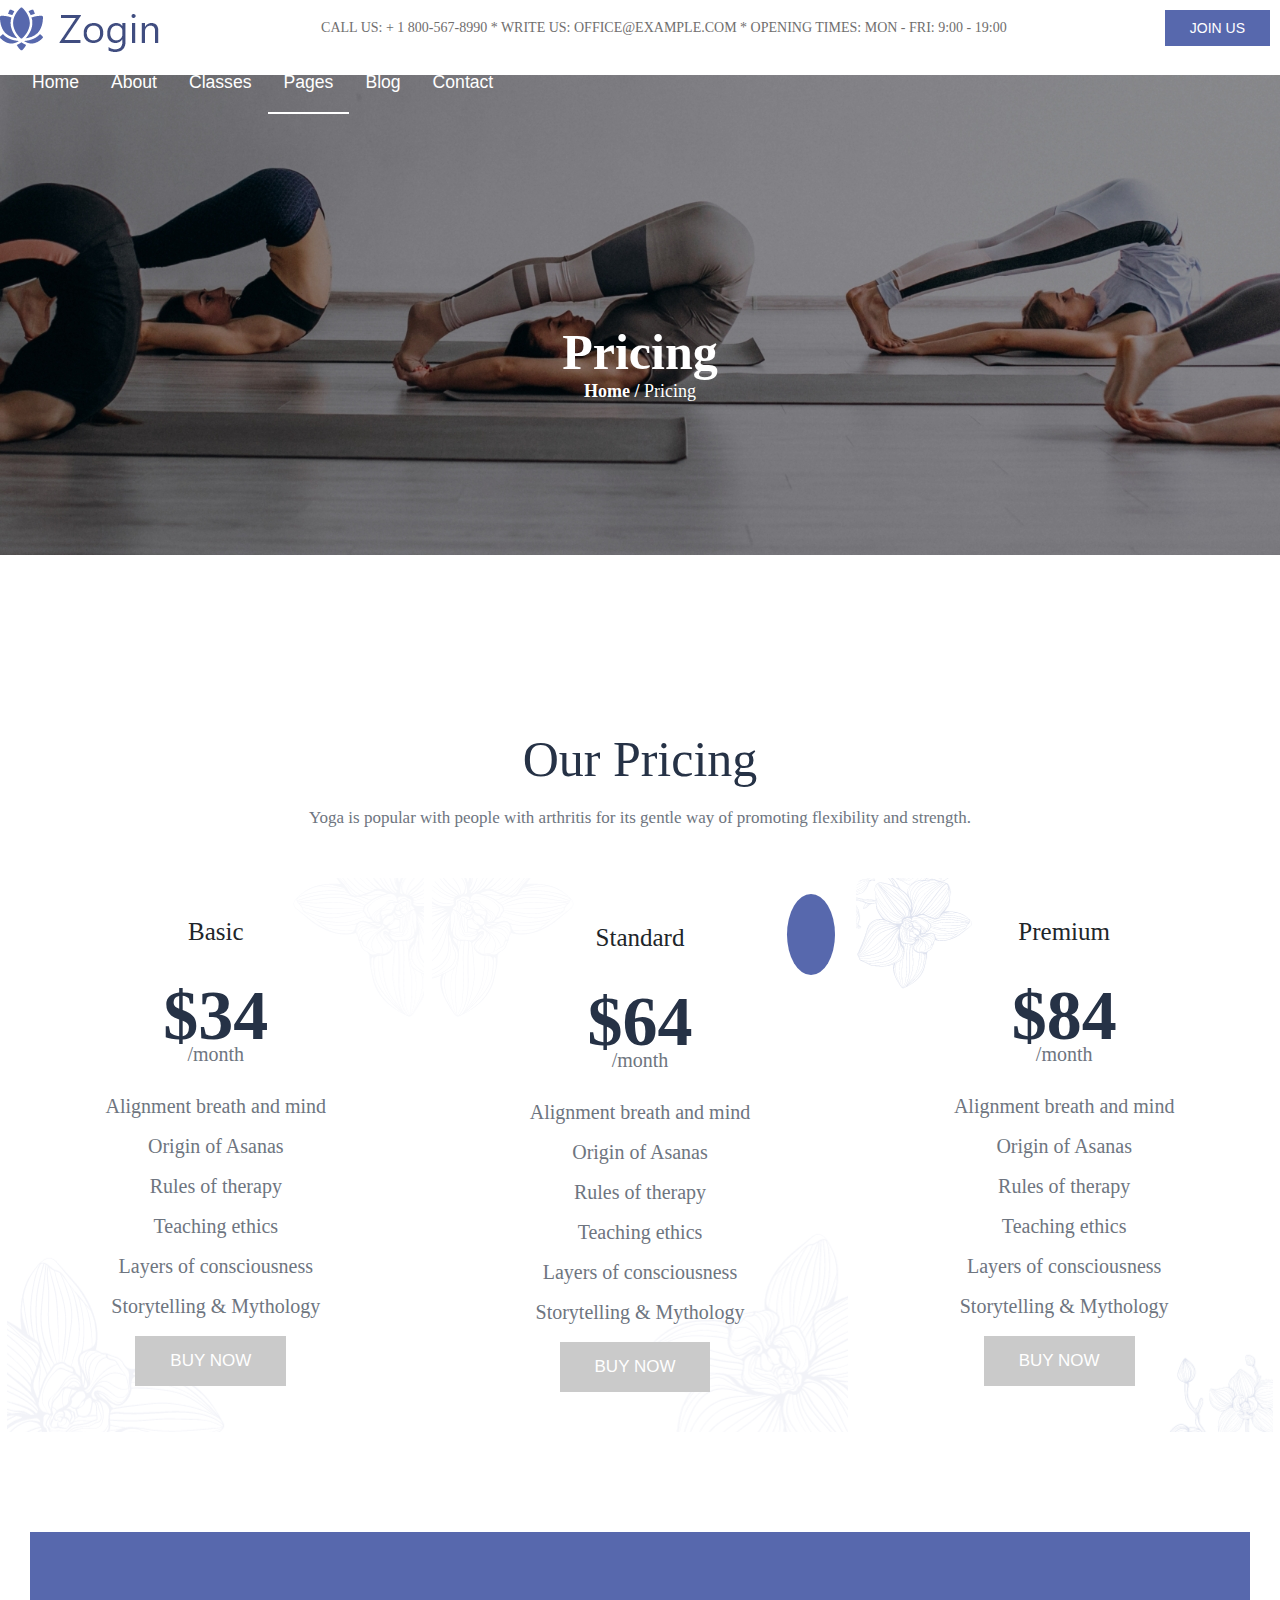
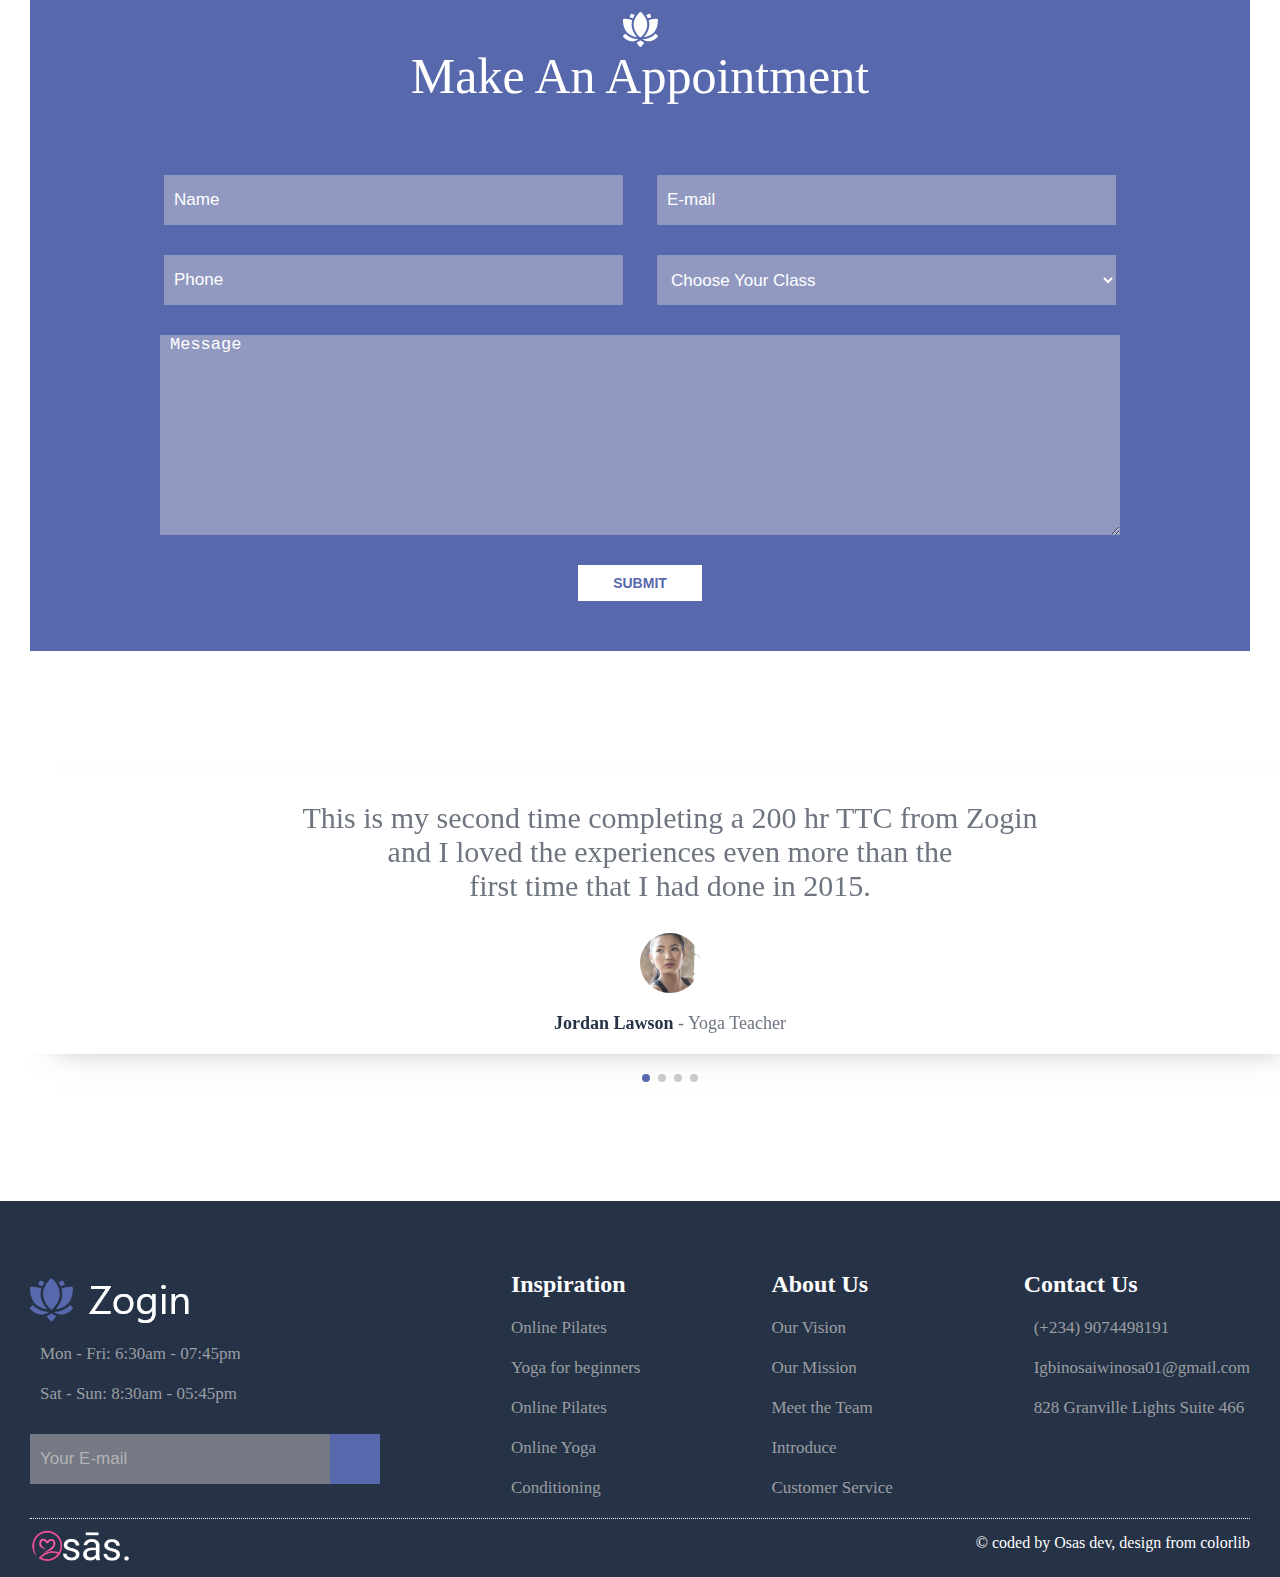
<file: pricing.html>
<html lang="en">
<head>
    <meta charset="UTF-8">
    <meta name="viewport" content="width=device-width, initial-scale=1.0">
    <meta http-equiv="X-UA-Compatible" content="ie=edge">
    <link rel="shortcut icon" href="img/icon.png" type="image/x-icon">
    <script src="js/Jquery3.4.1.min.js"></script>
    <script src="js/swiper.min.js"></script>
    <link rel="stylesheet" href="css/swiper.min.css">
    <link rel="stylesheet" href="https://cdnjs.cloudflare.com/ajax/libs/font-awesome/5.13.0/css/all.min.css" integrity="sha256-h20CPZ0QyXlBuAw7A+KluUYx/3pK+c7lYEpqLTlxjYQ=" crossorigin="anonymous" />
    <link rel="stylesheet" href="style.css">
    <script src="js/main.js"></script>
    <title>Zogin</title>
</head>
<body>
    <section class="j">
        <header>
            <div class="img">
                <img src="img/logo.png" alt="">
            </div>
            <div class="word">
                <p>CALL US: + 1 800-567-8990 * WRITE US: OFFICE@EXAMPLE.COM * OPENING TIMES: MON - FRI: 9:00 - 19:00</p>
            </div>
            <div class="butt">
                <button>Join Us</button>
            </div>
        </header>
        <nav class="nav">
            <div class="nav-menu flex-row">
                <div class="nav-brand">
                    <img src="img/logo.png" alt="">
                </div>
                <div class="toggle-collapse">
                        <div class="toggle-icons">
                            <i class="fas fa-bars"></i>
                        </div>
                    </div>
                <div>
                    <ul>
                        <a href="index.html"><li >Home</li></a>
                        <a href="about.html"> <li >About</li></a>
                        <a href="classes.html"> <li >Classes</li></a>
                        <a > <li id="drop" class="active"><span onclick="myFunction()">Pages</span> 
                            <ul class="dropdown" id="myDIV">
                                <a href="classdet.html"><li>Classes details</li> </a>
                                <a href="blogdet.html"><li>Blog Details</li></a>
                                <a href="#"><li>Pricing</li></a>
                                <a href="faqs.html"><li>Faq</li></a>
                            </ul></li>
                        </a>
                        
                        <a href="blog.html"> <li>Blog</li></a>
                        <a href="contact.html"><li>Contact</li></a>
                    </ul>
                </div>
                <div class="word">
                    <p>CALL US: + 1 800-567-8990 * WRITE US: OFFICE@EXAMPLE.COM * OPENING TIMES: MON - FRI: 9:00 - 19:00</p>
                </div>
                <div class="butt">
                    <button>Join Us</button>
                </div>
                <div class="social">
                    <a href="#"><i class="fab fa-facebook-f"></i></a>
                    <a href="#"><i class="fab fa-twitter"></i></a>
                    <a href="#"><i class="fab fa-instagram"></i></a>
                    <a href="#"><i class="fab fa-linkedin"></i></a>
                </div>
            </div>
        </nav> 
        <div class="words">
            <h1>Pricing</h1>
            <p><span><a href="index.html">Home / </a></span> Pricing </p>
        </div>
    </section>
    <section class="r">
        <h1>Our Pricing</h1>
        <p>Yoga is popular with people with arthritis for its gentle way of promoting flexibility and strength.</p>
        <div class="mom">
            <div>
                <p id="nj">Basic</p>
                <h1>$34</h1>
                <p id="nu">/month</p>
                <p id="nr">Alignment breath and mind <br>Origin of Asanas <br>Rules of therapy <br>Teaching ethics <br>Layers of consciousness <br>Storytelling & Mythology</p>
                <button>buy now</button>
            </div>
            <div>
                <i class="fas fa-star"></i>
                <p id="nj" class="nio">Standard</p>
                <h1>$64</h1>
                <p id="nu">/month</p>
                <p id="nr">Alignment breath and mind <br>Origin of Asanas <br>Rules of therapy <br>Teaching ethics <br>Layers of consciousness <br>Storytelling & Mythology</p>
                <button>buy now</button>
            </div>
            <div>
                <p id="nj">Premium</p>
                <h1>$84</h1>
                <p id="nu">/month</p>
                <p id="nr">Alignment breath and mind <br>Origin of Asanas <br>Rules of therapy <br>Teaching ethics <br>Layers of consciousness <br>Storytelling & Mythology</p>
                <button>buy now</button>
            </div>
        </div>
    </section>
    <section class="h">
        <div id="con">
            <img src="img/icon-white.png" alt="">
            <h1>Make An Appointment</h1>
        </div>
        <form action="">
            <input type="text" name="" placeholder="Name" id="ty">
            <input type="email" name="" placeholder="E-mail" id="ty">
            <input type="text" name="" id="ty" placeholder="Phone">
            <select name="" id="ty">
                <option value="">Choose Your Class</option>
            </select>
            <textarea name="" id="tt" cols="30" rows="10" placeholder="Message"></textarea>
            <button>Submit</button>
        </form>

    </section>
    <section class="i">
        <div class="swiper-container">
            <div class="swiper-wrapper">
                <div class="swiper-slide">
                    <i class="fa  fa-quote-left"></i>
                    <div>
                        <div>
                            <p class="p">This is my second time completing a 200 hr TTC from Zogin<br> and I loved the experiences even more than the <br>first time that I had done in 2015.</p>
                            <div id="gaf">
                                <img src="img/testimonial/testimonial-1.png" alt="">
                                <p><span>Jordan Lawson</span> - Yoga Teacher </p>
                            </div>
                        </div>
                    </div>
                </div>
                <div class="swiper-slide">
                    <i class="fa  fa-quote-left"></i>
                    <div>
                        <div>
                            <p class="p">This is my second time completing a 200 hr TTC from Zogin<br> and I loved the experiences even more than the<br> first time that I had done in 2015.</p>
                            <div id="gaf">
                                <img src="img/testimonial/testimonial-1.png" alt="">
                                <p><span>Jordan Lawson</span> - Yoga Teacher </p>
                            </div>
                        </div>
                    </div>
                </div>
                <div class="swiper-slide">
                    <i class="fa  fa-quote-left"></i>
                    <div>
                        <div>
                            <p class="p">This is my second time completing a 200 hr TTC from Zogin<br> and I loved the experiences even more than the <br>first time that I had done in 2015.</p>
                            <div id="gaf">
                                <img src="img/testimonial/testimonial-1.png" alt="">
                                <p><span>Jordan Lawson</span> - Yoga Teacher </p>
                            </div>
                        </div>
                    </div>
                </div>
                <div class="swiper-slide">
                    <i class="fa  fa-quote-left"></i>
                    <div>
                        <div>
                            <p class="p">This is my second time completing a 200 hr TTC from <br>Zogin and I loved the experiences even more than the <br>first time that I had done in 2015.</p>
                            <div id="gaf">
                                <img src="img/testimonial/testimonial-1.png" alt="">
                                <p><span>Jordan Lawson</span> - Yoga Teacher </p>
                            </div>
                        </div>
                    </div>
                </div>
            </div>
            <div class="swiper-pagination"></div>
        </div>
    </section>
    <footer>
        <div class="mom">
            <div>
                <div>
                    <img src="img/footer-logo.png" alt="">
                </div>
                <div>
                    <i class="fas fa-clock"></i>
                    <p>Mon - Fri: 6:30am - 07:45pm</p>
                </div>
                <div>
                    <i class="fas fa-clock"></i>
                    <p>Sat - Sun: 8:30am - 05:45pm</p>
                </div>
                <div>
                    <form action="">
                        <input type="email" name="" id="" placeholder="Your E-mail" required>
                        <div>
                            <i class="fas fa-paper-plane"type="submit" ></i>
                        </div>
                        
                    </form>  
                </div>
            </div>
            <div>
                <h2>Inspiration</h2>
                <ul>
                    <a href="#"><li>Online Pilates</li></a>
                    <a href="#"><li>Yoga for beginners</li></a>
                    <a href="#"><li>Online Pilates</li></a>
                    <a href="#"><li>Online Yoga</li></a>
                    <a href="#"><li>Conditioning</li></a>
                </ul>
            </div>
            <div>
                <h2>About Us</h2>
                <ul>
                    <a href="#"><li>Our Vision</li></a>
                    <a href="#"><li>Our Mission</li></a>
                    <a href="#"><li>Meet the Team</li></a>
                    <a href="#"><li>Introduce</li></a>
                    <a href="#"><li>Customer Service</li></a>
                </ul>
            </div>
            <div>
                <h2>Contact Us</h2>
                <ul>
                    <li>
                        <i class="fas fa-phone"></i>
                        <p> (+234) 9074498191</p>
                    </li>
                    <li>
                        <i class="fas fa-envelope"></i>
                        <p>Igbinosaiwinosa01@gmail.com</p>
                    </li>
                    <li>
                        <i class="fas fa-map-marker"></i>
                        <p>828 Granville Lights Suite 466</p>
                    </li>
                </ul>
            </div>
        </div>
        <div class="fie"><img src="img/logowh.png" alt=""> <span>&copy; coded by Osas dev, design from colorlib</span></div>
    </footer>
    
    
</body>
</html>
</file>
<file: style.css>
*{
    margin: 0;
    padding: 0;
}
html, body{
    margin: 0%;
    box-sizing: border-box;
    overflow-x: hidden;
 
}

button{
    cursor: pointer !important;
}

header{
    background: white;
    display: flex;
    justify-content: space-between;
}
.word{
    margin-top: 20px;
    font-size: 14px;
    color: #706e6e;
}
.butt button{
    background: #5768ad;
    color: #fff;
    border: none;
    margin-top: 10px;
    margin-right: 10px;
    text-transform: uppercase;
    padding: 10px 25px;
    font-size: 14px;

}
.nav{
    padding: 0 1rem;
    height: 0rem;
    min-height: 30vh;
    overflow: hidden;
    transition: height 1s ease-in-out;
}

.nav .nav-menu{    
    justify-content: space-between;
}
.nav .butt,.nav .word{
    display: none;
}
.nav .toggle-collapse{
    position: absolute;
    top: 0%;
    width: 90%;
    cursor: pointer;
    display: none;
}
.flex-row{
    display: flex;
    flex-direction: row;    
    flex-wrap: wrap;
}

.nav .toggle-collapse .toggle-icons{
    display: flex;
    justify-content: flex-end;
    padding: 1.3rem 0;
}

.nav .toggle-collapse .toggle-icons i{
    font-size: 1.4rem;
    color: #5768ad;
}

.collapse{
    height: 36rem;
}

.nav ul{
    display: flex;
    margin: 0;
    margin-right: 30px;
}

.nav ul li{
    list-style: none;
    padding: 19px 16px;
    font-size: 1.1rem;
    position: relative;
    font-family: sans-serif;
    font-size: 1.1rem;
}
.nav span{
    cursor: pointer;
}

.nav ul li ul.dropdown{
    padding: 5px 0;
    width: 200px;
    background: #ffffff;
    display: none;
    position: absolute;
    z-index: 999;
    left: 0;
}

.nav ul li ul.dropdown li{
    padding: 5px 16px;
    display: block;
    color: #706e6e;
}

.nav ul a{
    text-decoration: none;
    color: #fff;
}

.nav ul li:hover{
    border-bottom: 2px solid #fff;
    color: #fff;
}


.nav ul #active{
    border-bottom: 2px solid #fff;
}
.nav ul .active{
    border-bottom: 2px solid #fff;
}

.nav ul a #active {
    color: #fff;
    
}
.nav ul a .active {
    color: #fff;
    
}
.nav .social{
    margin-top: 23px;

}
.nav .social a{
    color: white;
    padding: 0  10px;
}
.nav .nav-brand{
    display: none;
}

@media  screen and (max-width: 750px){
    header{
        display: none;
    }
    .nav{
        background: #fff;
        min-height: 10vh;
        position: fixed;
        z-index: 999;
    }
    .nav .nav-menu, .nav ul{
        flex-direction: column;
    }
    .nav ul li{
        color: #5768ad;
    }
    .nav ul #drop{
        color: #5768ad !important;
    }
    .collapse{
        height: 100%;
    }
    .nav .toggle-collapse{
        display: initial;
    }
    .nav ul a li:hover{
        color: #5768ad;
        border-bottom: unset;
    }
    .nav ul li ul.dropdown{
        position: fixed;
    }
    .nav ul #active{
        border-bottom:unset;
        color: #5768ad !important;
    }
    .nav ul .active{
        border-bottom:unset;
        color: #5768ad !important;
    }
    .nav ul #active a{
        color: #5768ad;
    }
    .nav ul .active a{
        color: #5768ad;
    }
    .nav ul a{
        color: #5768ad;
    }
    .nav ul #active a:hover{
        color: none;
    }
    .nav ul .active a:hover{
        color: none;
    }
    .nav .social a{
        color: #5768ad;
    }
    .nav .nav-brand{
        display: block;
    }
    .nav .butt,.nav .word{
        display: block;
    }
    .nav ul li ul.dropdown{
        margin-left: 40px;
        padding-left: 40px;
        background: rgba(255, 255, 255, 0.726);
    }
}
.a{
    background: url('img/hero/hero-1.jpg');
    background-size: cover;
    background-position: center;
    height: 100vh;
}
.a .words{
    color: white;
    width: 50%;
    margin-left: 30px;
}
.a .words p{
    font-size: 20px;
    font-weight: bolder;
    text-transform: uppercase;
    padding-bottom: 20px;
}
.a .words h1{
    font-size: 60px;
    margin-bottom: 20px;

}
.a .words  button{
    background: #5768ad;
    color: #fff;
    border: none;
    margin-top: 10px;
    margin-right: 10px;
    text-transform: uppercase;
    padding: 15px 35px;
    font-size:17px;

}
.b{
    margin-top: 50px;
    margin-bottom: 100px;
    display: flex;
    flex-wrap: wrap;
    justify-content: space-between;
}
.b .left{
    width: 50%;
    display: flex;
    justify-content: space-evenly;
    flex-wrap: wrap;
}
.b .left .un{
    width: 50%;
}
.b .left .duo{
    width: 45%;
    display: flex;
    flex-direction: column;
    justify-content: space-between;
}
.b .right{
    width: 45%;
    margin-top: 30px;
}
.b .right #con{
    margin-bottom: 30px;
}
.b .right #word{
    margin-bottom: 30px;
}
.b .right #word h1{
    font-size: 40px;
    color:  #263246;
    font-weight: 100;
}
.b .right #word p{
    font-size: 20px;
    color: #6e7580;
}
.b .right button{
    background: #5768ad;
    color: #fff;
    border: none;
    margin-top: 10px;
    margin-right: 10px;
    text-transform: uppercase;
    padding: 15px 35px;
    font-size:17px;

}
.b .right button:hover{
    background: none;
    border: 1px solid #5768ad;
    color: #5768ad;
}
.c{
    text-align: center;
    margin-top: 30px;
    padding-bottom: 100px;
}
.c #con{
    margin-bottom: 30px;
    padding-top: 30px;
}
.c h1{
    font-size: 50px;
    color:  #263246 ;
    margin-bottom: 20px;
    font-weight: 100;
}
.c .mom{
    display: flex;
    justify-content: space-evenly;
    flex-wrap: wrap;
  
}
.c .mom div{
    width: 13%;
    background: #fff;
    padding: 5px;
    margin-top: 10px;
    box-shadow: 0 0 65px rgba(12,26,39,.05);
}
.c .mom div h2{
    color: #263246;
    font-weight: 100;
    margin-top: 35px;
}
.c .mom div p{
    color: #6e7580;
    margin-top: 20px;
    font-size: 20px;
    margin-bottom: 40px;
}
.d{
    background: #f5f6fa;
    padding-top: 100px;
    display: flex;
    flex-wrap: wrap;
}
.d .left{
    width: 45%;
    padding-left: 30px;
    
}
.d .left h1{
    font-size: 50px;
    font-weight: 100;
    padding-bottom: 20px;
    color: #263246;
}
.d .left p{
    color: #6e7580;
    font-size: 17px;
    line-height: 22px;
    font-weight: 200;
    padding-bottom: 60px;
    
}
.d .mom{
    display: flex;
    flex-wrap: wrap;
    justify-content: space-between;
}
.d .mom #box{
    width: 45%;
    display: flex;
    margin-bottom: 30px;
}
.d .mom #box #hot{
    margin-left: 30px;
}
.d .mom #box #hot h2{
    font-size: 50px;
    font-weight: 100;
    color: #263246;
}
.e{
    padding-top: 100px;
    text-align: center;
    padding-bottom: 50px;
}
.e h1{
    font-size: 50px;
    padding-bottom: 20px;
    color: #263246;
    font-weight: 100;
}
.e p{
    font-size: 17px;
    color: #6e7580;
}
.e .mom{
    margin-top: 50px;
    display: flex;
    justify-content: space-evenly;
    flex-wrap: wrap;
    text-align: left;
   
}
.e .mom #men{
    background: #fff;
    box-shadow: 0 0 65px rgba(12,26,39,.05);
    width: 30%;

}
.e .mom #rop p{
    color: white;
    background: #5768ad;
    width: 80px;
    padding: 5px 10px;
    position: relative;
    z-index: 888;
    margin-top: 10px;
}
.e .mom #rop img{
    width: 100%;
    margin-top: -37px;
}
.e .mom .kom{
    padding: 30px 20px;
}
.e .mom .kom p:nth-child(1){
    font-size: 19px;
    padding-bottom: 20px;
}
.e .mom .kom h2{
    font-weight: 100;
    font-size: 24px;
    color: #263246;
    padding-bottom: 40px;
}
.e .mom .kom span{
    color: #263246;
}
.e .mom .kom button{
    background: none;
    color: #5768ad;
    border: 1px solid #5768ad;
    margin-top: 30px;
    text-transform: uppercase;
    padding: 10px 35px;
    font-size:14px;
    font-weight: bold;
}
.e .mom .kom button:hover{
    color: white;
    border: none;
    background: #5768ad;
}
.f{
    padding-top: 100px;
    text-align: center;
}
.f h1{
    font-size: 50px;
    padding-bottom: 20px;
    color: #263246;
    font-weight: 100;
}
.f p{
    font-size: 17px;
    color: #6e7580;
}
.f .mom{
    margin-top: 40px;
    display: flex;
    flex-wrap: wrap;
}
.f .mom div{
    width: 25%;
}
.f .mom div img{
    width: 100%;
}
.g{
    padding-top: 100px;
    text-align: center;
}
.g h1{
    font-size: 50px;
    padding-bottom: 20px;
    color: #263246;
    font-weight: 100;
}
.g p{
    font-size: 17px;
    color: #6e7580;
}
.g h2{
    padding-top: 20px;
    padding-bottom: 20px;
    color: #263246;
    font-weight: 100;
}
.g .mom{
    margin-top: 50px;
    margin-bottom: 60px;
    display: flex;
    flex-wrap: wrap;
    justify-content: space-evenly;
}
.g .mom div{
    width: 22%;
}
.g .mom div img{
    width: 100%;
}
.h{
    padding-top: 50px;
    text-align: center;
    background: #5768ad;
    margin: 0 30px;
    margin-bottom: 100px;
}
.h h1{
    font-size: 50px;
    padding-bottom: 40px;
    color: white;
    font-weight: 100;
}
.h #con{
    margin-bottom: 30px;
    padding-top: 30px;
}
.h form{
    display: flex;
    flex-wrap: wrap;
    justify-content: space-evenly;
    padding: 0 100px;
}
.h form input::placeholder, .h form textarea::placeholder{
    color: white;
    font-size: 17px;
}
.h form #ty{
    width: 45%;
    height: 50px;
    border: none;
    background: rgba(224, 220, 220, 0.425);
    margin-bottom: 30px;
    padding-left: 10px;
    color: white;
    outline: none;
    font-size: 17px;
}
.h form #tt{
    width: 100%;
    margin: 0 30px;
    border: none;
    background: rgba(224, 220, 220, 0.425);
    padding-left: 10px;
    font-size: 17px;
    outline: none;
    color: white;
    height: 200px !important;
}
.h form select{
    color: white;
    font-size: 17px;
    outline: none;
}
.h form select option{
    outline: none;
}
.h form button{
    background: white;
    color: #5768ad;
    border:none;
    margin-top: 30px;
    text-transform: uppercase;
    padding: 10px 35px;
    font-size:14px;
    font-weight: bold;
    margin-bottom: 50px;
}
.h form  button:hover{
    color: white;
    border: 1px solid #fff;
    background: none;
}
.i{
    margin-top: 100px;
    margin-bottom: 50px;
}
.i .swiper-container {
    width: 100%;
    height: 400px;
    margin-left: 30px;
  }
 .i .swiper-slide {
      margin-top: 20px;
    height: 100%;
    font-size: 18px;
    background: white;
    box-shadow: 0px 15px 34px -29px rgba(0, 0, 0, 0.54);
    text-align: center;
    
  }
  .i .swiper-pagination{
    position: unset;
    margin-top: 20px;
}
.i .swiper-pagination-bullet-active{
    background: #5768ad;
}
.i .swiper-slide .fa{
    font-size: 30px;
    margin-top: -20px;
    color: #5768ad;
    transform: rotate(180deg)
}
.i .swiper-container .p{
    font-size: 30px;
    margin-top: 30px;
}
.i .swiper-container #gaf{
    margin-top: 30px;
    margin-bottom: 20px;
}
.i .swiper-container img{
    margin-bottom: 20px;
}
.i .swiper-container  p{
    color: #6e7580;
}
.i .swiper-container #gaf span{
    color: #263246;
    font-weight: bold;
}
footer{
    background: #263246;
    padding: 70px 30px;
    padding-bottom: 0px;
}
footer .mom{
    display: flex;
    flex-wrap: wrap;
    justify-content: space-between;
}
footer .mom div:nth-child(1) div:nth-child(2),footer .mom div:nth-child(1) div:nth-child(3){
    display: flex;
    color: #9b9ea3;;
    font-size: 17px;
    margin-top: 20px;
}
footer .mom div:nth-child(1) div:nth-child(4){
    margin-top: 30px;
}
footer .mom div:nth-child(1) div:nth-child(4) form{
    margin-top: 30px;
    display: flex;
}
footer .mom div:nth-child(1) div:nth-child(4) input{
    width: 300px;
    height: 50px;
    background: rgba(224, 220, 220, 0.425);
    border: none;
    outline: none;
    color: white;
    font-size: 17px;
}
footer .mom div:nth-child(1) div:nth-child(4) input::placeholder{
    color: rgb(179, 179, 179);
    padding-left: 10px;
}
footer .mom div:nth-child(1) .fa-clock{
   color: #5768ad;
   margin-right: 10px;
}
footer .mom div:nth-child(1) div:nth-child(4) form div{
    background: #5768ad;
    height: 50px;
    width: 50px;
    margin-top: 0%;
}
footer .mom div:nth-child(1) div:nth-child(4) .fas{
    font-size: 30px;
    margin-top: 10px;
    margin-left: 10px;
    color: white;
} 
footer .mom h2{
    color: white;
    margin-bottom: 20px;
}
footer .mom ul a{
    text-decoration: none;
}
footer .mom ul li{
    list-style: none;
    display: flex;
    color: #9b9ea3;
    margin-bottom: 20px;
    font-size: 17px;
}
footer .mom ul li .fas{
    margin-right: 10px;
}
.fie{
    color: #fff;
    display: flex;
    justify-content: space-between;
    padding: 10px 0px;
    border-top: 1px solid white;
    border-top-style: dotted;
}
.fie img{
    width: 100px;
}
.fie span{
    margin-top: 5px;
}
/*---------------about-------------*/
.j{
    background: url('img/breadcrumb.jpg');
    background-position: center;
    background-repeat: no-repeat;
    height: 70vh;
}
.j .words{
    text-align: center;
}
.j .words h1{
    font-size: 50px;
    color: white;
}
.j .words p{
    font-size: 18px;
    color:white;
}
.j .words p a{
    text-decoration: none;
    color: white;
    font-weight: bold;
}
.k:before {
    position: absolute;
    left: -500px;
    top: 300px;
    width: 990px;
    height: 1008px;
    background-image: url('img/about/background-left.png');
    content: "";
    z-index: -1;
}
.k .mom {
    display: flex;
    flex-wrap: wrap;
    justify-content: space-evenly;
    margin-top: 100px;
}
.k .mom #iu{
    width: 20%;
    background: white;
    text-align: center;
    box-shadow: 0 0 65px rgba(12,26,39,.05);
    padding: 50px 10px
}

.k .mom div h2{
    font-size: 24px;
    padding: 20px 0;
    color: #263246;
    font-weight: 100;
}
.k .mom div p{
    color: #6e7580;
    font-size: 20px;
}
.k .mom1{
    display: flex;
    flex-wrap: wrap;
    justify-content: space-evenly;
}
.k .mom1 #mon{
    width: 60%;
}
.k .mom1 #mon img{
    width: 100%;
}
.k .mom1 #mon1{
    width: 35%;
    margin-left: -30px;
    margin-top: 50px;
}
.k .mom1 #mon1 h1{
    font-size: 50px;
    font-weight: 100;
    color: #263246;
    margin-top: 30px;
    margin-bottom: 20px;
}
.k .mom1 #mon1 p{
    font-size: 17px;
    color: #6e7580;
}
.skills{
    width: 100%;
    max-width: 600px;
    padding: 0 20px;
  }
  
  .skill-name{
    font-size: 18px;
    font-weight: 700;
    text-transform: uppercase;
    margin: 20px 0;
    color: #263246;
  }
  
  .skill-bar{
    height:8px;
    background: #cacaca;
    border-radius: 8px;
  }
  
  .skill-per{
    height:8px;
    background-color: #5768ad;
    border-radius: 8px;
    width: 0;
    transition: 10s linear;
    position: relative;
  }
  
  .skill-per::before{
    content: attr(per);
    position: absolute;
    padding: 4px 6px;
    background-color: #5768ad;
    color: #fff;
    font-size: 12px;
    font-weight: bold;
    border-radius: 4px;
    top: -35px;
    right: 0;
    transform: translateX(50%);
  }
  
  .skill-per::after{
    content: '';
    position: absolute;
    width: 10px;
    height: 10px;
    background-color: #5768ad;
    top: -16px;
    right: 0;
    transform: translateX(50%) rotate(45deg);
    border-radius: 2px;
  }
  .k:after {
    position: absolute;
    right: -120px;
    bottom: 0;
    width: 459px;
    top: 150vh;
    height: 504px;
    background-image: url('img/about/background-right.png');
    content: "";
    z-index: -1;
}
.l{
    padding: 60px 0;
    text-align: center;
    background: #f5f6fa;
}
.l h1{
    font-size: 60px;
    padding: 30px 0;
    color: #263246;
    font-weight: 100;
}
.l p{
    font-size: 17px;
    color: #6e7580;
}
.l{
    margin-top: 100px;
    margin-bottom: 50px;
}
.l .mom{
    margin-top: 50px;
}
.l .swiper-container2 {
    width: 100%;
    height: 400px;
    margin-left: 30px;
  }
 .l .swiper-slide {
      margin-top: 20px;
    height: 100%;
    font-size: 18px;
    background: white;
    box-shadow: 0px 15px 34px -29px rgba(0, 0, 0, 0.54);
    text-align: left;
    display: flex;
    padding: 0 20px;
}
    
  .l .swiper-slide div:nth-child(1){
      margin-top: 18%;
  }
  .l .swiper-slide div:nth-child(1) h2 {
    font-weight: 100;
    color: #5768ad;
    padding-bottom: 20px;
}
.l .swiper-slide div:nth-child(1) p{
    padding-bottom: 20px;
}
  .l .swiper-slide #wel{
      margin-top: -11%;
  }
  .m{
    background: url('img/counter/counter-bg.jpg');
    height: 30vh;
    background-size: cover;
    background-repeat: no-repeat;
    margin: 100px 30px;
}
.m .mom{
    display: flex;
    justify-content: space-between;
}
.m .mom #box{
    width: 45%;
    display: flex;
    justify-content: space-evenly;
    margin-bottom: 30px;
    margin-top: 5%;
}
.m .mom #box #hot{
    color: #fff;
}
.m .mom #box #hot h2{
    font-size: 50px;
    font-weight: 100;
    color: #fff;
}
.n{
    display: flex;
    flex-wrap: wrap;
    justify-content: space-evenly;
    margin: 60px 30px 0 30px;
    box-shadow: 0 10px 20px rgba(35,37,43,.1);
    padding-bottom: 40px;
}
.n p{
    font-size: 20px;
    color: #6e7580;
    padding: 20px;
    padding-bottom: 20px;
}
.n #fo{
    width: 15%;
}
.n .ko{
    width: 5%;
    color: white;
    font-size: 20px;
    height: 40px;margin-top: 5.5%;
    background: #5768ad;
}
.n .ko .fas{
    padding: 10px 20px 10px 20px;
}
.n #fo select{
    width: 100%;
    height: 40px;
    color: #001943;
    border: 1px solid #6e7580;
    font-size: 14px;
    font-weight: 100;
    outline: none;
}
.n #fo select option{
    margin-bottom: 10px;
}
.o{
    background: #f5f6fa;
    padding-bottom: 10px;
}
.o .mom{
    margin-top: 100px;
    display: flex;
    justify-content: space-evenly;
    flex-wrap: wrap;
    text-align: left;
    padding: 50px 0 30px 0;
   
}
.o .mom #men{
    background: #fff;
    box-shadow: 0 0 65px rgba(12,26,39,.05);
    width: 30%;
    margin-bottom: 20px;

}
.o .mom #rop p{
    color: white;
    background: #5768ad;
    width: 80px;
    padding: 5px 10px;
    position: relative;
    z-index: 888;
    margin-top: 10px;
}
.o .mom #rop img{
    width: 100%;
    margin-top: -37px;
}
.o .mom #cal{
    display: flex;
    justify-content: space-between;
    padding: 20px;
    color: #6e7580;
    font-size: 17px;
}
.o .mom #cal .fas{
    margin-right: 10px;
}
.o .mom .kom{
    padding: 0 20px;
}
.o .mom .kom p{
    font-size: 19px;
    padding-bottom: 20px;
    color: #6e7580;
}
.o .mom .kom h2{
    font-weight: 100;
    font-size: 24px;
    color: #263246;
    padding-bottom: 40px;
}
.o .mom .kom span{
    color: #263246;
}
.o .mom .kom button{
    background: none;
    color: #5768ad;
    border: 1px solid #cacaca;
    margin-top: 30px;
    text-transform: uppercase;
    padding: 10px 25px;
    font-size:14px;
    font-weight: bold;
    margin-bottom: 20px;
}
.o .mom .kom button:hover{
    color: white;
    border: none;
    background: #5768ad;
    transition: all 1s;
}
.o .pag{
    text-align: center;
    width: 100%;
    display: flex;
    justify-content: center;
}
.o .pag p{
    font-weight: bold;
    font-size: 25px;
    border-radius: 50%;
    border: 1px solid #cacaca;
    padding: 5px 10px;
    margin-right: 20px;
    color: #9b9ea3;
    background: #f5f6fa;
    margin-bottom: 30px;
}
.o .pag p:hover{
    background: #5768ad;
    color: white;
    border: none;
}
#e{
    background: #f5f6fa;
    padding-bottom: 30px;
}

.p{
    margin-top: 50px;
    display: flex;
    flex-wrap: wrap;
    justify-content: space-evenly;
}
.p .mom{
    padding: 20px;
    width: 30%;
}
.p .mom h2{
    font-weight: 100;
    color: #263246;
    padding-bottom: 30px;
    font-size: 25px;
}
.p .mom #kom2 p{
    font-size: 18px;
    color: #6e7580;
    padding-bottom: 20px;
}
.p .mom #cal{
    display: flex;
    justify-content: space-between;
    color: #6e7580;
    font-size: 18px;
}
.p .mom #kom2 .fas{
    margin-right: 10px;
}
.p .mom #kom2 button{
    background: none;
    color: #5768ad;
    border: 1px solid #5768ad;
    margin-top: 20px;
    text-transform: uppercase;
    padding: 10px 25px;
    font-size:14px;
    font-weight: bold;
    margin-bottom: 20px;
}
.p .mom #kom2 button:hover{
    color: white;
    border: none;
    background: #5768ad;
    transition: all 1s;
}
.p .mom #kom3 h2{
   margin-top: 20px;
}
.p .mom #kom3 h3{
    font-weight: 100;
    color: #5768ad;
    font-size: 24px;
 }
.p .mom #kom3 p{
     font-size: 17px;
     color: #6e7580;
     padding-bottom: 20px;
 }
.p .mom #kom3 .soc a{
     color: #6e7580;
     padding-left: 10px;
 }
.p .mom #kom4{
     margin-top: 30px;
 }
.p .mom #kom5{
    display: flex;
 }
.p .mom #kom5 .fas{
     color:  #f5c136;
     font-size: 10px;
     margin-top: 30px;
 }
.p .mom #kom5 div{
    margin-left: 10px;
    margin-bottom: 30px;
 }
.p .mom #kom5 div span{
    color: #6e7580;
    font-size: 14px;
}
.p .mom #kom5 div h3{
    color: #5768ad;
    padding: 10px 0;
    font-size: 20px;
}
.p .mom #kom5:nth-child(1){
    border-bottom: 1px solid #cacaca;
    margin-bottom: 10px;
}
.p .mom #kom5 div p{
    color: #6e7580;
}
.p .mom2{
    width: 60%;
    padding: 20px;
}
.p .mom2 #hy{
    color: white;
    background: #5768ad;
    width: 80px;
    padding: 5px 10px;
    font-weight: bold;
}
.p .mom2 #cal{
    display: flex;
    color: #6e7580;
    font-size: 18px;
    padding: 20px 0;
}
.p .mom2 #cal .fas{
    margin-right: 10px;
}
.p .mom2 #cal p{
    margin-right: 50px;
    font-size: 20px;
}
.p .mom2 h1{
    font-weight: 100;
    font-size: 50px;
    color: #263246;
    padding-bottom: 20px;
}
.p .mom2 p{
    color: #6e7580;
    font-size: 17px;
}
.p .mom2 #re{
    margin-top: 70px;
}
.p .mom2 #re h5{
    font-size: 18px;
    color: #263246;
    margin-bottom: 20px;
}
.p .mom2 #re .fas{
    color: #5768ad;
    margin-right: 10px;
}
.p .mom2 #re p{
    color: #212529;
    padding-bottom: 10px;
}
.q{
    margin-top: 50px;
    background: #f5f6fa;
    text-align: center;
    padding: 50px 30px;
}
#q{
    background: #fff;
}
.q h1{
    font-size: 50px;
    font-weight: 100;
    color: #263246;
    padding: 40px 0;
}

.q input{
    width: 45%;
    height: 40px;
    border: 1px solid #cacaca;
    outline: none;
    padding: 10px 20px;
}
.q p{
    text-align: left;
    margin-left: 50px;
    padding: 30px 0;
    font-size: 25px;
}
.q p .fas{
    font-size: 15px;
    color: #f5c136;
}
.q p .far{
    font-size: 15px;
}
.q form #gun{
    margin: 0 50px;
    width: 90%;
    height: 200px !important;
    border: 1px solid #cacaca;
    outline: none;
    padding: 10px 20px;
}
.q form button{
    background: #5768ad;
    color: #fff;
    border: none;
    margin-top: 10px;
    margin-right: 10px;
    text-transform: uppercase;
    padding: 15px 35px;
    font-size:17px;

}
.q form button:hover{
    background: none;
    border: 1px solid #5768ad;
    color: #5768ad;
}
.r{
    padding-top: 100px;
    padding-bottom: 100px;
    text-align: center;
}
.r h1{
    font-size: 50px;
    padding-bottom: 20px;
    color: #263246;
    font-weight: 100;
}
.r p{
    font-size: 17px;
    color: #6e7580;
}
.r .mom{
    display: flex;
    justify-content: space-evenly;
    flex-wrap: wrap;
    margin-top: 50px;
}
.r .mom div{
    width: 31%;
    background: rgba(194, 140, 140, 0.432);
    padding: 40px 10px;
    overflow: hidden;
    transition: all,.5s;
}
.r .mom div .fas{
    padding: 24px;
    background: #5768ad;
    color: #fff;
    font-size: 30px;
    border-radius: 50%;
    margin-left: 86%;
    margin-top: -15%;
}
.r .mom div .nio{
    margin-top: -7%;
}
.r .mom div #nj{
    color: #212529;
    font-size: 25px;
    padding-bottom: 30px;
}
.r .mom div h1{
    font-size: 70px;
    font-weight: bolder;
    padding-bottom: 0;
}
.r .mom div #nu{
    font-size: 20px;
    margin-top: -13px;
    padding-bottom: 20px;
}
.r .mom div #nr{
    font-size: 20px;
    line-height: 40px;
    padding: 0 40px;
}
.r .mom div:nth-child(1){
    background:url('img/pricing/price-bg-1.png');
}
.r .mom div:nth-child(2){
    background:url('img/pricing/price-bg-2.png');
}
.r .mom div:nth-child(3){
    background:url('img/pricing/price-bg-3.png');
}

.r .mom button{
    background: #cacaca;
    color: #fff;
    border: none;
    margin-top: 10px;
    margin-right: 10px;
    text-transform: uppercase;
    padding: 15px 35px;
    font-size:17px;

}
.r .mom div:hover{
    box-shadow: 0 0 65px rgba(12,26,39,.05);
    -webkit-transform: scale(1.1);
    transform: scale(1.1);
    z-index: 10;
}
.r .mom div:hover h1{
    color: #5768ad;
}
.r .mom div:hover button{
    background: #5768ad;
}
#wordsr p span{
    font-weight: bold;
}
.s{
    margin-top: 50px;
    display: flex;
    flex-wrap: wrap;
    justify-content: space-evenly;
}
.s .mom{
    padding: 20px;
    width: 30%;
}
.s .mom input{
    width: 70%;
    height: 40px;
    border-radius: 20px;
    border: 1px solid #cacaca;
    outline: none;
    font-size: 17px;
    padding-left: 10px;
}
.s .mom #fi .fas{
    margin-left: -8%;
    color: #6e7580;
}
.s .mom h2{
    font-weight: 100;
    color: #263246;
    padding-top: 20px;
    padding-bottom: 20px;
    font-size: 25px;
}
.s .mom #kom a{
    text-decoration: none;
}
.s .mom #kom a li{
    list-style: none;
    font-size: 17px;
    padding: 15px 0;
    color: #6e7580;
}
.s .mom #kom a li:hover{
    color: #5768ad;
}
.s .mom #kom2{
    display: flex;
    margin-bottom: 20px;
}
.s .mom #kom img{
    margin-right: 10px;
}
.s .mom #kom2 h3{
    font-size: 19px;
    color: #212529;
    padding-bottom: 13px;
}
.s .mom #kom2 p{
    font-size: 12px;
    color: #6e7580;
}
.s .mom #kom #ju{
    display: flex;
    flex-wrap: wrap;
    justify-content: space-between;
    width: 100%;
}
.s .mom #kom #ju div{
    background: #f5f6fa;
    color: #9b9ea3;
    padding: 10px;
    margin-bottom: 10px;
    font-size: 20px;
}
.s .mom #kom #ju div:hover{
    color: #fff;
    background: #5768ad;
}
.s .mom #kom3{
    display: flex;
    margin-bottom: 20px;
}
.s .mom #kom3 .fas{
    color:  #f5c136;
    font-size: 10px;
    margin-top: 10px;
}
.s .mom #kom3 div span{
    color: #6e7580;
    font-size: 14px;
}
.s .mom #kom3 div h4{
    color: #5768ad;
    padding: 10px 0;
    font-size: 20px;
}
.s .mom #kom3 div p{
    color: #6e7580;
}
.s .mom2{
    width: 60%;
    padding: 20px;
}
.s .mom2 #rop p{
    color: white;
    background: #5768ad;
    width: 40px;
    padding: 5px 10px;
    position: relative;
    z-index: 888;
    margin-top: 10px;
}
.s .mom2 #rop img{
    width: 100%;
    margin-top: -37px;
}
.s .mom2 #rop2 p{
    color: #6e7580;
    font-size: 17px;
    padding: 20px 0;
}
.s .mom2 #rop3{
    font-size: 19px;
    padding: 0px 20px;
    border-left: 2px solid #5768ad;
    margin: 40px 0;
}
.s .mom2 .un{
    display: flex;
    justify-content: space-between;
    flex-wrap: wrap;
}
.s .mom2 .un div{
    width: 48%;
}
.s .mom2 .un div img{
    width: 100%;
}
.s .mom2 .duo{
    margin-top: 20px;
}
.s .mom2 .duo h2{
    color: #263246;
}
.s .mom2 #rop2 .duo p{
    font-size: 17px;
    padding: 10px 0;
}
.s .mom2 span{
    color: #212529;
    font-weight: bold;
}
.s .mom2 #trio{
    display: flex;
    justify-content: space-between;
    flex-wrap: wrap;
    font-size: 20px;
}
.s .mom2 #trio .soc{
    margin-top: 15px;
}
.s .mom2 #trio .soc .fab{
    color: #212529;
    padding-left: 10px;
}
.s .mom2 #quad{
    display: flex;
    background: #f5f6fa;
    margin: 20px 0;
    padding: 20px 0;
}
.s .mom2 #quad div{
    margin-left: 30px;
}
.s .mom2 #quad div p{
    padding: 5px 0;
}
.s .mom2 #pent{
    display: flex;
    flex-wrap: wrap;
    justify-content: space-between;
}
.s .mom2 #pent a{
    text-decoration: none;
}
.s .mom2 #pent a #hex{
    display: flex;
}
.s .mom2 #pent a #hex .fas{
    padding: 0 10px;
    font-size: 20px;
    color: #6e7580;
}
.s .mom2 #pent a #hex div h2{
    color: #212529;
    font-size: 18px;
}
.s .mom2 #pent a #hex div p{
    font-size: 14px;
    padding: 0;
}


.wrapper{
  width: 70%;
  margin: 80px auto 0;
}

.wrapper .accordion_wrap .accordion_header{
  width: 100%;
  height: 50px;
  background: #fff;
  padding: 20px;
  color: #6e7580;
  font-weight: 700;
  border-bottom: 2px solid #6e7580;
  position: relative;
  cursor: pointer;
  font-size: 25px;
}

.wrapper .accordion_wrap:first-child .accordion_header{
  border-top-left-radius: 3px;
  border-top-right-radius: 3px;
}

.wrapper .accordion_wrap:last-child .accordion_header{
  border-bottom: 2px solid #6e7580;
  border-bottom-left-radius: 3px;
  border-bottom-right-radius: 3px;
}

.wrapper .accordion_wrap .accordion_header:before,
.wrapper .accordion_wrap .accordion_header:after{
  content: "";
  position: absolute;
  top: 50%;
  transform: translateY(-50%);
  right: 15px;
  width: 20px;
  height: 2px;
  background: #6e7580;
}

.wrapper .accordion_wrap .accordion_header:after{
  transform: rotate(-90deg);
  transition: all 0.5s ease;
}

.wrapper .accordion_wrap .accordion_body{
  width: 100%;
  height: 0px;
  transition: all 0.5s ease;
  overflow: hidden;
}

.wrapper .accordion_wrap .accordion_body p{
  padding: 15px;
  font-size: 17px;
  line-height: 22px;
  color: #6e7580;
}

.wrapper .accordion_wrap .accordion_header.active{
  color: #6e7580; 
  border-color: #6e7580;
  border-bottom: none;
  text-decoration: underline;
  text-decoration-color: #5768ad;
}


.wrapper .accordion_wrap .accordion_header.active:before,
.wrapper .accordion_wrap .accordion_header.active:after{
  background: #6e7580;
}

.wrapper .accordion_wrap .accordion_header.active:after{
  transform: rotate(0deg);
}

.wrapper .accordion_wrap .accordion_header.active + .accordion_body{
  height: 180px;
}
.s .mom3{
    width: 60%;
    padding: 20px;
    display: flex;
    justify-content: space-between;
    flex-wrap: wrap;
}
.s .mom3 #kom4{
    width: 47%;
    margin-bottom: 30px;
}
.s .mom3 div img{
    width: 100%;
}
.s .mom3 #kom4 p{
    font-size: 17px;
    color: #6e7580;
    padding: 20px 0;
}
.s .mom3 #kom4 h2{
    font-size: 22px;
    color: #263246;
}
.s .mom3 #kom4 button{
    background: #5768ad;
    color: #fff;
    border: none;
    margin-top: 10px;
    margin-right: 10px;
    text-transform: uppercase;
    padding: 13px 25px;
    font-size:15px;

}
.s .mom3 #kom4 button:hover{
    background: none;
    border: 1px solid #5768ad;
    color: #5768ad;
}
.s .pag{
    width: 100%;
    text-align: center;
    display: flex;
    justify-content: center;
}
.s .pag p{
    font-weight: bold;
    font-size: 25px;
    border-radius: 50%;
    border: 1px solid #cacaca;
    padding: 5px 10px;
    margin-right: 20px;
    color: #9b9ea3;
    background: #f5f6fa;
    margin-bottom: 30px;
}
.s .pag p:hover{
    background: #5768ad;
    color: white;
    border: none;
}
.u{
    margin: 50px 0;
    display: flex;
    flex-wrap: wrap;
    justify-content: space-evenly;
}
.u div{
    width: 20%;
    text-align: center;
}
.u div i{
    font-size: 40px;
    color: #5768ad;
}
.u div h1{
    color: #212529;
    padding: 20px 0;
    font-weight: 100;
}
.u div p{
    font-size: 17px;
    color: #6e7580;
}
@media screen and (max-width: 900px){
    .b .left, .b .right{
        width: 100%;
        justify-content: space-evenly;
        margin-top: 30px;
        text-align: center;
        padding: 0 10px;
    }
    .c .mom div{
        width: 20%;
    }
    .l .swiper-slide{
        flex-wrap: wrap-reverse;
    }
}

@media screen and (max-width: 750px){
    .k:before{
        width: 300px;
    }
    .j .words{
        padding-top: 150px;
    }
    .a .words{
        width: 100%;
        padding-top: 50%;
        margin-left: 0;
        text-align: center;
    }
    .a .words p{
        font-size: 17px;
    }
    .a .words h1{
        font-size: 30px;
    }
    .a .words button{
        font-size: 17px;
    }
    .c .mom div{
        width: 25%;
    }
    .d .left{
        width: 70%;
    }
    .g .mom div{
        width: 48%;
        margin-bottom: 20px;
    }
    .k{
        padding-bottom: 50px;
    }
    .k .skills {
        text-align: left;
        padding: 0;
    }
    .k .mom #iu{
        width: 40%;
    }
    .k .mom1 #mon,  .k .mom1 #mon1{
        width: 100%;
        margin-left: 5px;
        text-align: center;
    }
    .l .swiper-slide img, .p .mom, .p .mom2{
        width: 100%;
    }
    .m{
        height: 100%;
        background-position: center;
    }
    .m .mom{
        display: flex;
        justify-content: space-between;
        flex-direction: column;
    }
    .n{
        padding: 0 40px 40px 40px;
    }
    .n #fo{
        width: 100%;
    }
    .n .ko{
        width: 30%;
        text-align: center;
    }
    .r .mom div{
        margin-bottom: 100px;
        width: 100%;
    }
    .r .mom div .nio{
        margin-top: 0;
    }
    .r .mom div .fas{
        margin-top: -9%;
        margin-left: 94%;
    }
    .s{
        flex-wrap: wrap-reverse;
    }
    #s{
        flex-wrap: wrap;
    }
    .s .mom2, .s .mom, .s .mom3, .s .mom3 #kom4{
        width: 100%;
    }
    .s .mom2 .un div{
        width: 100%;
        margin-bottom: 20px;
    }
  
}
@media screen and (max-width: 600px){
    .b .left .un, .b .left .duo{
        width: 100%;
        justify-content: center;
        text-align: center;
    }
    .b .left img{
        margin-bottom: 20px;
        width: 100%;
    }
    .c .mom div{
        width: 40%;
    }
    .d .left{
        width:  100%;
        padding-right: 30px;

    }
    .e .mom #men{
        width: 100%;
        margin-bottom: 20px;
    }
    .f .mom div{
        width: 50%;
    }
    .h{
        margin: 0 0;
    }
    .h form{
        padding: 0 20px;
    }
    .h form #ty{
        width: 100%;
    }
    .u div{
        width: 100%;
        margin-bottom: 20px;
    }
    .h form #tt{
        margin: 0 0;
    }
    .h h1{
        font-size: 40px;
    }
    .i .swiper-container {
        margin-left: 5px;
        margin-right:5px;
    }
      .i .swiper-container .p{
        font-size: 15px;
    }
    footer .mom div{
        width: 100%;
    }
    footer .mom div:nth-child(1) div:nth-child(4) input{
        width: 100%;
    }
    .fie img{
        height: 40px;
    }
    .k .mom #iu{
        width: 100%;
        margin-bottom: 20px;
    }
    .l .swiper-slide{
        padding: 0;
    }
    .l .swiper-slide p{
        font-size: 14px;
    }
    .m{
        margin: 100px 0;
    }
    .m .mom{
        margin-left: 30%;
        /* padding-top: 30px; */
    }
    .n {
        margin: 60px 0;
    }
    .o .mom #men{
        width: 100%;
        margin-bottom: 20px;
    }
    .q input{
        width: 48%;
    }
    .q form #gun{
        margin: 0 0px;
        width: 90%;
        height: 100px;
    }
    .q{
        padding: 50px 5px;
    }
    .s .mom2 #quad {
        display: block;
        text-align: center;
    }
    .s .mom2 #pent a #hex div{
        margin-bottom: 10px;
    }
    .j #wordsrs h1{
        font-size: 35px;
        margin-bottom: 20px;
    }
    .wrapper{
        margin: 80px 10;
        width: 87%;
    }
    .wrapper .accordion_wrap .accordion_header{
        font-size: 17px;
        height: unset;
        padding: 20px 10px;
    }
    .wrapper .accordion_wrap .accordion_header.active + .accordion_body {
        height: 45%;
    }
    .wrapper .accordion_wrap .accordion_header.active + .accordion_body p{
        font-size: 14px;
    }
   
}
@media screen and (max-width: 450px){
    .c .mom div{
        width: 90%;
    }
    .c h1, .d .left h1, .e h1, .f h1, .g h1, .h h1, .r h1{
        font-size: 40px;
    }
    .p .mom2 h1, .q h1{
        font-size: 30px;
    }
    .d{
        text-align: center;
        padding-bottom: 50px;
    }
    .d .mom #box{
        width: 100%;
        text-align: left;
    }
    .d .right img{
        width: 100%;
    }
    .g .mom div{
        width: 100%;
        margin-bottom: 40px;
    }
    .k:after{
        display: none;
    }
    .q input{
        width: 90%;
        margin-bottom: 20px;
    }
    .r .mom div .fas{
        margin-left: 86%;
    }
}
</file>
